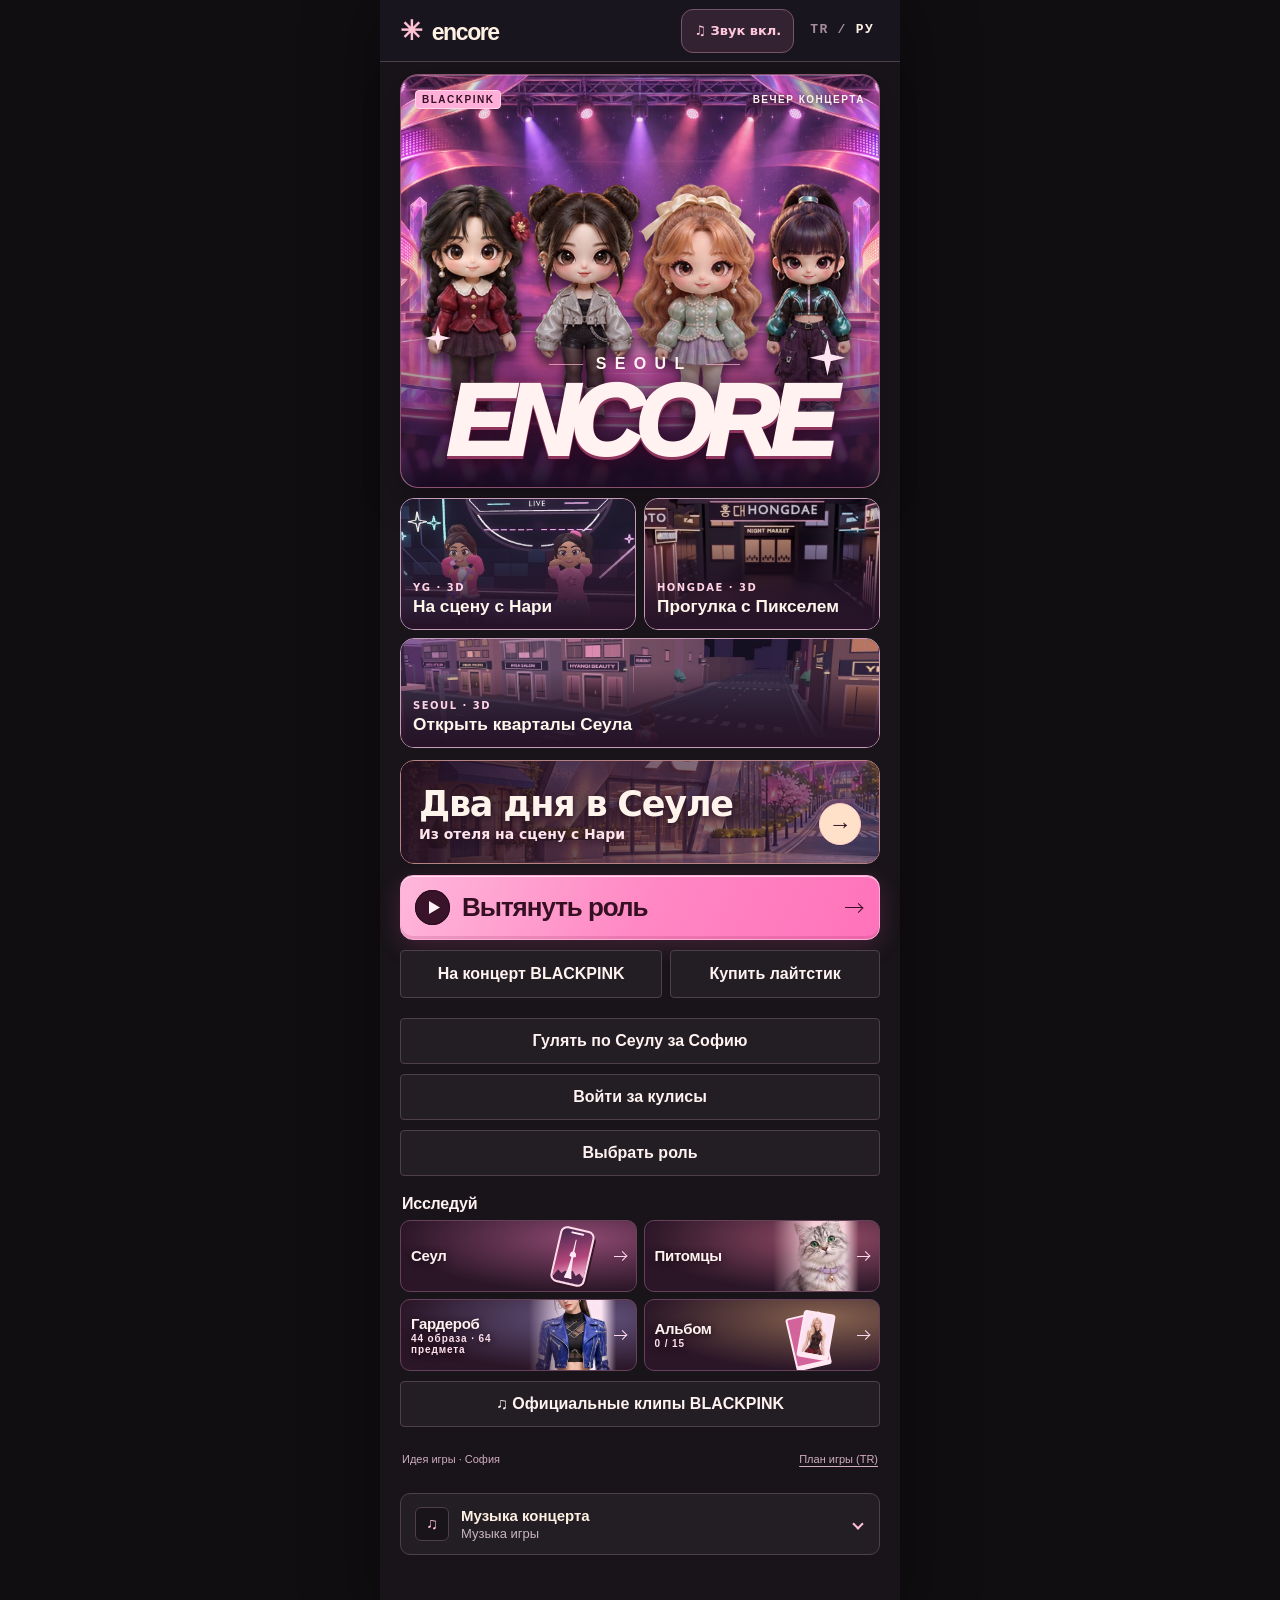
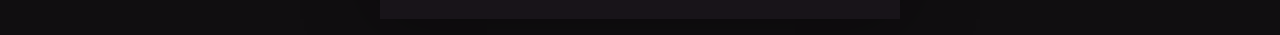
<file: index.html>
<!doctype html>
<html lang="ru"><head><meta charset="utf-8"><meta name="viewport" content="width=device-width,initial-scale=1,viewport-fit=cover"><meta name="theme-color" content="#181419"><meta name="apple-mobile-web-app-capable" content="yes"><link rel="apple-touch-icon" href="tour-icon.png"><link rel="icon" href="tour-icon.png"><link rel="manifest" href="game.webmanifest"><meta name="robots" content="noindex,nofollow"><title>Seoul Encore</title><link rel="stylesheet" href="style.css?v=bb6bf5d4a">
<link rel="stylesheet" href="lobby.css?v=7c6d91d5d">
<link rel="stylesheet" href="pets.css?v=257b6e7c5">
<link rel="stylesheet" href="city.css?v=68fb6727c">
<link rel="stylesheet" href="studio.css?v=98a691985">
<link rel="stylesheet" href="crew-game.css?v=f1055266a">
<link rel="stylesheet" href="encore.css?v=20cb58877">
<link rel="stylesheet" href="world.css?v=5548cba34">
<link rel="stylesheet" href="performance.css?v=3215c75b6">
<link rel="stylesheet" href="hongdae.css?v=1111312d8">
<link rel="stylesheet" href="booth.css?v=29f3ccadb">
<link rel="stylesheet" href="lightstick.css?v=4ac6e2a15">
<link rel="stylesheet" href="seoul-walk.css?v=0a923f950">
<link rel="stylesheet" href="soyeon-train.css?v=4237cc15f">
<link rel="stylesheet" href="yuna-light.css?v=b2fe25290">
<link rel="stylesheet" href="ari-bag.css?v=3a0afefe7">
<link rel="stylesheet" href="manager-mic.css?v=e9d530d8d">
<link rel="stylesheet" href="lisa-mic.css?v=e4e3bd9de">
<link rel="stylesheet" href="official-show.css?v=e4a9f442a">
<link rel="stylesheet" href="concert-track.css?v=2072c8d33">
<link rel="stylesheet" href="chapter.css?v=956c1ce29">
<link rel="stylesheet" href="chapter-hongdae.css?v=a49e729c3">
<link rel="stylesheet" href="chapter-dance.css?v=e6dc92d7d">
</head>
<body><div id="app"></div><p id="storage" role="status"></p><script type="module" src="runtime/game-b4c759a881d9.js"></script></body></html>
</file>
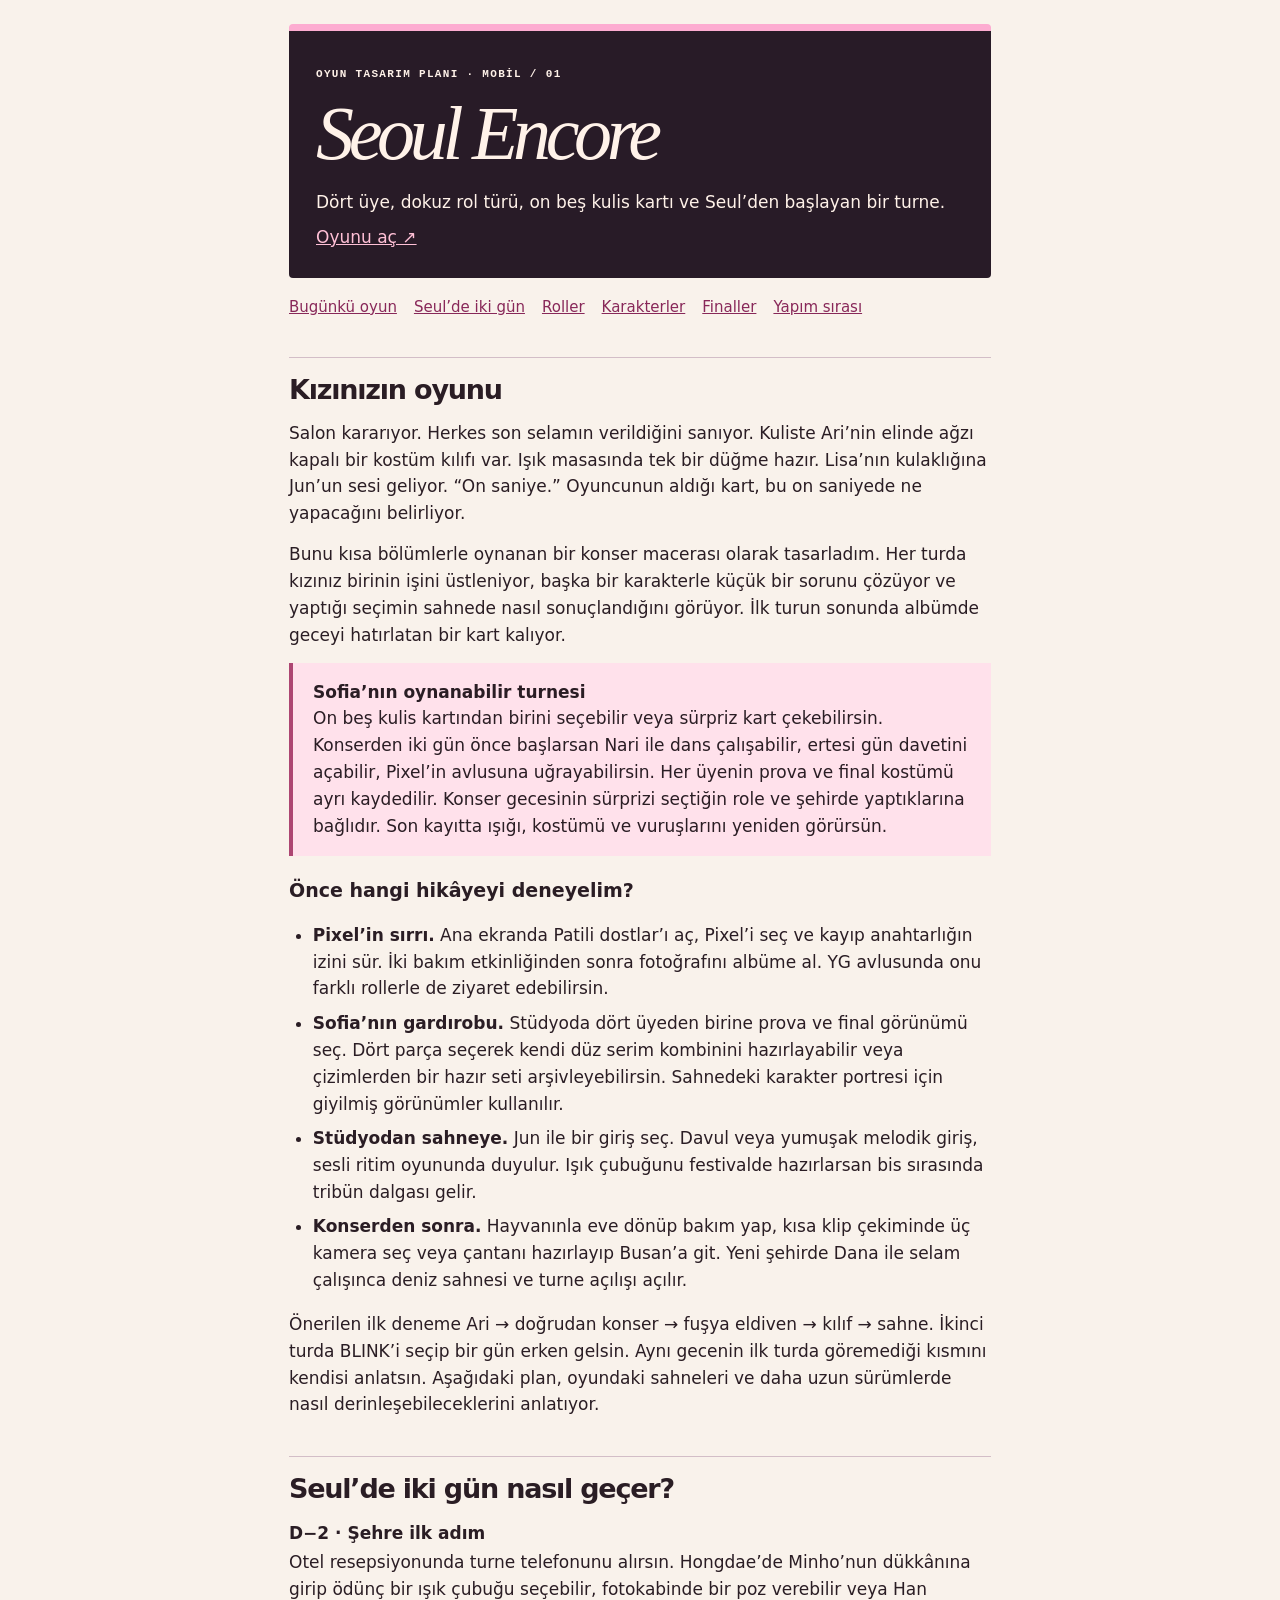
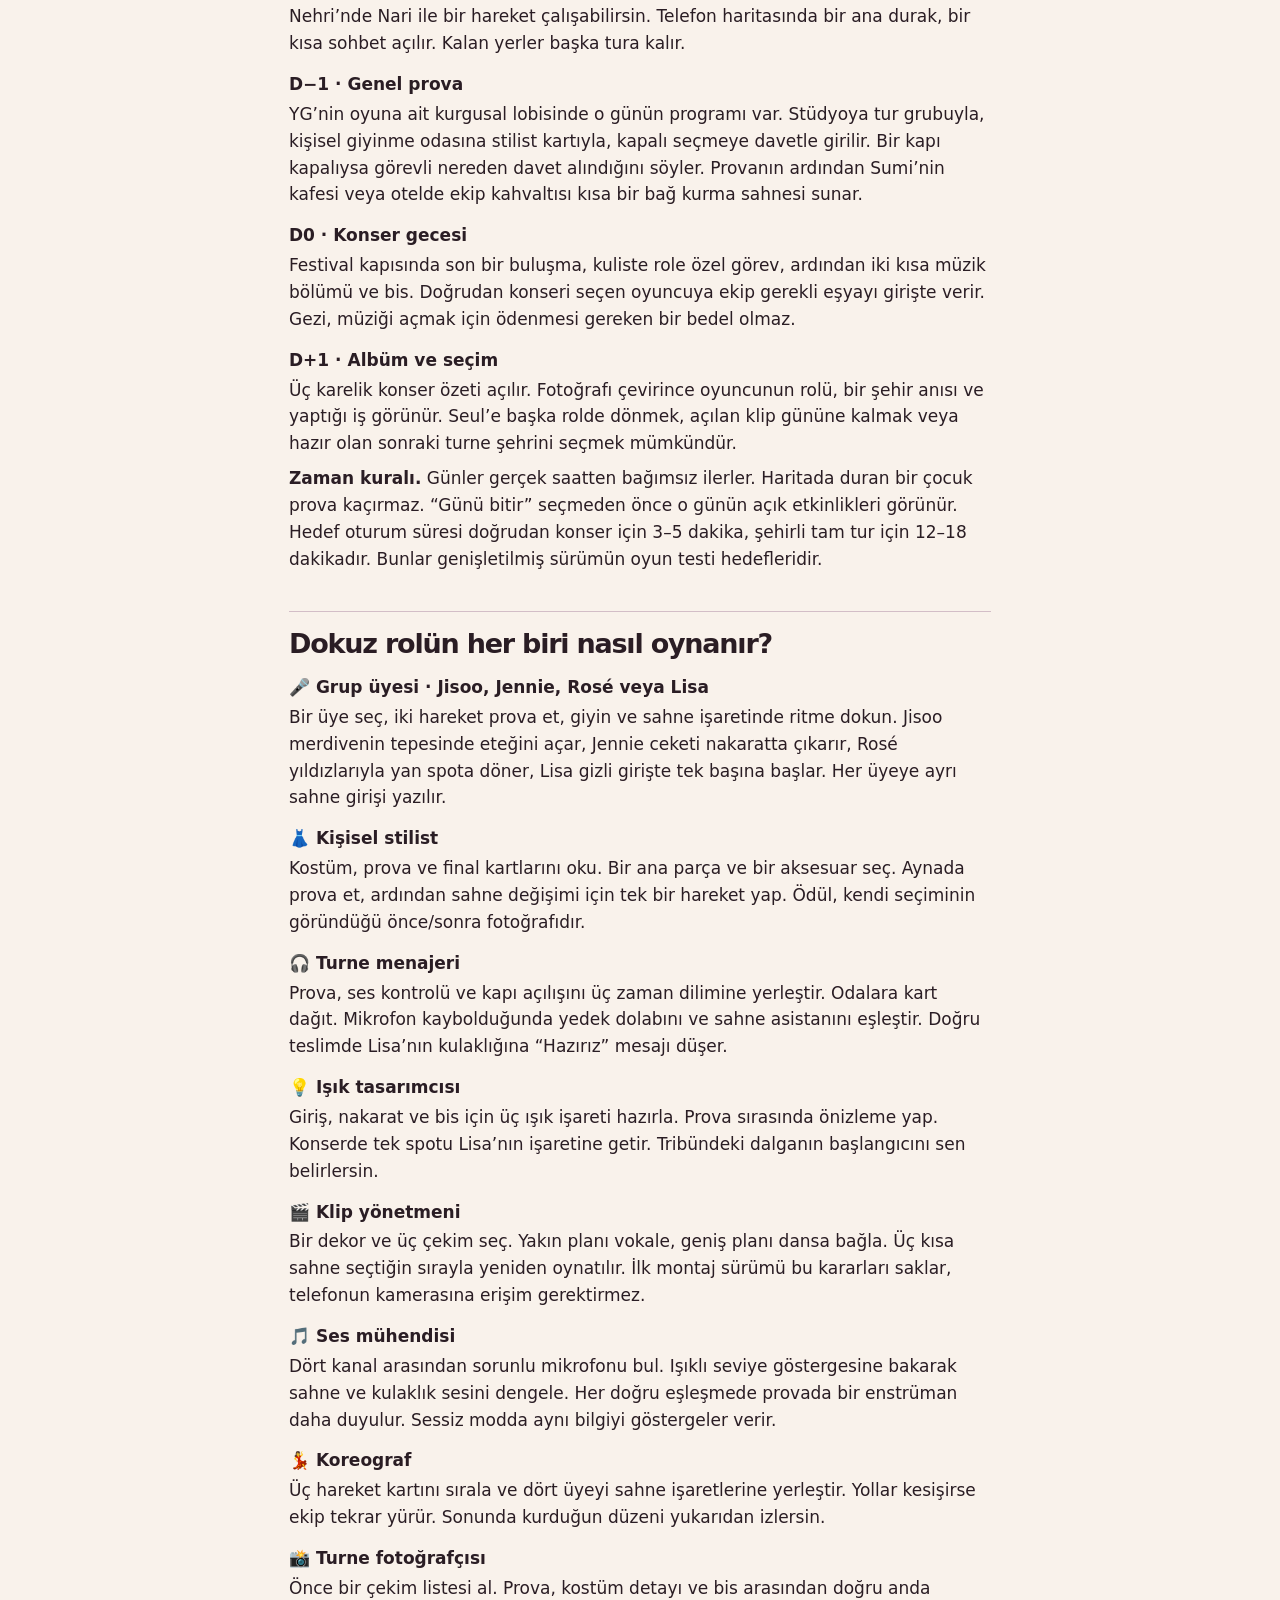
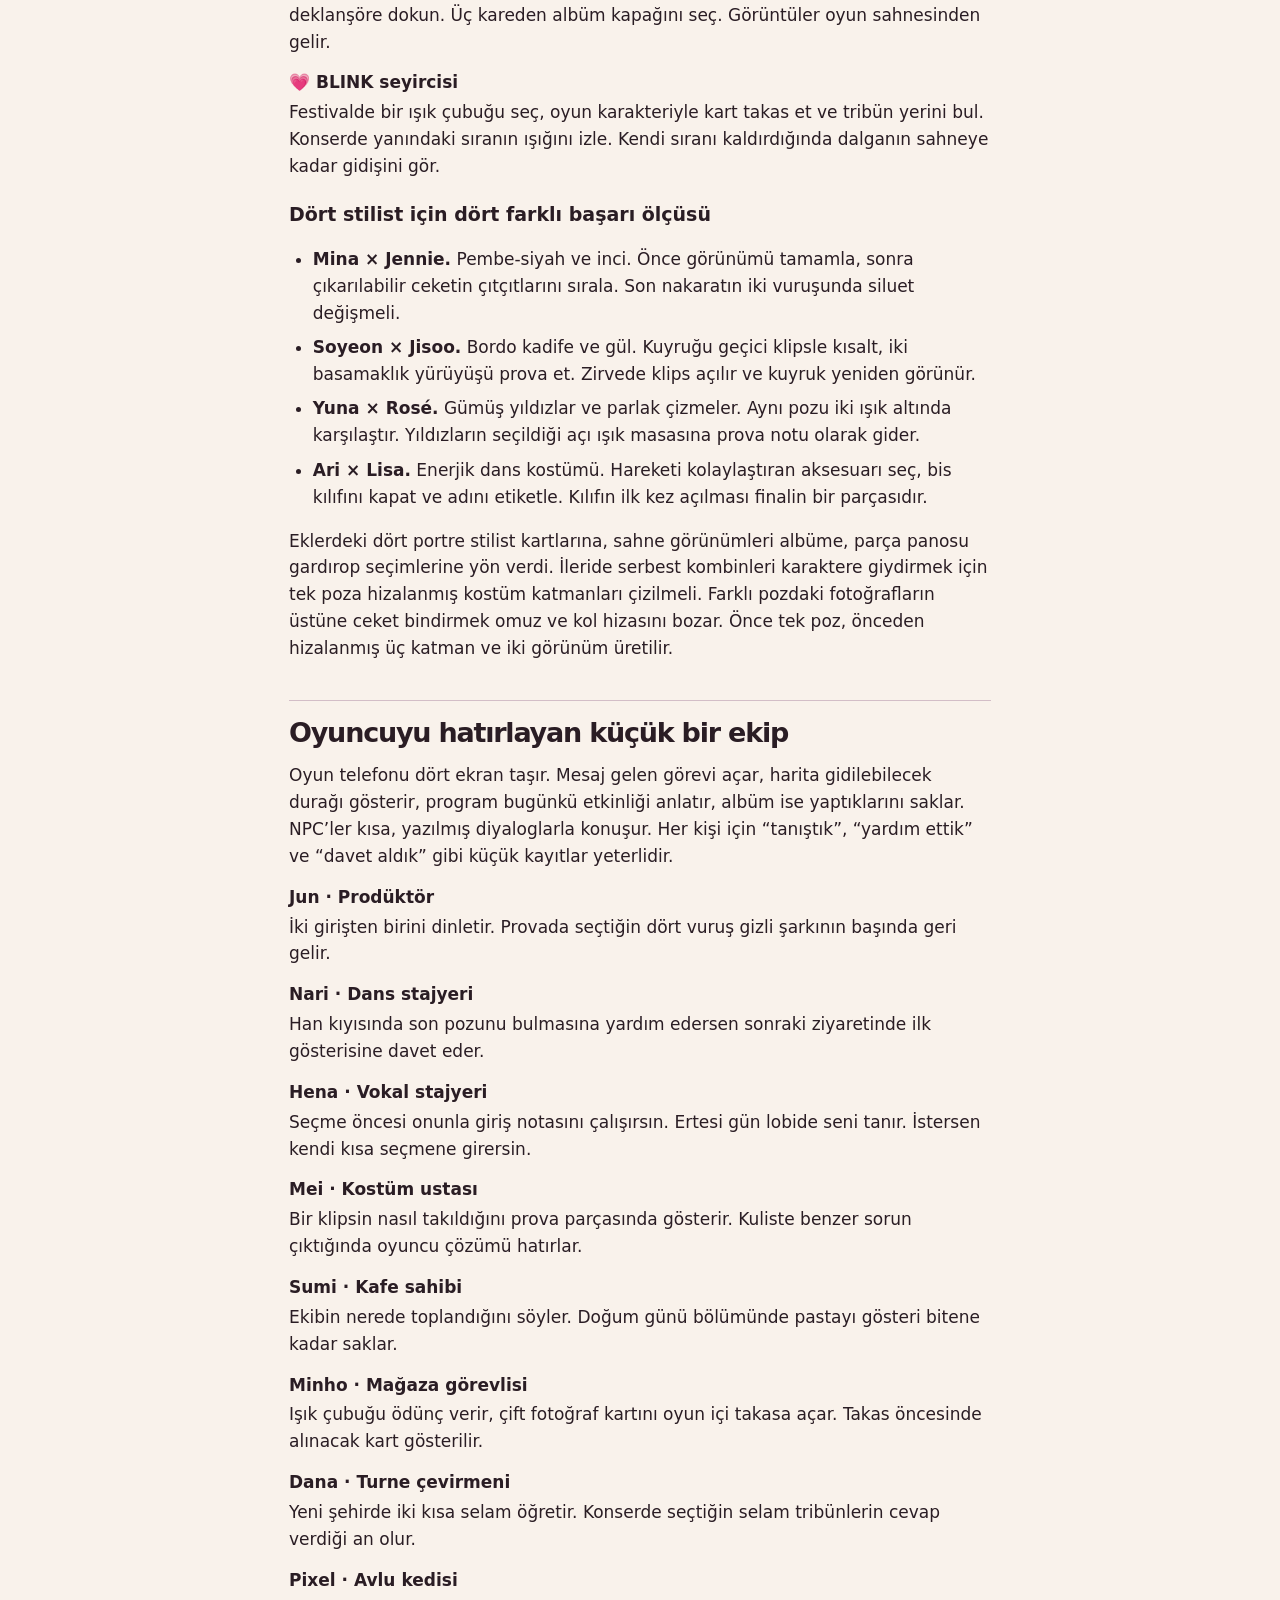
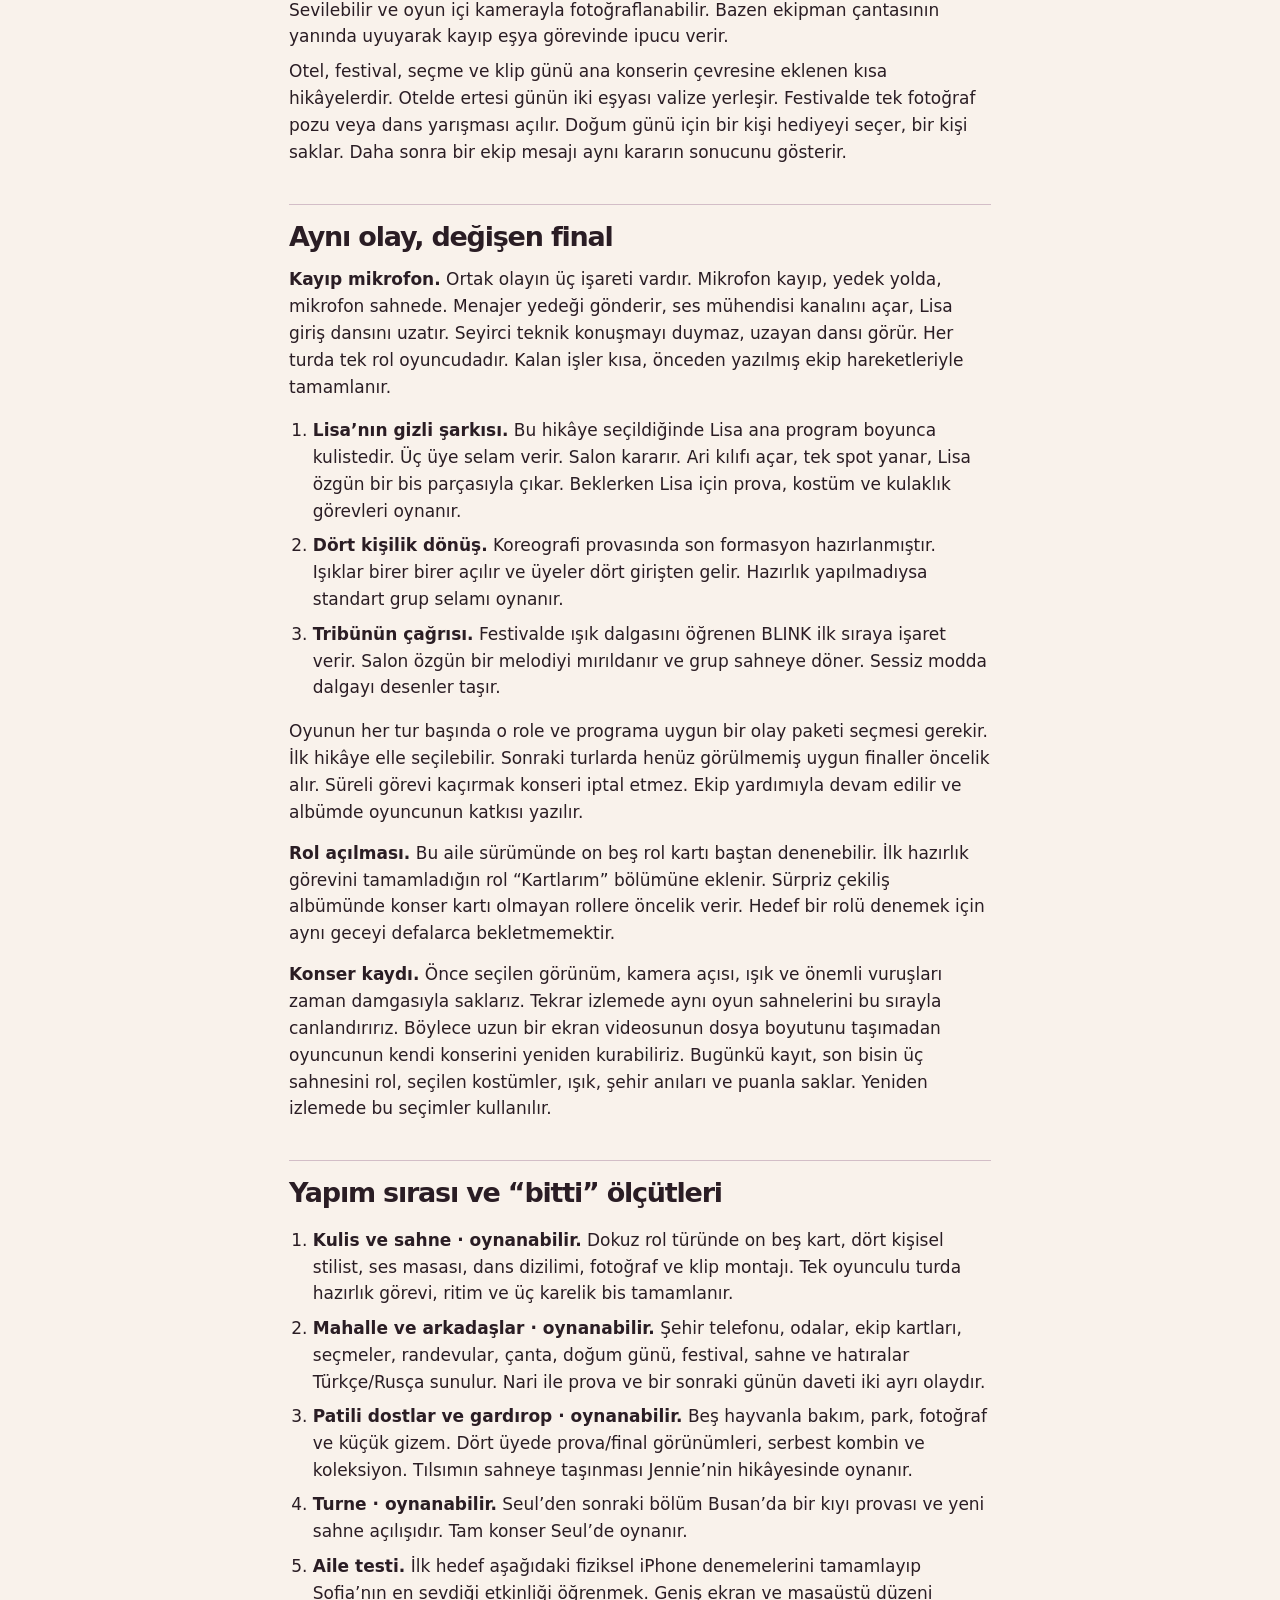
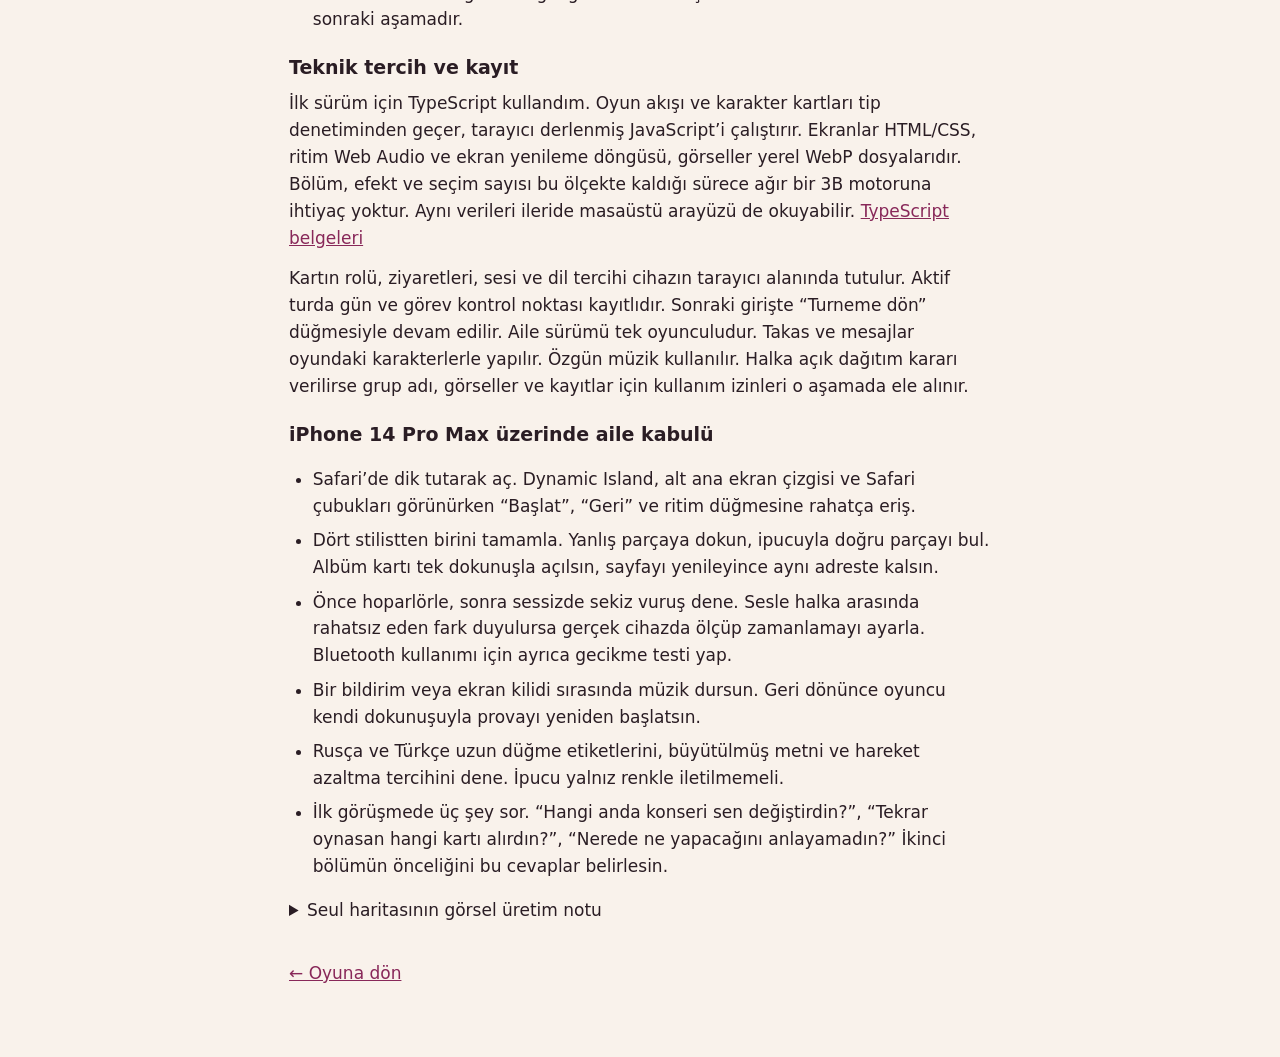
<file: plan.html>
<!doctype html>
<html lang="tr"><head><meta charset="utf-8"><meta name="viewport" content="width=device-width, initial-scale=1, viewport-fit=cover"><title>Seoul Encore · Oyun tasarım planı</title>
<style>
*{box-sizing:border-box}body{margin:0;color:#2a1d24;background:#f9f2eb;font:17px/1.58 system-ui,sans-serif}article{max-width:790px;margin:auto;padding:24px clamp(17px,5vw,44px) 70px}header{background:#281b27;color:#fff2e9;border-top:7px solid #fdacd1;padding:27px;border-radius:4px}header p{margin-bottom:0}h1{font:italic clamp(42px,10vw,76px)/1 Georgia,serif;margin:10px 0 18px;letter-spacing:-.07em}h2{font-size:27px;line-height:1.2;letter-spacing:-.045em;margin:38px 0 13px;border-top:1px solid #d3bec7;padding-top:16px}h3{font-size:19px;margin-bottom:4px}p{margin:8px 0 14px}a{color:#882859}a:focus-visible{outline:3px solid #882859}header a{color:#ffc0d6}.tag{font:700 11px ui-monospace,Menlo,monospace;letter-spacing:.12em}li{margin:.45em 0}ul,ol{padding-left:1.4em}.table{display:grid;gap:0}dl{margin:0}dt{font-weight:750;margin-top:14px}dd{margin:3px 0 0}aside{background:#ffe1eb;padding:16px 20px;border-left:4px solid #ad4672}nav{display:flex;flex-wrap:wrap;gap:8px 17px;font-size:15px;margin:18px 0}section{scroll-margin-top:16px}footer{margin-top:36px}
</style></head><body><article>
<header><span class="tag">OYUN TASARIM PLANI · MOBİL / 01</span><h1>Seoul Encore</h1><p>Dört üye, dokuz rol türü, on beş kulis kartı ve Seul’den başlayan bir turne.</p><p><a href="./">Oyunu aç ↗</a></p></header>
<nav aria-label="İçindekiler"><a href="#bugun">Bugünkü oyun</a><a href="#seul">Seul’de iki gün</a><a href="#roller">Roller</a><a href="#dostlar">Karakterler</a><a href="#bis">Finaller</a><a href="#uretim">Yapım sırası</a></nav>

<section id="bugun"><h2>Kızınızın oyunu</h2>
<p>Salon kararıyor. Herkes son selamın verildiğini sanıyor. Kuliste Ari’nin elinde ağzı kapalı bir kostüm kılıfı var. Işık masasında tek bir düğme hazır. Lisa’nın kulaklığına Jun’un sesi geliyor. “On saniye.” Oyuncunun aldığı kart, bu on saniyede ne yapacağını belirliyor.</p>
<p>Bunu kısa bölümlerle oynanan bir konser macerası olarak tasarladım. Her turda kızınız birinin işini üstleniyor, başka bir karakterle küçük bir sorunu çözüyor ve yaptığı seçimin sahnede nasıl sonuçlandığını görüyor. İlk turun sonunda albümde geceyi hatırlatan bir kart kalıyor.</p>
<aside><b>Sofia’nın oynanabilir turnesi</b><br>On beş kulis kartından birini seçebilir veya sürpriz kart çekebilirsin. Konserden iki gün önce başlarsan Nari ile dans çalışabilir, ertesi gün davetini açabilir, Pixel’in avlusuna uğrayabilirsin. Her üyenin prova ve final kostümü ayrı kaydedilir. Konser gecesinin sürprizi seçtiğin role ve şehirde yaptıklarına bağlıdır. Son kayıtta ışığı, kostümü ve vuruşlarını yeniden görürsün.</aside>
<h3>Önce hangi hikâyeyi deneyelim?</h3>
<ul><li><b>Pixel’in sırrı.</b> Ana ekranda Patili dostlar’ı aç, Pixel’i seç ve kayıp anahtarlığın izini sür. İki bakım etkinliğinden sonra fotoğrafını albüme al. YG avlusunda onu farklı rollerle de ziyaret edebilirsin.</li>
<li><b>Sofia’nın gardırobu.</b> Stüdyoda dört üyeden birine prova ve final görünümü seç. Dört parça seçerek kendi düz serim kombinini hazırlayabilir veya çizimlerden bir hazır seti arşivleyebilirsin. Sahnedeki karakter portresi için giyilmiş görünümler kullanılır.</li>
<li><b>Stüdyodan sahneye.</b> Jun ile bir giriş seç. Davul veya yumuşak melodik giriş, sesli ritim oyununda duyulur. Işık çubuğunu festivalde hazırlarsan bis sırasında tribün dalgası gelir.</li>
<li><b>Konserden sonra.</b> Hayvanınla eve dönüp bakım yap, kısa klip çekiminde üç kamera seç veya çantanı hazırlayıp Busan’a git. Yeni şehirde Dana ile selam çalışınca deniz sahnesi ve turne açılışı açılır.</li></ul>
<p>Önerilen ilk deneme Ari → doğrudan konser → fuşya eldiven → kılıf → sahne. İkinci turda BLINK’i seçip bir gün erken gelsin. Aynı gecenin ilk turda göremediği kısmını kendisi anlatsın. Aşağıdaki plan, oyundaki sahneleri ve daha uzun sürümlerde nasıl derinleşebileceklerini anlatıyor.</p></section>

<section id="seul"><h2>Seul’de iki gün nasıl geçer?</h2>
<dl><dt>D−2 · Şehre ilk adım</dt><dd>Otel resepsiyonunda turne telefonunu alırsın. Hongdae’de Minho’nun dükkânına girip ödünç bir ışık çubuğu seçebilir, fotokabinde bir poz verebilir veya Han Nehri’nde Nari ile bir hareket çalışabilirsin. Telefon haritasında bir ana durak, bir kısa sohbet açılır. Kalan yerler başka tura kalır.</dd>
<dt>D−1 · Genel prova</dt><dd>YG’nin oyuna ait kurgusal lobisinde o günün programı var. Stüdyoya tur grubuyla, kişisel giyinme odasına stilist kartıyla, kapalı seçmeye davetle girilir. Bir kapı kapalıysa görevli nereden davet alındığını söyler. Provanın ardından Sumi’nin kafesi veya otelde ekip kahvaltısı kısa bir bağ kurma sahnesi sunar.</dd>
<dt>D0 · Konser gecesi</dt><dd>Festival kapısında son bir buluşma, kuliste role özel görev, ardından iki kısa müzik bölümü ve bis. Doğrudan konseri seçen oyuncuya ekip gerekli eşyayı girişte verir. Gezi, müziği açmak için ödenmesi gereken bir bedel olmaz.</dd>
<dt>D+1 · Albüm ve seçim</dt><dd>Üç karelik konser özeti açılır. Fotoğrafı çevirince oyuncunun rolü, bir şehir anısı ve yaptığı iş görünür. Seul’e başka rolde dönmek, açılan klip gününe kalmak veya hazır olan sonraki turne şehrini seçmek mümkündür.</dd></dl>
<p><b>Zaman kuralı.</b> Günler gerçek saatten bağımsız ilerler. Haritada duran bir çocuk prova kaçırmaz. “Günü bitir” seçmeden önce o günün açık etkinlikleri görünür. Hedef oturum süresi doğrudan konser için 3–5 dakika, şehirli tam tur için 12–18 dakikadır. Bunlar genişletilmiş sürümün oyun testi hedefleridir.</p></section>

<section id="roller"><h2>Dokuz rolün her biri nasıl oynanır?</h2>
<dl><dt>🎤 Grup üyesi · Jisoo, Jennie, Rosé veya Lisa</dt><dd>Bir üye seç, iki hareket prova et, giyin ve sahne işaretinde ritme dokun. Jisoo merdivenin tepesinde eteğini açar, Jennie ceketi nakaratta çıkarır, Rosé yıldızlarıyla yan spota döner, Lisa gizli girişte tek başına başlar. Her üyeye ayrı sahne girişi yazılır.</dd>
<dt>👗 Kişisel stilist</dt><dd>Kostüm, prova ve final kartlarını oku. Bir ana parça ve bir aksesuar seç. Aynada prova et, ardından sahne değişimi için tek bir hareket yap. Ödül, kendi seçiminin göründüğü önce/sonra fotoğrafıdır.</dd>
<dt>🎧 Turne menajeri</dt><dd>Prova, ses kontrolü ve kapı açılışını üç zaman dilimine yerleştir. Odalara kart dağıt. Mikrofon kaybolduğunda yedek dolabını ve sahne asistanını eşleştir. Doğru teslimde Lisa’nın kulaklığına “Hazırız” mesajı düşer.</dd>
<dt>💡 Işık tasarımcısı</dt><dd>Giriş, nakarat ve bis için üç ışık işareti hazırla. Prova sırasında önizleme yap. Konserde tek spotu Lisa’nın işaretine getir. Tribündeki dalganın başlangıcını sen belirlersin.</dd>
<dt>🎬 Klip yönetmeni</dt><dd>Bir dekor ve üç çekim seç. Yakın planı vokale, geniş planı dansa bağla. Üç kısa sahne seçtiğin sırayla yeniden oynatılır. İlk montaj sürümü bu kararları saklar, telefonun kamerasına erişim gerektirmez.</dd>
<dt>🎵 Ses mühendisi</dt><dd>Dört kanal arasından sorunlu mikrofonu bul. Işıklı seviye göstergesine bakarak sahne ve kulaklık sesini dengele. Her doğru eşleşmede provada bir enstrüman daha duyulur. Sessiz modda aynı bilgiyi göstergeler verir.</dd>
<dt>💃 Koreograf</dt><dd>Üç hareket kartını sırala ve dört üyeyi sahne işaretlerine yerleştir. Yollar kesişirse ekip tekrar yürür. Sonunda kurduğun düzeni yukarıdan izlersin.</dd>
<dt>📸 Turne fotoğrafçısı</dt><dd>Önce bir çekim listesi al. Prova, kostüm detayı ve bis arasından doğru anda deklanşöre dokun. Üç kareden albüm kapağını seç. Görüntüler oyun sahnesinden gelir.</dd>
<dt>💗 BLINK seyircisi</dt><dd>Festivalde bir ışık çubuğu seç, oyun karakteriyle kart takas et ve tribün yerini bul. Konserde yanındaki sıranın ışığını izle. Kendi sıranı kaldırdığında dalganın sahneye kadar gidişini gör.</dd></dl>
<h3>Dört stilist için dört farklı başarı ölçüsü</h3>
<ul><li><b>Mina × Jennie.</b> Pembe-siyah ve inci. Önce görünümü tamamla, sonra çıkarılabilir ceketin çıtçıtlarını sırala. Son nakaratın iki vuruşunda siluet değişmeli.</li>
<li><b>Soyeon × Jisoo.</b> Bordo kadife ve gül. Kuyruğu geçici klipsle kısalt, iki basamaklık yürüyüşü prova et. Zirvede klips açılır ve kuyruk yeniden görünür.</li>
<li><b>Yuna × Rosé.</b> Gümüş yıldızlar ve parlak çizmeler. Aynı pozu iki ışık altında karşılaştır. Yıldızların seçildiği açı ışık masasına prova notu olarak gider.</li>
<li><b>Ari × Lisa.</b> Enerjik dans kostümü. Hareketi kolaylaştıran aksesuarı seç, bis kılıfını kapat ve adını etiketle. Kılıfın ilk kez açılması finalin bir parçasıdır.</li></ul>
<p>Eklerdeki dört portre stilist kartlarına, sahne görünümleri albüme, parça panosu gardırop seçimlerine yön verdi. İleride serbest kombinleri karaktere giydirmek için tek poza hizalanmış kostüm katmanları çizilmeli. Farklı pozdaki fotoğrafların üstüne ceket bindirmek omuz ve kol hizasını bozar. Önce tek poz, önceden hizalanmış üç katman ve iki görünüm üretilir.</p></section>

<section id="dostlar"><h2>Oyuncuyu hatırlayan küçük bir ekip</h2>
<p>Oyun telefonu dört ekran taşır. Mesaj gelen görevi açar, harita gidilebilecek durağı gösterir, program bugünkü etkinliği anlatır, albüm ise yaptıklarını saklar. NPC’ler kısa, yazılmış diyaloglarla konuşur. Her kişi için “tanıştık”, “yardım ettik” ve “davet aldık” gibi küçük kayıtlar yeterlidir.</p>
<dl><dt>Jun · Prodüktör</dt><dd>İki girişten birini dinletir. Provada seçtiğin dört vuruş gizli şarkının başında geri gelir.</dd>
<dt>Nari · Dans stajyeri</dt><dd>Han kıyısında son pozunu bulmasına yardım edersen sonraki ziyaretinde ilk gösterisine davet eder.</dd>
<dt>Hena · Vokal stajyeri</dt><dd>Seçme öncesi onunla giriş notasını çalışırsın. Ertesi gün lobide seni tanır. İstersen kendi kısa seçmene girersin.</dd>
<dt>Mei · Kostüm ustası</dt><dd>Bir klipsin nasıl takıldığını prova parçasında gösterir. Kuliste benzer sorun çıktığında oyuncu çözümü hatırlar.</dd>
<dt>Sumi · Kafe sahibi</dt><dd>Ekibin nerede toplandığını söyler. Doğum günü bölümünde pastayı gösteri bitene kadar saklar.</dd>
<dt>Minho · Mağaza görevlisi</dt><dd>Işık çubuğu ödünç verir, çift fotoğraf kartını oyun içi takasa açar. Takas öncesinde alınacak kart gösterilir.</dd>
<dt>Dana · Turne çevirmeni</dt><dd>Yeni şehirde iki kısa selam öğretir. Konserde seçtiğin selam tribünlerin cevap verdiği an olur.</dd>
<dt>Pixel · Avlu kedisi</dt><dd>Sevilebilir ve oyun içi kamerayla fotoğraflanabilir. Bazen ekipman çantasının yanında uyuyarak kayıp eşya görevinde ipucu verir.</dd></dl>
<p>Otel, festival, seçme ve klip günü ana konserin çevresine eklenen kısa hikâyelerdir. Otelde ertesi günün iki eşyası valize yerleşir. Festivalde tek fotoğraf pozu veya dans yarışması açılır. Doğum günü için bir kişi hediyeyi seçer, bir kişi saklar. Daha sonra bir ekip mesajı aynı kararın sonucunu gösterir.</p></section>

<section id="bis"><h2>Aynı olay, değişen final</h2>
<p><b>Kayıp mikrofon.</b> Ortak olayın üç işareti vardır. Mikrofon kayıp, yedek yolda, mikrofon sahnede. Menajer yedeği gönderir, ses mühendisi kanalını açar, Lisa giriş dansını uzatır. Seyirci teknik konuşmayı duymaz, uzayan dansı görür. Her turda tek rol oyuncudadır. Kalan işler kısa, önceden yazılmış ekip hareketleriyle tamamlanır.</p>
<ol><li><b>Lisa’nın gizli şarkısı.</b> Bu hikâye seçildiğinde Lisa ana program boyunca kulistedir. Üç üye selam verir. Salon kararır. Ari kılıfı açar, tek spot yanar, Lisa özgün bir bis parçasıyla çıkar. Beklerken Lisa için prova, kostüm ve kulaklık görevleri oynanır.</li>
<li><b>Dört kişilik dönüş.</b> Koreografi provasında son formasyon hazırlanmıştır. Işıklar birer birer açılır ve üyeler dört girişten gelir. Hazırlık yapılmadıysa standart grup selamı oynanır.</li>
<li><b>Tribünün çağrısı.</b> Festivalde ışık dalgasını öğrenen BLINK ilk sıraya işaret verir. Salon özgün bir melodiyi mırıldanır ve grup sahneye döner. Sessiz modda dalgayı desenler taşır.</li></ol>
<p>Oyunun her tur başında o role ve programa uygun bir olay paketi seçmesi gerekir. İlk hikâye elle seçilebilir. Sonraki turlarda henüz görülmemiş uygun finaller öncelik alır. Süreli görevi kaçırmak konseri iptal etmez. Ekip yardımıyla devam edilir ve albümde oyuncunun katkısı yazılır.</p>
<p><b>Rol açılması.</b> Bu aile sürümünde on beş rol kartı baştan denenebilir. İlk hazırlık görevini tamamladığın rol “Kartlarım” bölümüne eklenir. Sürpriz çekiliş albümünde konser kartı olmayan rollere öncelik verir. Hedef bir rolü denemek için aynı geceyi defalarca bekletmemektir.</p>
<p><b>Konser kaydı.</b> Önce seçilen görünüm, kamera açısı, ışık ve önemli vuruşları zaman damgasıyla saklarız. Tekrar izlemede aynı oyun sahnelerini bu sırayla canlandırırız. Böylece uzun bir ekran videosunun dosya boyutunu taşımadan oyuncunun kendi konserini yeniden kurabiliriz. Bugünkü kayıt, son bisin üç sahnesini rol, seçilen kostümler, ışık, şehir anıları ve puanla saklar. Yeniden izlemede bu seçimler kullanılır.</p></section>

<section id="uretim"><h2>Yapım sırası ve “bitti” ölçütleri</h2>
<ol><li><b>Kulis ve sahne · oynanabilir.</b> Dokuz rol türünde on beş kart, dört kişisel stilist, ses masası, dans dizilimi, fotoğraf ve klip montajı. Tek oyunculu turda hazırlık görevi, ritim ve üç karelik bis tamamlanır.</li>
<li><b>Mahalle ve arkadaşlar · oynanabilir.</b> Şehir telefonu, odalar, ekip kartları, seçmeler, randevular, çanta, doğum günü, festival, sahne ve hatıralar Türkçe/Rusça sunulur. Nari ile prova ve bir sonraki günün daveti iki ayrı olaydır.</li>
<li><b>Patili dostlar ve gardırop · oynanabilir.</b> Beş hayvanla bakım, park, fotoğraf ve küçük gizem. Dört üyede prova/final görünümleri, serbest kombin ve koleksiyon. Tılsımın sahneye taşınması Jennie’nin hikâyesinde oynanır.</li>
<li><b>Turne · oynanabilir.</b> Seul’den sonraki bölüm Busan’da bir kıyı provası ve yeni sahne açılışıdır. Tam konser Seul’de oynanır.</li>
<li><b>Aile testi.</b> İlk hedef aşağıdaki fiziksel iPhone denemelerini tamamlayıp Sofia’nın en sevdiği etkinliği öğrenmek. Geniş ekran ve masaüstü düzeni sonraki aşamadır.</li></ol>
<h3>Teknik tercih ve kayıt</h3>
<p>İlk sürüm için TypeScript kullandım. Oyun akışı ve karakter kartları tip denetiminden geçer, tarayıcı derlenmiş JavaScript’i çalıştırır. Ekranlar HTML/CSS, ritim Web Audio ve ekran yenileme döngüsü, görseller yerel WebP dosyalarıdır. Bölüm, efekt ve seçim sayısı bu ölçekte kaldığı sürece ağır bir 3B motoruna ihtiyaç yoktur. Aynı verileri ileride masaüstü arayüzü de okuyabilir. <a href="https://www.typescriptlang.org/">TypeScript belgeleri</a></p>
<p>Kartın rolü, ziyaretleri, sesi ve dil tercihi cihazın tarayıcı alanında tutulur.  Aktif turda gün ve görev kontrol noktası kayıtlıdır. Sonraki girişte “Turneme dön” düğmesiyle devam edilir. Aile sürümü tek oyunculudur. Takas ve mesajlar oyundaki karakterlerle yapılır. Özgün müzik kullanılır. Halka açık dağıtım kararı verilirse grup adı, görseller ve kayıtlar için kullanım izinleri o aşamada ele alınır.</p>
<h3>iPhone 14 Pro Max üzerinde aile kabulü</h3>
<ul><li>Safari’de dik tutarak aç. Dynamic Island, alt ana ekran çizgisi ve Safari çubukları görünürken “Başlat”, “Geri” ve ritim düğmesine rahatça eriş.</li>
<li>Dört stilistten birini tamamla. Yanlış parçaya dokun, ipucuyla doğru parçayı bul. Albüm kartı tek dokunuşla açılsın, sayfayı yenileyince aynı adreste kalsın.</li>
<li>Önce hoparlörle, sonra sessizde sekiz vuruş dene. Sesle halka arasında rahatsız eden fark duyulursa gerçek cihazda ölçüp zamanlamayı ayarla. Bluetooth kullanımı için ayrıca gecikme testi yap.</li>
<li>Bir bildirim veya ekran kilidi sırasında müzik dursun. Geri dönünce oyuncu kendi dokunuşuyla provayı yeniden başlatsın.</li>
<li>Rusça ve Türkçe uzun düğme etiketlerini, büyütülmüş metni ve hareket azaltma tercihini dene. İpucu yalnız renkle iletilmemeli.</li>
<li>İlk görüşmede üç şey sor. “Hangi anda konseri sen değiştirdin?”, “Tekrar oynasan hangi kartı alırdın?”, “Nerede ne yapacağını anlayamadın?” İkinci bölümün önceliğini bu cevaplar belirlesin.</li></ul>
<details><summary>Seul haritasının görsel üretim notu</summary><p>Oyun arka planı yerleşik ImageGen aracıyla üretildi. Sahne yönergesi, dokunma noktalarının görsel yerleşimini tarif ediyor.</p><p lang="en">A wide isometric miniature of Seoul at blue hour. Upper left, the Han river and a dance deck. Upper right, a violet glass music agency with a rooftop stage. Lower left, a café with a pink awning. Lower right, a courtyard with a bench and a white spotted cat. Connect them with a lavender lane. Use fuchsia lights, plum shadows and mint water. Leave the illustration free of labels so the game can add interactive pins.</p><a href="art/seoul-map.webp">Oyundaki harita görseli</a></details></section><footer><a href="./">← Oyuna dön</a></footer></article></body></html>
</file>
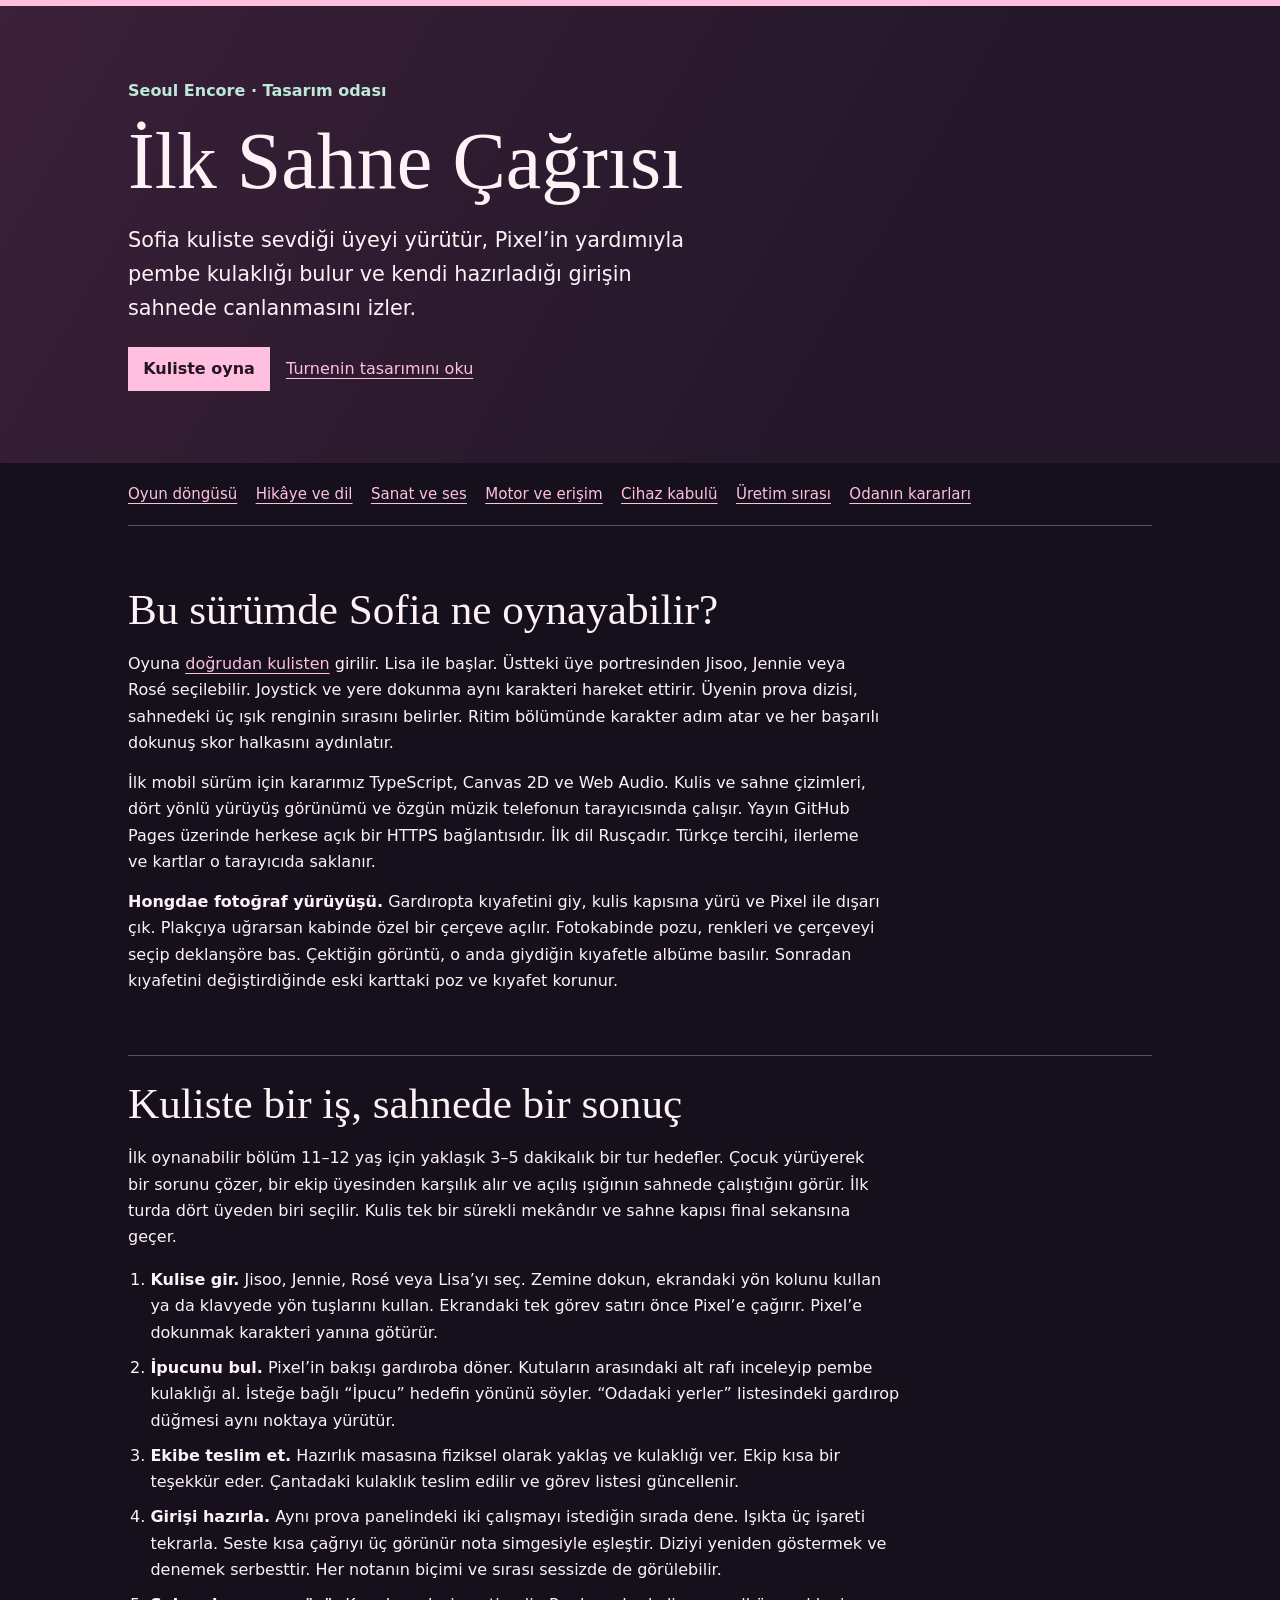
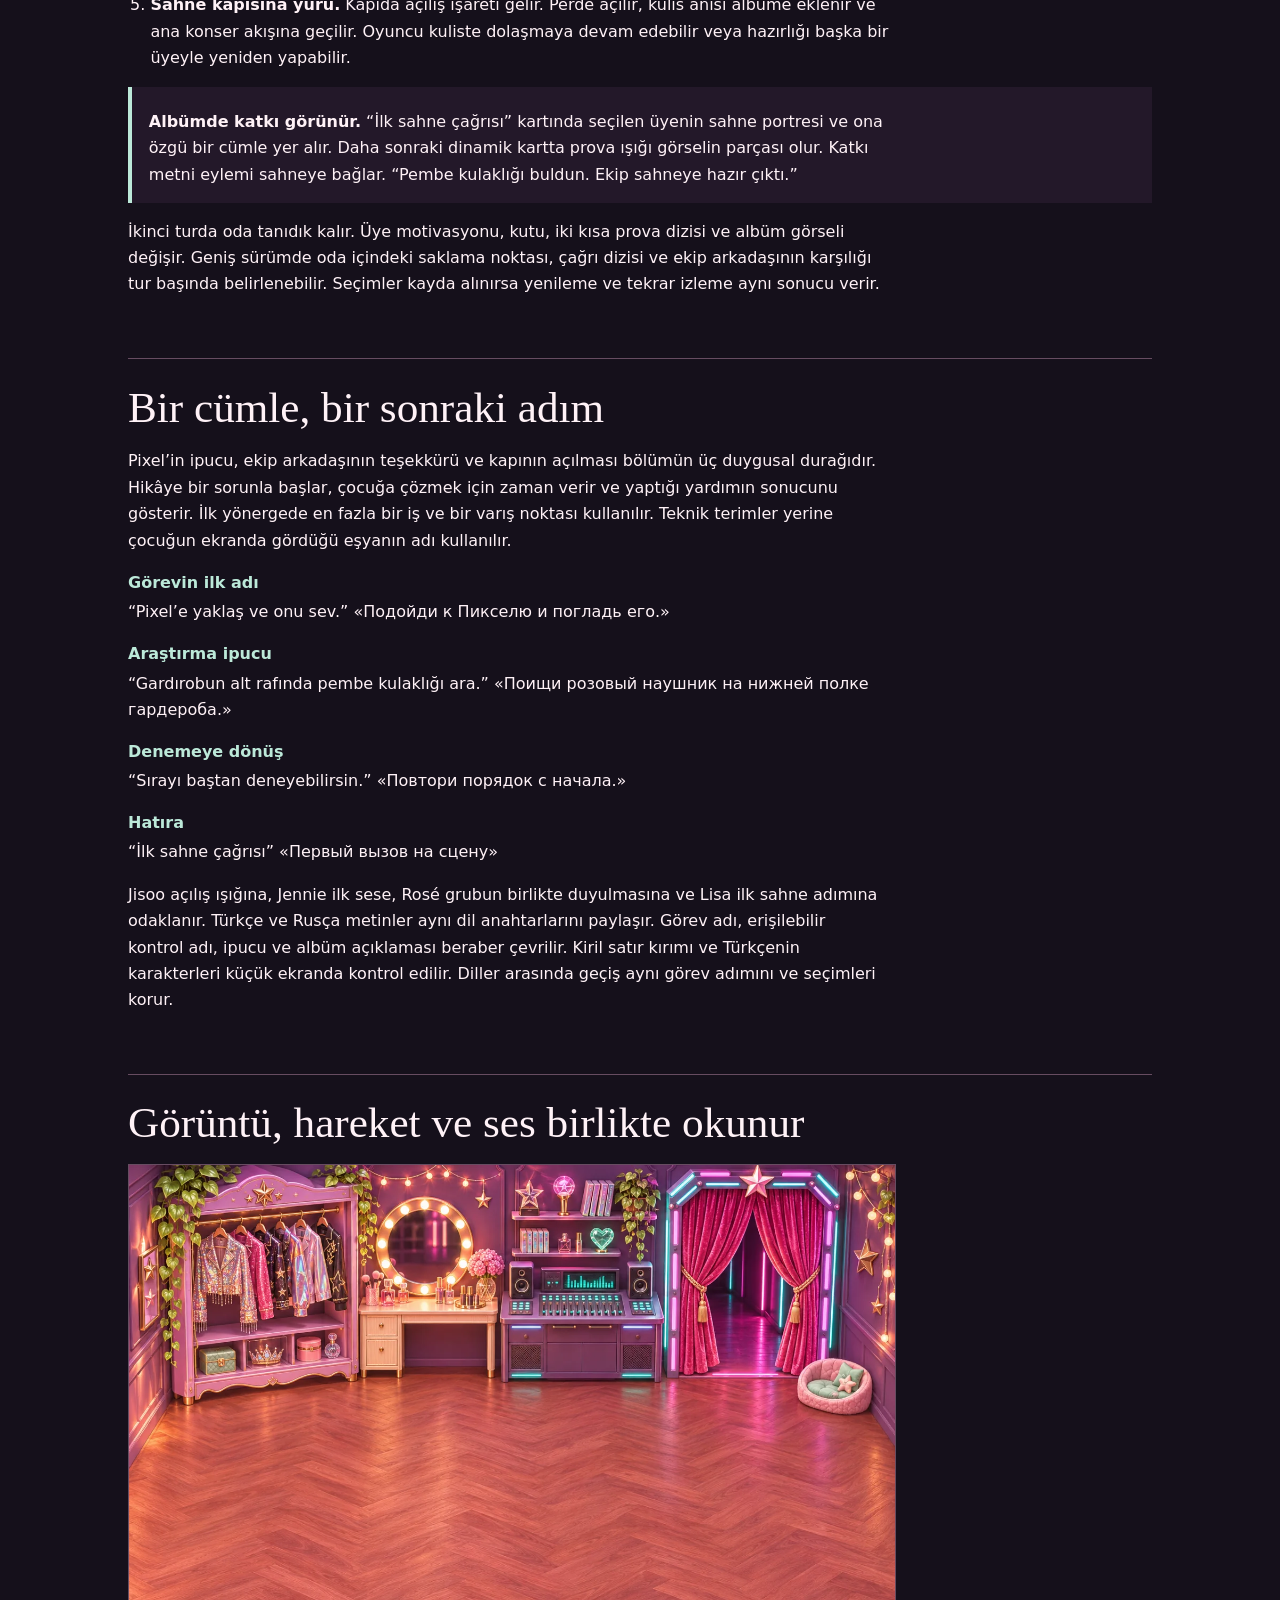
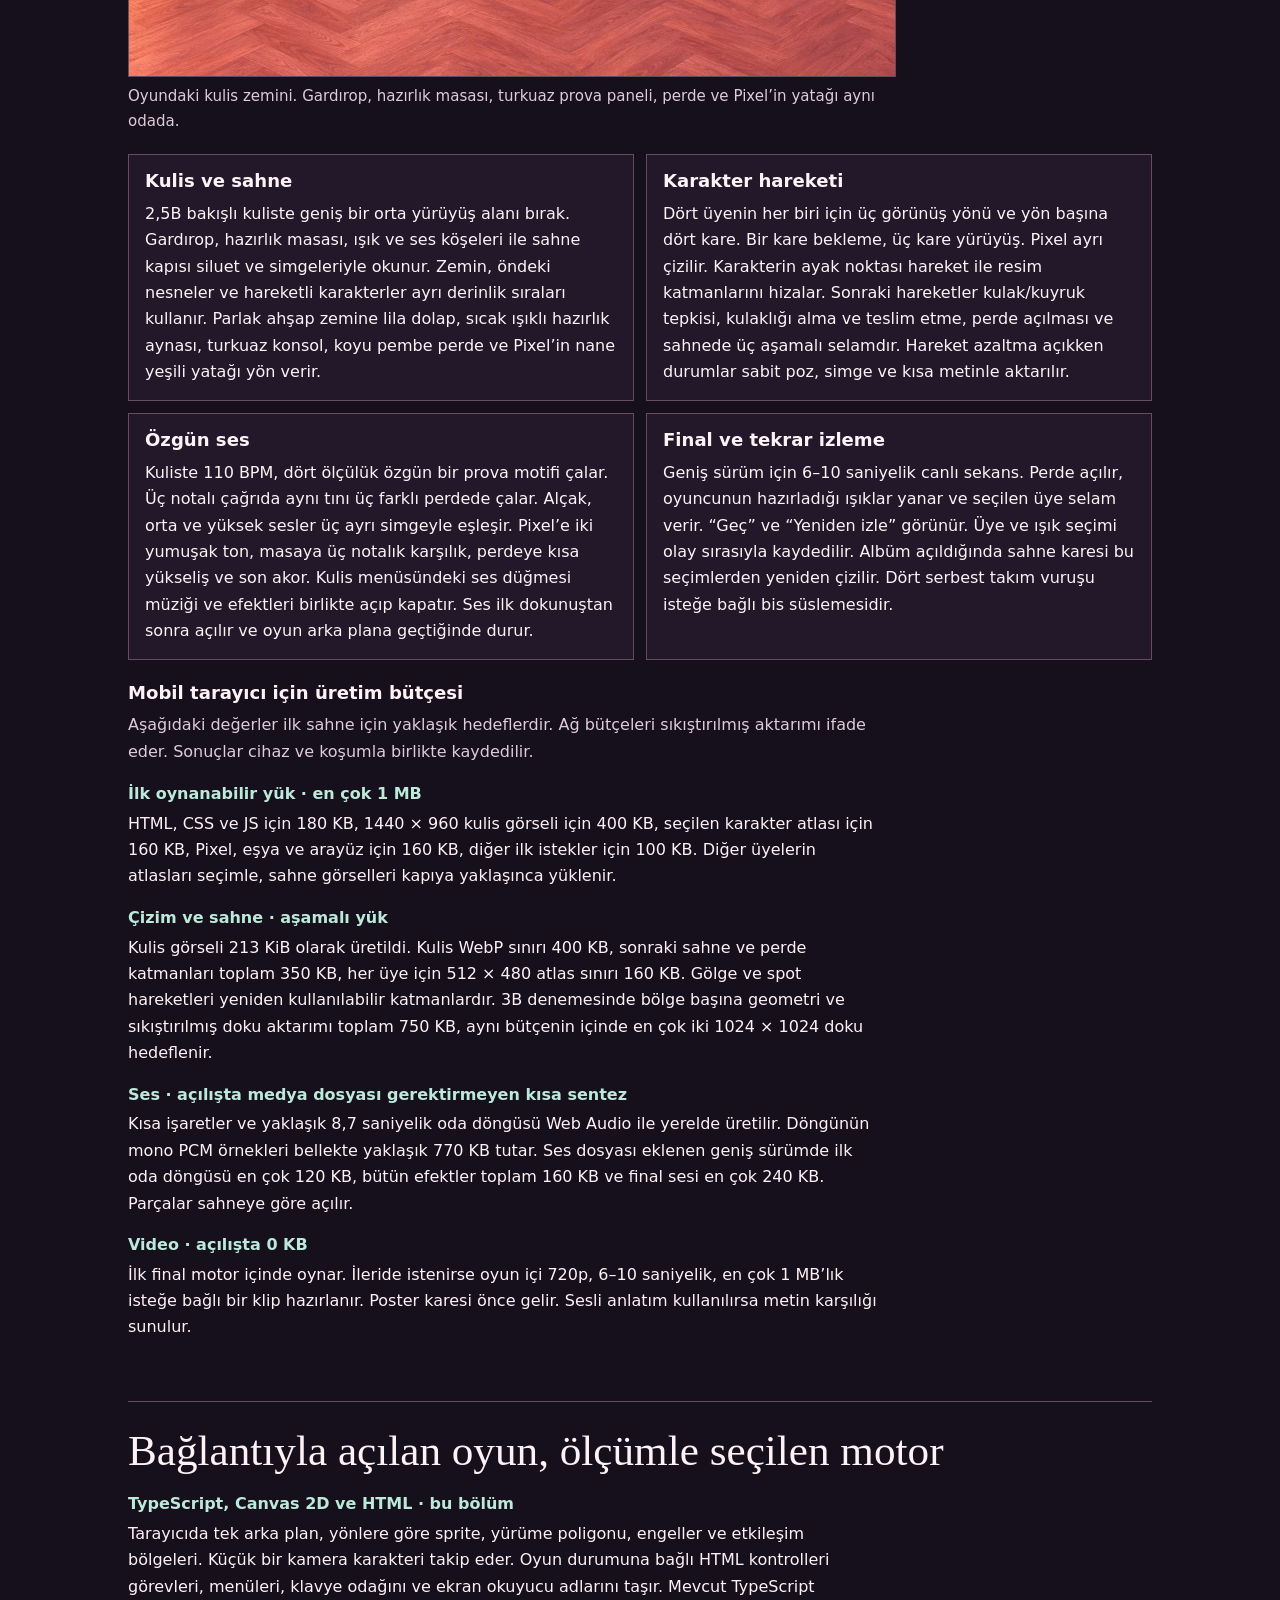
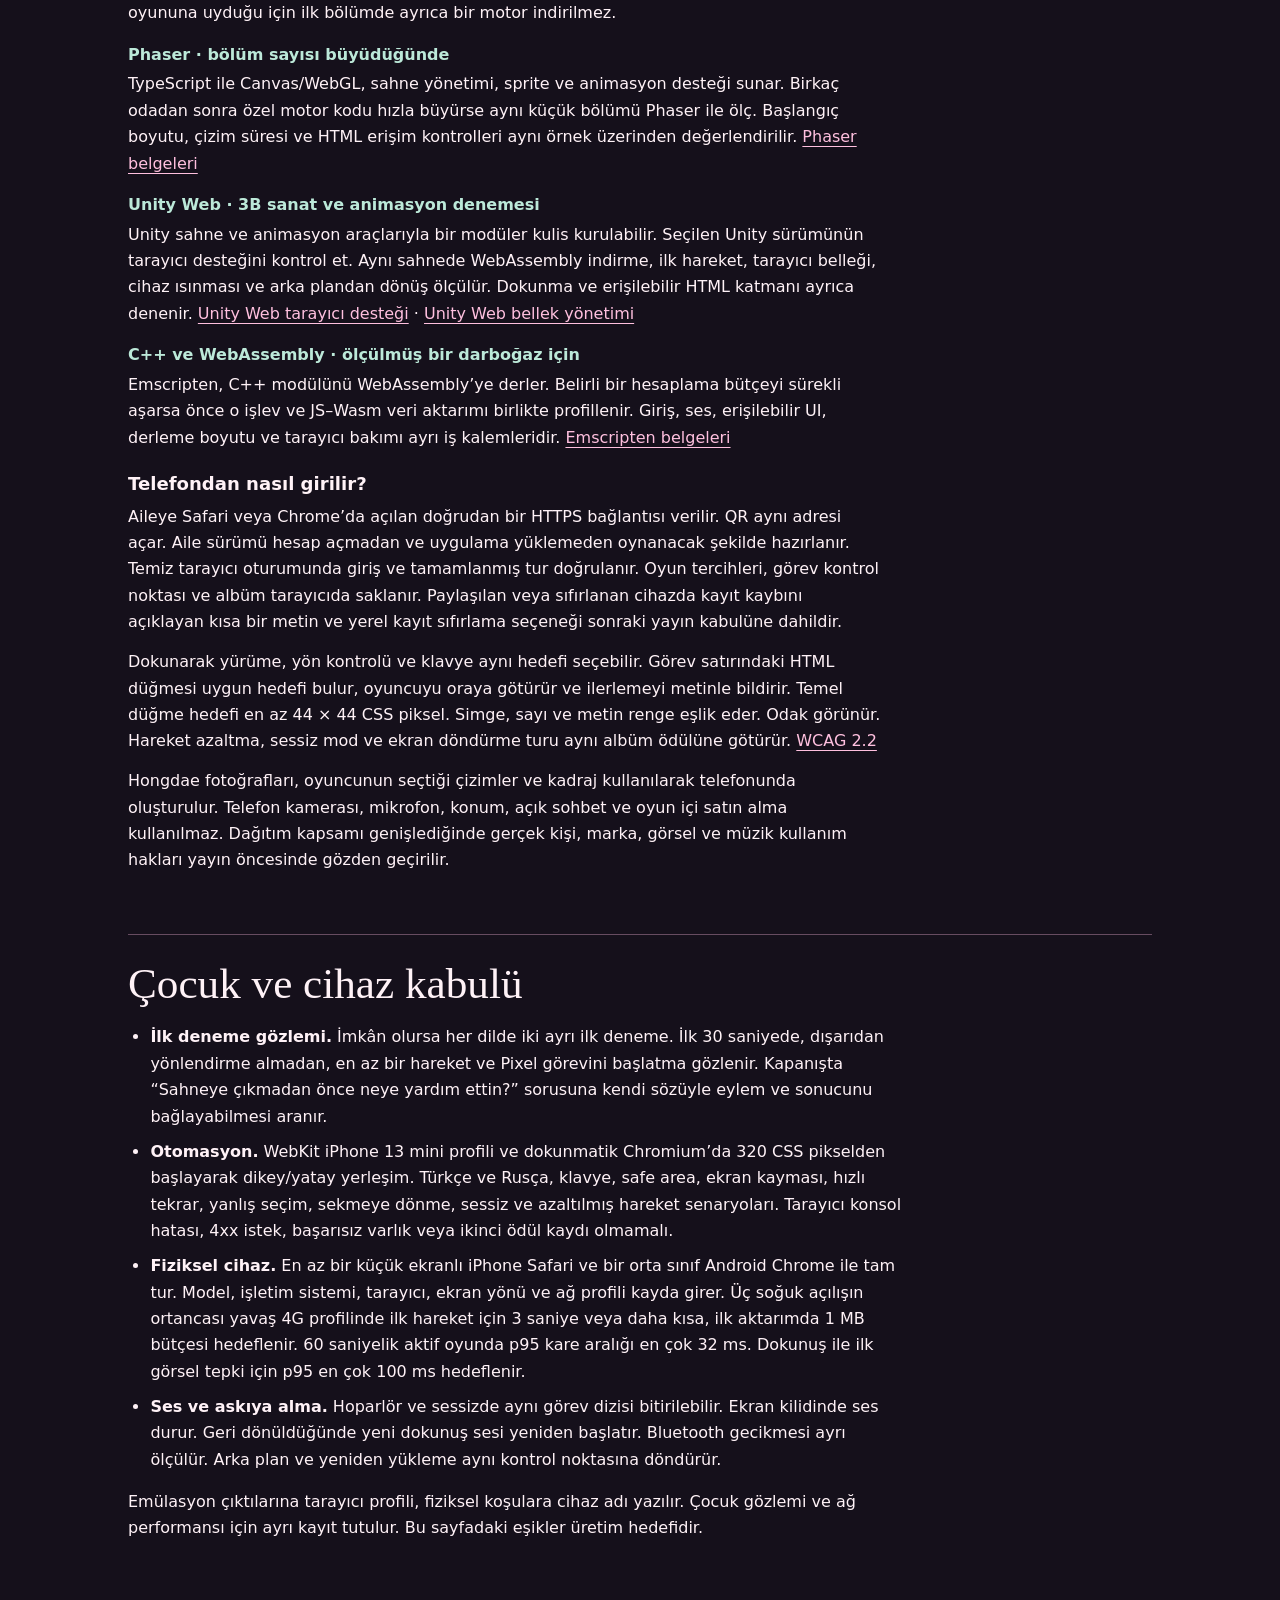
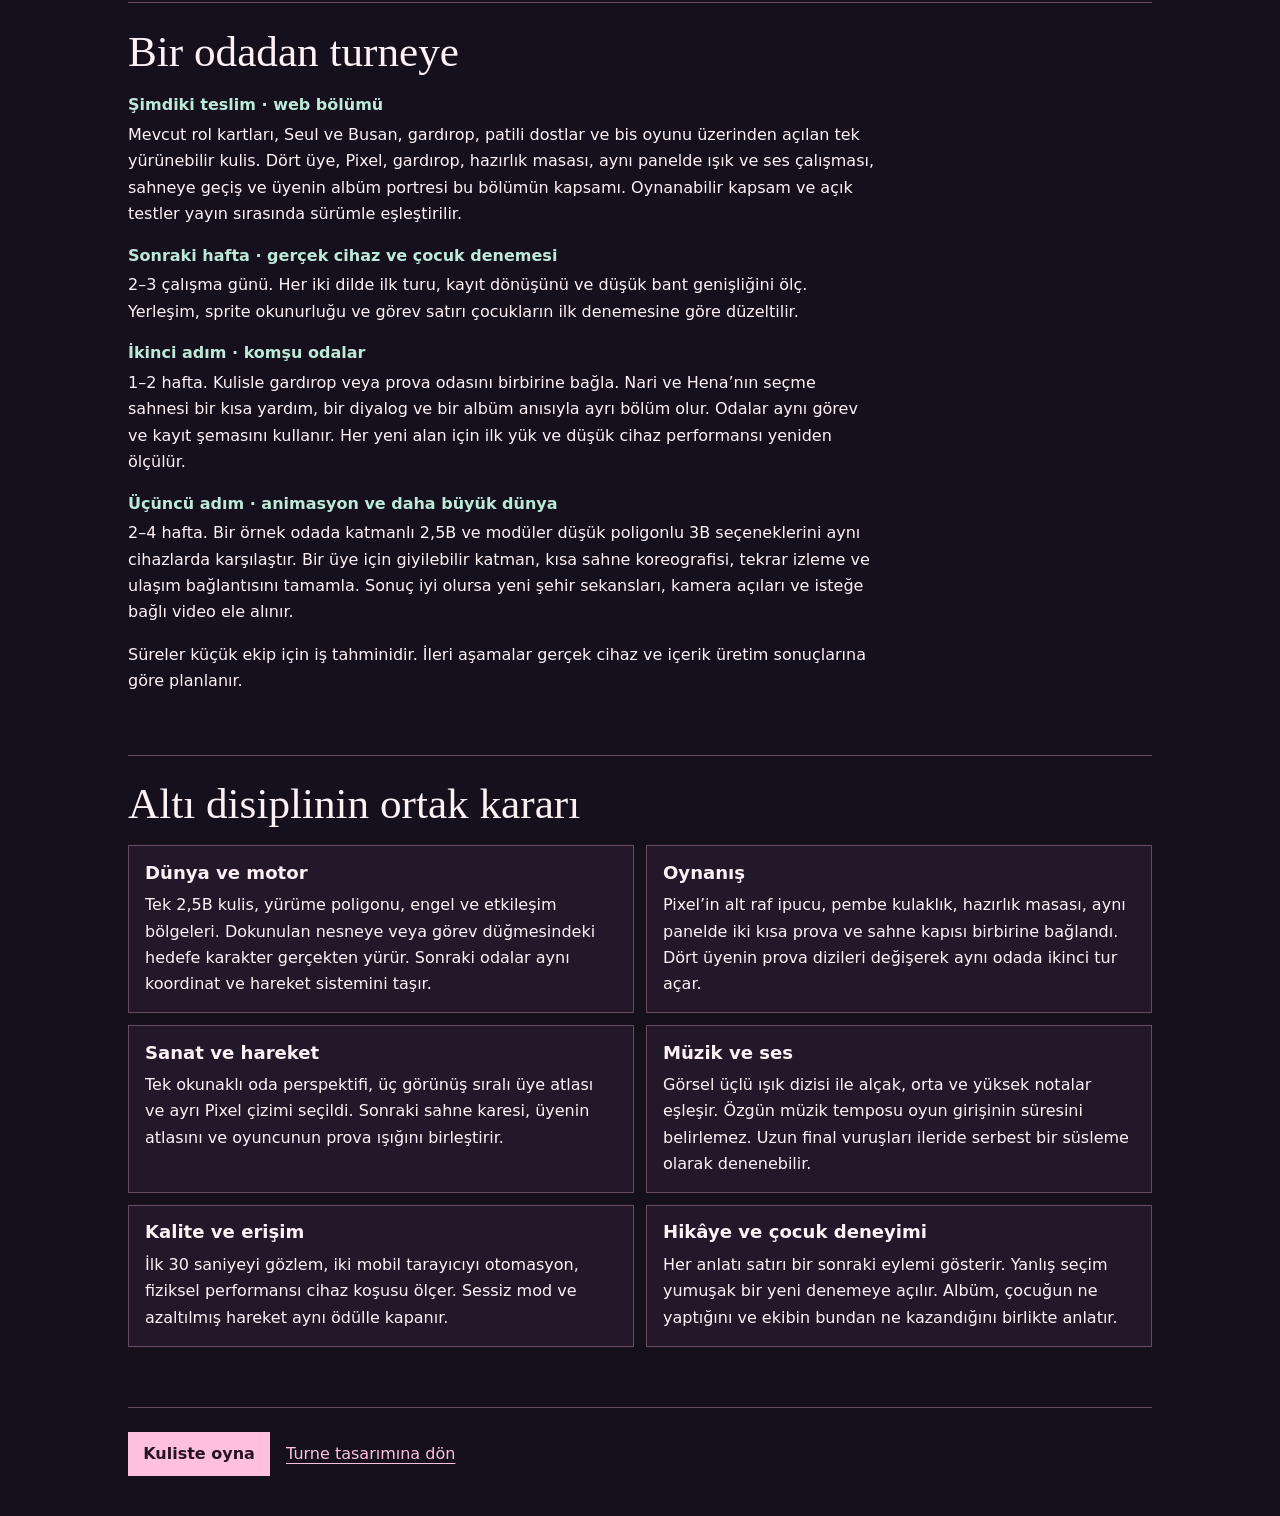
<file: tasarim-odasi.html>
<!doctype html>
<html lang="tr">
<head>
  <meta charset="utf-8">
  <meta name="viewport" content="width=device-width, initial-scale=1, viewport-fit=cover">
  <meta name="description" content="Sofia için Seoul Encore: İlk Sahne Çağrısı bölümünün oyun, sanat, ses ve teknik üretim planı.">
  <title>Tasarım odası · Seoul Encore</title>
  <style>
    :root {
      color-scheme: dark;
      --background: #15101b;
      --panel: #231829;
      --text: #fff2f7;
      --muted: #e0cbdc;
      --line: #674c61;
      --pink: #ffc0df;
      --mint: #bce9d9;
    }
    * { box-sizing: border-box; }
    html { background: var(--background); }
    body {
      margin: 0;
      color: var(--text);
      font: 1rem/1.65 system-ui, sans-serif;
    }
    a { color: var(--pink); text-underline-offset: .24em; }
    a:focus-visible { outline: 3px solid var(--mint); outline-offset: 4px; }
    .skip { position: fixed; top: .5rem; left: .5rem; z-index: 2; padding: .5rem; background: var(--background); }
    .skip:not(:focus) { clip-path: inset(50%); }
    .shell { max-width: 66rem; padding-inline: max(1rem, env(safe-area-inset-left)) max(1rem, env(safe-area-inset-right)); margin-inline: auto; }
    .masthead { border-top: .4rem solid var(--pink); background: linear-gradient(120deg, #3a2038, #24172a 70%); }
    .masthead .shell { padding-block: clamp(1.5rem, 6vw, 4.5rem); }
    .brand { font-weight: 720; color: var(--mint); margin: 0 0 .75rem; }
    h1, h2 { font-family: Georgia, serif; line-height: 1.13; }
    h1 { font-size: clamp(2.45rem, 7.5vw, 5rem); margin: 0; font-weight: 500; }
    .lede { font-size: clamp(1.08rem, 2.2vw, 1.3rem); max-width: 36rem; margin: 1rem 0 1.35rem; }
    .links { display: flex; flex-wrap: wrap; gap: .65rem 1rem; }
    .links a, nav a { min-height: 44px; display: inline-flex; align-items: center; }
    .action { color: #261323; background: var(--pink); padding: .5rem .95rem; font-weight: 720; text-decoration: none; }
    nav { display: flex; flex-wrap: wrap; column-gap: 1.15rem; padding-block: .55rem; border-bottom: 1px solid var(--line); }
    nav a { font-size: .94rem; }
    section { margin-block: clamp(2rem, 5vw, 3.75rem); scroll-margin-top: 1rem; }
    section + section, footer { border-top: 1px solid var(--line); padding-top: 1.55rem; }
    h2 { font-size: clamp(1.8rem, 4vw, 2.7rem); margin: 0 0 1rem; font-weight: 500; }
    h3 { font-size: 1.13rem; line-height: 1.35; margin: 1.3rem 0 .45rem; }
    p, dd, li { max-width: 74ch; }
    p { margin: .45rem 0 .85rem; }
    ul, ol { padding-inline-start: 1.4rem; }
    li + li { margin-top: .55rem; }
    dt { font-weight: 750; color: var(--mint); }
    dd { margin: .2rem 0 .95rem; }
    .callout { background: var(--panel); border-inline-start: .25rem solid var(--mint); padding: .9rem 1.05rem; margin-block: 1rem; }
    .callout p:last-child, .tiles p:last-child { margin-bottom: 0; }
    .tiles { display: grid; grid-template-columns: repeat(auto-fit, minmax(min(100%, 22rem), 1fr)); gap: .75rem; }
    .tiles > div { background: var(--panel); border: 1px solid var(--line); padding: .9rem 1rem; min-width: 0; }
    .tiles h3 { margin-top: 0; }
    figure { max-width: 48rem; margin: 1rem 0 1.25rem; }
    figure img { display: block; width: 100%; height: auto; border: 1px solid var(--line); }
    figcaption { margin-top: .45rem; font-size: .94rem; color: var(--muted); }
    .muted { color: var(--muted); }
    footer { padding-bottom: max(2.5rem, env(safe-area-inset-bottom)); }
    @media print {
      :root { color-scheme: light; --background: #fff; --panel: #fff; --text: #161216; --muted: #333; --line: #aaa; --pink: #782650; --mint: #245548; }
      .masthead, .action { background: none; }
      nav, .skip { display: none; }
      .tiles > div { break-inside: avoid; }
    }
  </style>
</head>
<body>
  <a class="skip" href="#icerik">İçeriğe geç</a>
  <header class="masthead">
    <div class="shell">
      <p class="brand">Seoul Encore · Tasarım odası</p>
      <h1>İlk Sahne Çağrısı</h1>
      <p class="lede">Sofia kuliste sevdiği üyeyi yürütür, Pixel’in yardımıyla pembe kulaklığı bulur ve kendi hazırladığı girişin sahnede canlanmasını izler.</p>
      <div class="links">
        <a class="action" href="./#play">Kuliste oyna</a>
        <a href="./plan.html">Turnenin tasarımını oku</a>
      </div>
    </div>
  </header>
  <div class="shell">
    <nav aria-label="Tasarım planı içindekiler">
      <a href="#oyun">Oyun döngüsü</a>
      <a href="#hikaye">Hikâye ve dil</a>
      <a href="#sanat">Sanat ve ses</a>
      <a href="#motor">Motor ve erişim</a>
      <a href="#kabul">Cihaz kabulü</a>
      <a href="#uretim">Üretim sırası</a>
      <a href="#oda">Odanın kararları</a>
    </nav>
    <main id="icerik">
      <section aria-labelledby="yayin">
        <h2 id="yayin">Bu sürümde Sofia ne oynayabilir?</h2>
        <p>Oyuna <a href="./#play">doğrudan kulisten</a> girilir. Lisa ile başlar. Üstteki üye portresinden Jisoo, Jennie veya Rosé seçilebilir. Joystick ve yere dokunma aynı karakteri hareket ettirir. Üyenin prova dizisi, sahnedeki üç ışık renginin sırasını belirler. Ritim bölümünde karakter adım atar ve her başarılı dokunuş skor halkasını aydınlatır.</p>
        <p>İlk mobil sürüm için kararımız TypeScript, Canvas 2D ve Web Audio. Kulis ve sahne çizimleri, dört yönlü yürüyüş görünümü ve özgün müzik telefonun tarayıcısında çalışır. Yayın GitHub Pages üzerinde herkese açık bir HTTPS bağlantısıdır. İlk dil Rusçadır. Türkçe tercihi, ilerleme ve kartlar o tarayıcıda saklanır.</p>
        <p><strong>Hongdae fotoğraf yürüyüşü.</strong> Gardıropta kıyafetini giy, kulis kapısına yürü ve Pixel ile dışarı çık. Plakçıya uğrarsan kabinde özel bir çerçeve açılır. Fotokabinde pozu, renkleri ve çerçeveyi seçip deklanşöre bas. Çektiğin görüntü, o anda giydiğin kıyafetle albüme basılır. Sonradan kıyafetini değiştirdiğinde eski karttaki poz ve kıyafet korunur.</p>
      </section>
      <section id="oyun">
        <h2>Kuliste bir iş, sahnede bir sonuç</h2>
        <p>İlk oynanabilir bölüm 11–12 yaş için yaklaşık 3–5 dakikalık bir tur hedefler. Çocuk yürüyerek bir sorunu çözer, bir ekip üyesinden karşılık alır ve açılış ışığının sahnede çalıştığını görür. İlk turda dört üyeden biri seçilir. Kulis tek bir sürekli mekândır ve sahne kapısı final sekansına geçer.</p>
        <ol>
          <li><strong>Kulise gir.</strong> Jisoo, Jennie, Rosé veya Lisa’yı seç. Zemine dokun, ekrandaki yön kolunu kullan ya da klavyede yön tuşlarını kullan. Ekrandaki tek görev satırı önce Pixel’e çağırır. Pixel’e dokunmak karakteri yanına götürür.</li>
          <li><strong>İpucunu bul.</strong> Pixel’in bakışı gardıroba döner. Kutuların arasındaki alt rafı inceleyip pembe kulaklığı al. İsteğe bağlı “İpucu” hedefin yönünü söyler. “Odadaki yerler” listesindeki gardırop düğmesi aynı noktaya yürütür.</li>
          <li><strong>Ekibe teslim et.</strong> Hazırlık masasına fiziksel olarak yaklaş ve kulaklığı ver. Ekip kısa bir teşekkür eder. Çantadaki kulaklık teslim edilir ve görev listesi güncellenir.</li>
          <li><strong>Girişi hazırla.</strong> Aynı prova panelindeki iki çalışmayı istediğin sırada dene. Işıkta üç işareti tekrarla. Seste kısa çağrıyı üç görünür nota simgesiyle eşleştir. Diziyi yeniden göstermek ve denemek serbesttir. Her notanın biçimi ve sırası sessizde de görülebilir.</li>
          <li><strong>Sahne kapısına yürü.</strong> Kapıda açılış işareti gelir. Perde açılır, kulis anısı albüme eklenir ve ana konser akışına geçilir. Oyuncu kuliste dolaşmaya devam edebilir veya hazırlığı başka bir üyeyle yeniden yapabilir.</li>
        </ol>
        <div class="callout">
          <p><strong>Albümde katkı görünür.</strong> “İlk sahne çağrısı” kartında seçilen üyenin sahne portresi ve ona özgü bir cümle yer alır. Daha sonraki dinamik kartta prova ışığı görselin parçası olur. Katkı metni eylemi sahneye bağlar. “Pembe kulaklığı buldun. Ekip sahneye hazır çıktı.”</p>
        </div>
        <p>İkinci turda oda tanıdık kalır. Üye motivasyonu, kutu, iki kısa prova dizisi ve albüm görseli değişir. Geniş sürümde oda içindeki saklama noktası, çağrı dizisi ve ekip arkadaşının karşılığı tur başında belirlenebilir. Seçimler kayda alınırsa yenileme ve tekrar izleme aynı sonucu verir.</p>
      </section>

      <section id="hikaye">
        <h2>Bir cümle, bir sonraki adım</h2>
        <p>Pixel’in ipucu, ekip arkadaşının teşekkürü ve kapının açılması bölümün üç duygusal durağıdır. Hikâye bir sorunla başlar, çocuğa çözmek için zaman verir ve yaptığı yardımın sonucunu gösterir. İlk yönergede en fazla bir iş ve bir varış noktası kullanılır. Teknik terimler yerine çocuğun ekranda gördüğü eşyanın adı kullanılır.</p>
        <dl>
          <dt>Görevin ilk adı</dt>
          <dd>“Pixel’e yaklaş ve onu sev.” <span lang="ru">«Подойди к Пикселю и погладь его.»</span></dd>
          <dt>Araştırma ipucu</dt>
          <dd>“Gardırobun alt rafında pembe kulaklığı ara.” <span lang="ru">«Поищи розовый наушник на нижней полке гардероба.»</span></dd>
          <dt>Denemeye dönüş</dt>
          <dd>“Sırayı baştan deneyebilirsin.” <span lang="ru">«Повтори порядок с начала.»</span></dd>
          <dt>Hatıra</dt>
          <dd>“İlk sahne çağrısı” <span lang="ru">«Первый вызов на сцену»</span></dd>
        </dl>
        <p>Jisoo açılış ışığına, Jennie ilk sese, Rosé grubun birlikte duyulmasına ve Lisa ilk sahne adımına odaklanır. Türkçe ve Rusça metinler aynı dil anahtarlarını paylaşır. Görev adı, erişilebilir kontrol adı, ipucu ve albüm açıklaması beraber çevrilir. Kiril satır kırımı ve Türkçenin karakterleri küçük ekranda kontrol edilir. Diller arasında geçiş aynı görev adımını ve seçimleri korur.</p>
      </section>

      <section id="sanat">
        <h2>Görüntü, hareket ve ses birlikte okunur</h2>
        <figure>
          <img src="./art/world/backstage.webp" width="1440" height="960" loading="lazy" decoding="async" alt="Lila gardıroptan koyu pembe sahne perdesine uzanan ahşap kulis.">
          <figcaption>Oyundaki kulis zemini. Gardırop, hazırlık masası, turkuaz prova paneli, perde ve Pixel’in yatağı aynı odada.</figcaption>
        </figure>
        <div class="tiles">
          <div>
            <h3>Kulis ve sahne</h3>
            <p>2,5B bakışlı kuliste geniş bir orta yürüyüş alanı bırak. Gardırop, hazırlık masası, ışık ve ses köşeleri ile sahne kapısı siluet ve simgeleriyle okunur. Zemin, öndeki nesneler ve hareketli karakterler ayrı derinlik sıraları kullanır. Parlak ahşap zemine lila dolap, sıcak ışıklı hazırlık aynası, turkuaz konsol, koyu pembe perde ve Pixel’in nane yeşili yatağı yön verir.</p>
          </div>
          <div>
            <h3>Karakter hareketi</h3>
            <p>Dört üyenin her biri için üç görünüş yönü ve yön başına dört kare. Bir kare bekleme, üç kare yürüyüş. Pixel ayrı çizilir. Karakterin ayak noktası hareket ile resim katmanlarını hizalar. Sonraki hareketler kulak/kuyruk tepkisi, kulaklığı alma ve teslim etme, perde açılması ve sahnede üç aşamalı selamdır. Hareket azaltma açıkken durumlar sabit poz, simge ve kısa metinle aktarılır.</p>
          </div>
          <div>
            <h3>Özgün ses</h3>
            <p>Kuliste 110 BPM, dört ölçülük özgün bir prova motifi çalar. Üç notalı çağrıda aynı tını üç farklı perdede çalar. Alçak, orta ve yüksek sesler üç ayrı simgeyle eşleşir. Pixel’e iki yumuşak ton, masaya üç notalık karşılık, perdeye kısa yükseliş ve son akor. Kulis menüsündeki ses düğmesi müziği ve efektleri birlikte açıp kapatır. Ses ilk dokunuştan sonra açılır ve oyun arka plana geçtiğinde durur.</p>
          </div>
          <div>
            <h3>Final ve tekrar izleme</h3>
            <p>Geniş sürüm için 6–10 saniyelik canlı sekans. Perde açılır, oyuncunun hazırladığı ışıklar yanar ve seçilen üye selam verir. “Geç” ve “Yeniden izle” görünür. Üye ve ışık seçimi olay sırasıyla kaydedilir. Albüm açıldığında sahne karesi bu seçimlerden yeniden çizilir. Dört serbest takım vuruşu isteğe bağlı bis süslemesidir.</p>
          </div>
        </div>
        <h3>Mobil tarayıcı için üretim bütçesi</h3>
        <p class="muted">Aşağıdaki değerler ilk sahne için yaklaşık hedeflerdir. Ağ bütçeleri sıkıştırılmış aktarımı ifade eder. Sonuçlar cihaz ve koşumla birlikte kaydedilir.</p>
        <dl>
          <dt>İlk oynanabilir yük · en çok 1 MB</dt>
          <dd>HTML, CSS ve JS için 180 KB, 1440 × 960 kulis görseli için 400 KB, seçilen karakter atlası için 160 KB, Pixel, eşya ve arayüz için 160 KB, diğer ilk istekler için 100 KB. Diğer üyelerin atlasları seçimle, sahne görselleri kapıya yaklaşınca yüklenir.</dd>
          <dt>Çizim ve sahne · aşamalı yük</dt>
          <dd>Kulis görseli 213 KiB olarak üretildi. Kulis WebP sınırı 400 KB, sonraki sahne ve perde katmanları toplam 350 KB, her üye için 512 × 480 atlas sınırı 160 KB. Gölge ve spot hareketleri yeniden kullanılabilir katmanlardır. 3B denemesinde bölge başına geometri ve sıkıştırılmış doku aktarımı toplam 750 KB, aynı bütçenin içinde en çok iki 1024 × 1024 doku hedeflenir.</dd>
          <dt>Ses · açılışta medya dosyası gerektirmeyen kısa sentez</dt>
          <dd>Kısa işaretler ve yaklaşık 8,7 saniyelik oda döngüsü Web Audio ile yerelde üretilir. Döngünün mono PCM örnekleri bellekte yaklaşık 770 KB tutar. Ses dosyası eklenen geniş sürümde ilk oda döngüsü en çok 120 KB, bütün efektler toplam 160 KB ve final sesi en çok 240 KB. Parçalar sahneye göre açılır.</dd>
          <dt>Video · açılışta 0 KB</dt>
          <dd>İlk final motor içinde oynar. İleride istenirse oyun içi 720p, 6–10 saniyelik, en çok 1 MB’lık isteğe bağlı bir klip hazırlanır. Poster karesi önce gelir. Sesli anlatım kullanılırsa metin karşılığı sunulur.</dd>
        </dl>
      </section>

      <section id="motor">
        <h2>Bağlantıyla açılan oyun, ölçümle seçilen motor</h2>
        <dl>
          <dt>TypeScript, Canvas 2D ve HTML · bu bölüm</dt>
          <dd>Tarayıcıda tek arka plan, yönlere göre sprite, yürüme poligonu, engeller ve etkileşim bölgeleri. Küçük bir kamera karakteri takip eder. Oyun durumuna bağlı HTML kontrolleri görevleri, menüleri, klavye odağını ve ekran okuyucu adlarını taşır. Mevcut TypeScript oyununa uyduğu için ilk bölümde ayrıca bir motor indirilmez.</dd>
          <dt>Phaser · bölüm sayısı büyüdüğünde</dt>
          <dd>TypeScript ile Canvas/WebGL, sahne yönetimi, sprite ve animasyon desteği sunar. Birkaç odadan sonra özel motor kodu hızla büyürse aynı küçük bölümü Phaser ile ölç. Başlangıç boyutu, çizim süresi ve HTML erişim kontrolleri aynı örnek üzerinden değerlendirilir. <a href="https://docs.phaser.io/">Phaser belgeleri</a></dd>
          <dt>Unity Web · 3B sanat ve animasyon denemesi</dt>
          <dd>Unity sahne ve animasyon araçlarıyla bir modüler kulis kurulabilir. Seçilen Unity sürümünün tarayıcı desteğini kontrol et. Aynı sahnede WebAssembly indirme, ilk hareket, tarayıcı belleği, cihaz ısınması ve arka plandan dönüş ölçülür. Dokunma ve erişilebilir HTML katmanı ayrıca denenir. <a href="https://docs.unity.com/en-us/engine/6000.0/manual/platform-specific/webgl/intro/browsercompatibility">Unity Web tarayıcı desteği</a> · <a href="https://docs.unity.com/en-us/engine/6000.0/manual/platform-specific/webgl/develop/memory">Unity Web bellek yönetimi</a></dd>
          <dt>C++ ve WebAssembly · ölçülmüş bir darboğaz için</dt>
          <dd>Emscripten, C++ modülünü WebAssembly’ye derler. Belirli bir hesaplama bütçeyi sürekli aşarsa önce o işlev ve JS–Wasm veri aktarımı birlikte profillenir. Giriş, ses, erişilebilir UI, derleme boyutu ve tarayıcı bakımı ayrı iş kalemleridir. <a href="https://emscripten.org/docs/introducing_emscripten/about_emscripten.html">Emscripten belgeleri</a></dd>
        </dl>
        <h3>Telefondan nasıl girilir?</h3>
        <p>Aileye Safari veya Chrome’da açılan doğrudan bir HTTPS bağlantısı verilir. QR aynı adresi açar. Aile sürümü hesap açmadan ve uygulama yüklemeden oynanacak şekilde hazırlanır. Temiz tarayıcı oturumunda giriş ve tamamlanmış tur doğrulanır. Oyun tercihleri, görev kontrol noktası ve albüm tarayıcıda saklanır. Paylaşılan veya sıfırlanan cihazda kayıt kaybını açıklayan kısa bir metin ve yerel kayıt sıfırlama seçeneği sonraki yayın kabulüne dahildir.</p>
        <p>Dokunarak yürüme, yön kontrolü ve klavye aynı hedefi seçebilir. Görev satırındaki HTML düğmesi uygun hedefi bulur, oyuncuyu oraya götürür ve ilerlemeyi metinle bildirir. Temel düğme hedefi en az 44 × 44 CSS piksel. Simge, sayı ve metin renge eşlik eder. Odak görünür. Hareket azaltma, sessiz mod ve ekran döndürme turu aynı albüm ödülüne götürür. <a href="https://www.w3.org/TR/WCAG22/">WCAG 2.2</a></p>
        <p>Hongdae fotoğrafları, oyuncunun seçtiği çizimler ve kadraj kullanılarak telefonunda oluşturulur. Telefon kamerası, mikrofon, konum, açık sohbet ve oyun içi satın alma kullanılmaz. Dağıtım kapsamı genişlediğinde gerçek kişi, marka, görsel ve müzik kullanım hakları yayın öncesinde gözden geçirilir.</p>
      </section>

      <section id="kabul">
        <h2>Çocuk ve cihaz kabulü</h2>
        <ul>
          <li><strong>İlk deneme gözlemi.</strong> İmkân olursa her dilde iki ayrı ilk deneme. İlk 30 saniyede, dışarıdan yönlendirme almadan, en az bir hareket ve Pixel görevini başlatma gözlenir. Kapanışta “Sahneye çıkmadan önce neye yardım ettin?” sorusuna kendi sözüyle eylem ve sonucunu bağlayabilmesi aranır.</li>
          <li><strong>Otomasyon.</strong> WebKit iPhone 13 mini profili ve dokunmatik Chromium’da 320 CSS pikselden başlayarak dikey/yatay yerleşim. Türkçe ve Rusça, klavye, safe area, ekran kayması, hızlı tekrar, yanlış seçim, sekmeye dönme, sessiz ve azaltılmış hareket senaryoları. Tarayıcı konsol hatası, 4xx istek, başarısız varlık veya ikinci ödül kaydı olmamalı.</li>
          <li><strong>Fiziksel cihaz.</strong> En az bir küçük ekranlı iPhone Safari ve bir orta sınıf Android Chrome ile tam tur. Model, işletim sistemi, tarayıcı, ekran yönü ve ağ profili kayda girer. Üç soğuk açılışın ortancası yavaş 4G profilinde ilk hareket için 3 saniye veya daha kısa, ilk aktarımda 1 MB bütçesi hedeflenir. 60 saniyelik aktif oyunda p95 kare aralığı en çok 32 ms. Dokunuş ile ilk görsel tepki için p95 en çok 100 ms hedeflenir.</li>
          <li><strong>Ses ve askıya alma.</strong> Hoparlör ve sessizde aynı görev dizisi bitirilebilir. Ekran kilidinde ses durur. Geri dönüldüğünde yeni dokunuş sesi yeniden başlatır. Bluetooth gecikmesi ayrı ölçülür. Arka plan ve yeniden yükleme aynı kontrol noktasına döndürür.</li>
        </ul>
        <p>Emülasyon çıktılarına tarayıcı profili, fiziksel koşulara cihaz adı yazılır. Çocuk gözlemi ve ağ performansı için ayrı kayıt tutulur. Bu sayfadaki eşikler üretim hedefidir.</p>
      </section>

      <section id="uretim">
        <h2>Bir odadan turneye</h2>
        <dl>
          <dt>Şimdiki teslim · web bölümü</dt>
          <dd>Mevcut rol kartları, Seul ve Busan, gardırop, patili dostlar ve bis oyunu üzerinden açılan tek yürünebilir kulis. Dört üye, Pixel, gardırop, hazırlık masası, aynı panelde ışık ve ses çalışması, sahneye geçiş ve üyenin albüm portresi bu bölümün kapsamı. Oynanabilir kapsam ve açık testler yayın sırasında sürümle eşleştirilir.</dd>
          <dt>Sonraki hafta · gerçek cihaz ve çocuk denemesi</dt>
          <dd>2–3 çalışma günü. Her iki dilde ilk turu, kayıt dönüşünü ve düşük bant genişliğini ölç. Yerleşim, sprite okunurluğu ve görev satırı çocukların ilk denemesine göre düzeltilir.</dd>
          <dt>İkinci adım · komşu odalar</dt>
          <dd>1–2 hafta. Kulisle gardırop veya prova odasını birbirine bağla. Nari ve Hena’nın seçme sahnesi bir kısa yardım, bir diyalog ve bir albüm anısıyla ayrı bölüm olur. Odalar aynı görev ve kayıt şemasını kullanır. Her yeni alan için ilk yük ve düşük cihaz performansı yeniden ölçülür.</dd>
          <dt>Üçüncü adım · animasyon ve daha büyük dünya</dt>
          <dd>2–4 hafta. Bir örnek odada katmanlı 2,5B ve modüler düşük poligonlu 3B seçeneklerini aynı cihazlarda karşılaştır. Bir üye için giyilebilir katman, kısa sahne koreografisi, tekrar izleme ve ulaşım bağlantısını tamamla. Sonuç iyi olursa yeni şehir sekansları, kamera açıları ve isteğe bağlı video ele alınır.</dd>
        </dl>
        <p>Süreler küçük ekip için iş tahminidir. İleri aşamalar gerçek cihaz ve içerik üretim sonuçlarına göre planlanır.</p>
      </section>

      <section id="oda">
        <h2>Altı disiplinin ortak kararı</h2>
        <div class="tiles">
          <div><h3>Dünya ve motor</h3><p>Tek 2,5B kulis, yürüme poligonu, engel ve etkileşim bölgeleri. Dokunulan nesneye veya görev düğmesindeki hedefe karakter gerçekten yürür. Sonraki odalar aynı koordinat ve hareket sistemini taşır.</p></div>
          <div><h3>Oynanış</h3><p>Pixel’in alt raf ipucu, pembe kulaklık, hazırlık masası, aynı panelde iki kısa prova ve sahne kapısı birbirine bağlandı. Dört üyenin prova dizileri değişerek aynı odada ikinci tur açar.</p></div>
          <div><h3>Sanat ve hareket</h3><p>Tek okunaklı oda perspektifi, üç görünüş sıralı üye atlası ve ayrı Pixel çizimi seçildi. Sonraki sahne karesi, üyenin atlasını ve oyuncunun prova ışığını birleştirir.</p></div>
          <div><h3>Müzik ve ses</h3><p>Görsel üçlü ışık dizisi ile alçak, orta ve yüksek notalar eşleşir. Özgün müzik temposu oyun girişinin süresini belirlemez. Uzun final vuruşları ileride serbest bir süsleme olarak denenebilir.</p></div>
          <div><h3>Kalite ve erişim</h3><p>İlk 30 saniyeyi gözlem, iki mobil tarayıcıyı otomasyon, fiziksel performansı cihaz koşusu ölçer. Sessiz mod ve azaltılmış hareket aynı ödülle kapanır.</p></div>
          <div><h3>Hikâye ve çocuk deneyimi</h3><p>Her anlatı satırı bir sonraki eylemi gösterir. Yanlış seçim yumuşak bir yeni denemeye açılır. Albüm, çocuğun ne yaptığını ve ekibin bundan ne kazandığını birlikte anlatır.</p></div>
        </div>
      </section>
    </main>
    <footer class="links">
      <a class="action" href="./#play">Kuliste oyna</a>
      <a href="./plan.html">Turne tasarımına dön</a>
    </footer>
  </div>
</body>
</html>
</file>
<file: style.css>
*{box-sizing:border-box}
:root{color-scheme:dark;--ink:#181419;--panel:#231e23;--paper:#fff1e3;--pink:#ffc1d3;--dim:#c7b5bc;--line:#4e4048;--accent:#f5ff91;font-family:"Helvetica Neue",Arial,sans-serif;color:var(--paper);background:#100e10}
body{margin:0;min-height:100vh;-webkit-text-size-adjust:100%}
#app{width:min(100%,520px);min-height:100vh;min-height:100svh;margin:auto;background:var(--ink);padding:env(safe-area-inset-top) 0 max(18px,env(safe-area-inset-bottom));box-shadow:0 0 70px #0006}
button{font:inherit;cursor:pointer;color:inherit;border:0;touch-action:manipulation}
button:focus-visible,a:focus-visible{outline:3px solid var(--accent);outline-offset:2px}
header{height:62px;display:flex;align-items:center;justify-content:space-between;padding:0 20px;border-bottom:1px solid var(--line)}
.brand,.lang,.smallbtn{background:none;min-height:44px}
.brand{font-weight:900;letter-spacing:-.06em;font-size:23px;padding:0}.brand b{font-size:27px;color:var(--pink);margin-right:5px}
.lang,.mono,.kicker,.cardno{font:700 11px/1.4 ui-monospace,Menlo,monospace;letter-spacing:.1em;text-transform:uppercase}
.lang{font-size:13px;color:var(--paper)}.lang span{color:#a58e99}
main{padding:18px 18px 0}
.poster{position:relative;overflow:hidden;isolation:isolate;border-radius:4px;min-height:365px;height:clamp(365px,50svh,485px);background:#713044;color:#fff3e5;border:1px solid #6a4454}
.poster>img{position:absolute;inset:0;width:100%;height:100%;object-fit:cover;object-position:50% 12%;z-index:-2}
.poster:after{content:"";position:absolute;inset:0;background:linear-gradient(180deg,#190a1b70 0%,transparent 30%,#30101a22 48%,#280d1bd9 85%,#1b0e17 100%);z-index:-1}
.poster .tag{position:absolute;top:14px;right:13px;padding:5px 8px;background:var(--pink);color:var(--ink);border-radius:2px}

.covercopy{position:absolute;bottom:17px;left:17px;right:13px}
.covercopy h1{font-size:clamp(57px,17vw,86px);letter-spacing:-.087em;line-height:.79;margin:0;font-weight:900;text-transform:uppercase;color:var(--pink)}
.covercopy h1 i{font-family:Georgia,serif;text-transform:none;font-weight:400;letter-spacing:-.095em;color:var(--paper);display:block;margin:0 0 8px}
.covercopy p{font-size:15px;margin:15px 0 0;font-weight:600}
.ticket{background:var(--pink);color:#2e1825;width:100%;text-align:left;display:flex;align-items:center;justify-content:space-between;gap:10px;min-height:72px;padding:14px 18px;border-radius:4px;margin-top:8px}
.ticket .mono{display:block;margin-bottom:4px}.ticket strong{font-size:22px;letter-spacing:-.035em}.ticket .arrow{border-left:1px dashed #a57989;padding-left:15px;font-size:29px}
.listbtn,.option,.row,.primary,.secondary{display:flex;align-items:center;justify-content:space-between;gap:12px;width:100%;min-height:52px;border-radius:4px}
.listbtn,.option,.row,.secondary{background:var(--panel);padding:13px 15px;border:1px solid var(--line);text-align:left}
.listbtn{margin-top:14px}.listbtn strong,.option{font-size:16px}
.listbtn .mono,.kicker,.cardno{color:var(--pink)}
.footer{margin:20px 1px;color:var(--dim);font-size:12px;display:flex;justify-content:space-between;gap:10px}.footer a{color:inherit}
h2{font-size:clamp(32px,9vw,46px);margin:8px 0 12px;line-height:1.03;letter-spacing:-.06em}
p{line-height:1.45}.intro{color:var(--dim);max-width:38ch;margin:8px 0 18px}
.stack{display:grid;gap:8px;margin:16px 0}.row{padding:0 14px 0 0;overflow:hidden;justify-content:flex-start}.row img{width:61px;height:67px;object-fit:cover;object-position:center 12%}.row div{flex:1}.row strong{font-size:20px}.row small{display:block;color:var(--dim);margin-top:3px}
.primary,.secondary{margin:10px 0;justify-content:center;font-weight:750}.primary{background:var(--pink);color:#25151c;padding:14px}
.subhead{display:flex;align-items:center;justify-content:space-between;margin:0 0 14px}.smallbtn{color:var(--dim);padding:0 5px}
.portrait{height:190px;width:100%;object-fit:cover;object-position:center 15%;border-radius:4px}
.items,.album{display:grid;grid-template-columns:1fr 1fr;gap:10px}.item{border-radius:4px;background:var(--panel);text-align:left;border:1px solid var(--line);overflow:hidden;padding:0;font-weight:bold}.item img{width:100%;height:112px;object-fit:cover;display:block}.item span{display:block;padding:10px}
.notice{min-height:24px;color:var(--accent);font-size:15px;margin:10px 0}
.stage{padding:22px 16px;text-align:center;border-radius:5px;background:radial-gradient(ellipse at 50% 0%,#723953,#2e1d2c 55%,#211a20 100%);border:1px solid #795467}.stage h2{font-size:34px}
.disc{width:166px;height:166px;position:relative;border-radius:100%;background:#301e2b;color:#ffe2eb;border:3px solid var(--pink);font-weight:800;font-size:19px;margin:23px auto 13px;display:grid;place-items:center;isolation:isolate}.disc:before{content:"";position:absolute;inset:7px;transform:scale(var(--scale,.54));background:#713650;border:2px solid #fcc5d9;z-index:-1;border-radius:100%}.disc.ready{border-color:var(--accent)}
.dots{display:flex;gap:4px;justify-content:center;margin:14px auto}.dot{width:13px;height:5px;background:#6d5967}.dot.hit{background:var(--accent)}.dot.past{background:#bc91aa}
.memcard{background:var(--paper);color:#2e2028;padding:9px 9px 15px;margin:16px auto;max-width:306px;box-shadow:3px 4px 0 #805666;transform:rotate(-1deg)}
.memcard img,.album img{height:240px;object-fit:cover;object-position:center 15%;width:100%;display:block}
.memcard strong{display:block;font:italic 36px Georgia,serif;letter-spacing:-.06em;padding:6px 6px 0}.memcard small{padding:0 6px}
.album button{padding:6px;background:var(--paper);color:var(--ink);text-align:left}.album img{height:145px}.album span{display:block;font-weight:700;margin:7px}
.log{border-left:2px solid var(--pink);padding:0 12px;color:var(--dim);margin:12px 0;font-size:14px}
#storage:not(:empty){background:#452c37;color:white;padding:12px;max-width:520px;margin:auto}
@media(max-width:360px){main{padding:12px}.poster{min-height:310px}.lang{font-size:12px}}
@media(prefers-reduced-motion:reduce){.disc:before{transform:none;opacity:var(--intensity,.65)}}

.fanicon{display:grid;place-items:center;background:#3d2839;color:var(--pink);width:61px;height:67px;font-size:31px}
.theatre{height:270px;display:grid;place-items:center;position:relative;overflow:hidden;background:linear-gradient(#171019,#201320 70%,#110e12);border:1px solid var(--line);border-radius:5px;isolation:isolate}
.bill{height:198px;width:132px;transform:rotate(-4deg);border:4px solid #443440;background:#211823;opacity:.22;overflow:hidden;position:relative}
.bill img{width:100%;height:100%;object-fit:cover;object-position:50% 15%;filter:brightness(0)}.bill b{position:absolute;bottom:0;left:0;right:0;text-align:center;background:#271827;color:var(--pink);font:italic 22px Georgia;padding:4px;opacity:0}
.lit .bill{opacity:1;border-color:var(--pink);animation:arrival .75s ease-out}.lit .bill img{filter:none}.lit .bill b{opacity:1}
.beam{position:absolute;inset:0;z-index:-1}.lit .beam{background:conic-gradient(from 137deg at 60% -10%,transparent,#ffe1f092 22deg,#eea5c31c 54deg,transparent 55deg)}
.seats{position:absolute;bottom:0;left:0;right:0;height:37px;display:flex;align-items:end;justify-content:space-around;background:linear-gradient(transparent,#150f16)}
.seats i{height:16px;width:4px;transform:rotate(9deg);background:#463244;border-radius:3px}.seats i:nth-child(3n){height:25px;transform:rotate(-9deg)}
.lit .seats i{background:#ffa6d4;box-shadow:0 0 10px #fc9acf;animation:wave .65s ease-out backwards}.lit .seats i:nth-child(3n){animation-delay:.2s}.lit .seats i:nth-child(4n){animation-delay:.4s}
@keyframes arrival{from{opacity:.1;transform:translateY(20px) rotate(-4deg)}}
@keyframes wave{from{transform:translateY(20px);opacity:.4}}
@media(prefers-reduced-motion:reduce){.lit .bill,.lit .seats i{animation:none}}
.segmented{display:flex;gap:6px;flex-wrap:wrap;margin:12px 0 16px}
.segmented button{min-height:44px;padding:8px 12px;border-radius:22px;border:1px solid var(--line);background:#281c27;color:#f4dce6;font-weight:700;font-size:14px}
.segmented button.chosen{background:var(--pink);color:#290d21;border-color:var(--pink)}
.role-grid{display:grid;grid-template-columns:repeat(3,minmax(0,1fr));gap:8px}
.role-option{background:#2d202b;color:var(--paper);border:1px solid #553747;text-align:left;overflow:hidden;border-radius:8px;padding:0;min-width:0}
.role-option>img,.role-fan{display:block;width:100%;height:84px;object-fit:cover;object-position:center 12%}
.role-fan{display:grid;place-items:center;background:radial-gradient(circle at 50% 130%,#ff70b4,#6e2851 65%,#422438);font-size:36px}
.role-option>div{padding:8px}.role-option strong,.role-option small{display:block;overflow-wrap:anywhere}.role-option small{color:var(--dim);font-size:12px;margin-top:3px}
.rhythm-look{width:80px;height:90px;object-fit:cover;object-position:center 9%;float:right;border:2px solid #ffd1e6;border-radius:5px;transform:rotate(3deg)}.stage .dots{clear:both}
@media(max-width:365px){.role-grid{grid-template-columns:repeat(2,minmax(0,1fr))}}
.resume{display:block;min-height:44px;width:100%;margin:9px 0 14px;border:1px solid #82566e;background:#322130;border-radius:9px;color:#ffd3e5;font-weight:750}

.trip-exit,.trip-invite{display:flex;width:100%;min-height:48px;align-items:center;justify-content:center;gap:12px;padding:12px 16px;margin:12px 0;border:1px solid #e896b9;border-radius:12px;background:#7d3355;color:#fff;font:700 16px system-ui}
.trip-invite{min-height:100px;align-items:flex-start;flex-direction:column;gap:2px;background:linear-gradient(90deg,#34152cf0,transparent),url('art/world/hongdae.webp') center 38%/cover;text-shadow:0 1px 6px #000}
.trip-invite strong{font-size:26px}.trip-invite span{font-size:14px}

.lisa-music-choices { margin: 1.1rem 0 1.5rem; display: grid; gap: .45rem; }
.lisa-music-choices h3 { margin: 0 0 .2rem; font-size: 1rem; }
.lisa-music-choices button { min-height: 44px; text-align: start; }
.lisa-music-choices button[aria-pressed=true] { border-color: #e05b94; box-shadow: inset 4px 0 #e05b94; }

.studio-return{display:inline-flex;align-items:center;color:var(--paper);text-decoration:none;font-weight:700}
</file>
<file: lobby.css>
#app > main:has(> .encore-lobby) {
  padding: 12px clamp(12px, 4vw, 20px) 0;
}

.encore-lobby {
  --el-pearl: #fff2f0;
  --el-petal: #ffafd8;
  --el-berry: #ff77bd;
  --el-wine: #211020;
  --el-edge: #67405a;
  --el-display: "Avenir Next Condensed", "Arial Narrow", Impact, sans-serif;
  --el-label: "Avenir Next", "Helvetica Neue", Arial, sans-serif;
  color: var(--el-pearl);
  font-family: var(--el-label);
  container-type: inline-size;
}

.encore-lobby + .notice:empty {
  display: none;
}

.el-cover {
  position: relative;
  isolation: isolate;
  overflow: hidden;
  display: grid;
  align-items: end;
  height: clamp(320px, 46svh, 430px);
  border: 1px solid #8b526f;
  border-radius: 18px;
  background:
    radial-gradient(ellipse at 78% 0%, #9f426c 0, transparent 53%),
    radial-gradient(ellipse at 15% 24%, #793858 0, transparent 48%),
    #2a1229;
  box-shadow: inset 0 1px 0 #fff4, 0 12px 36px #0c03094d;
}

.el-cover::before,
.el-cover::after {
  position: absolute;
  inset: 0;
  content: "";
  pointer-events: none;
}

.el-cover::before {
  z-index: -3;
  opacity: .45;
  background:
    conic-gradient(from 143deg at 33% -28%, transparent, #fcbbcf77 11deg, transparent 22deg),
    conic-gradient(from 173deg at 80% -17%, transparent, #fba5cd70 18deg, transparent 22deg),
    repeating-linear-gradient(90deg, #f6abce16 0 1px, transparent 1px 25px);
}

.el-cover::after {
  z-index: -1;
  background:
    linear-gradient(180deg, #40182b4d 0%, transparent 21%, transparent 54%, #321324ad 72%, var(--el-wine) 87%),
    radial-gradient(ellipse at 48% 100%, #ed77b425, transparent 45%);
}

.el-marquee {
  position: absolute;
  z-index: 1;
  inset: 15px 14px auto;
  display: flex;
  align-items: center;
  justify-content: space-between;
  gap: 10px;
  font-size: 10px;
  font-weight: 800;
  letter-spacing: .15em;
  text-transform: uppercase;
}

.el-marquee span:first-child {
  color: #371027;
  background: var(--el-petal);
  border: 1px solid #ffd4ea;
  border-radius: 4px;
  padding: 3px 6px;
}

.el-marquee span:last-child {
  color: var(--el-pearl);
  text-align: end;
  text-shadow: 0 1px 6px #2e0a20;
}

.el-lineup {
  position: absolute;
  z-index: -2;
  inset: 52px 10px 18%;
  display: grid;
  grid-template-columns: repeat(4, minmax(0, 1fr));
  align-items: stretch;
  gap: 4px;
  transform: rotate(-3deg) scale(1.025);
}

.el-portrait {
  display: block;
  height: 100%;
  min-width: 0;
  overflow: hidden;
  border: 1px solid #ffd5eaa3;
  border-radius: 7px;
  background: #e6a9ca;
  box-shadow: 0 4px 18px #2d0a2cb3;
}

.el-portrait:nth-child(odd) {
  transform: translateY(8px);
}

.el-portrait:nth-child(even) {
  transform: translateY(-2px);
}

.el-portrait img {
  display: block;
  width: 100%;
  height: 100%;
  object-fit: cover;
  object-position: 50% 0;
  filter: saturate(.88) contrast(1.04);
}

.el-glint {
  position: absolute;
  width: var(--glint-size);
  aspect-ratio: 1;
  background: #ffe3f0;
  clip-path: polygon(50% 0, 59% 40%, 100% 50%, 59% 60%, 50% 100%, 41% 60%, 0 50%, 41% 40%);
  animation: el-glint 5s ease-in-out infinite;
  pointer-events: none;
}

.el-glint--left {
  --glint-size: 26px;
  inset: auto auto 33% 5%;
}

.el-glint--right {
  --glint-size: 36px;
  inset: auto 7% 27% auto;
  animation-delay: 1.15s;
}

@keyframes el-glint {
  0%, 100% { opacity: .8; transform: scale(.84); }
  44% { opacity: 1; transform: scale(1.12); }
  70% { opacity: .6; transform: scale(.8); }
}

.el-title {
  z-index: 1;
  position: relative;
  margin: 0 8px 22px;
  color: var(--el-pearl);
  text-align: center;
  text-transform: uppercase;
  line-height: 1;
}

.el-title > span {
  display: flex;
  align-items: center;
  justify-content: center;
  gap: 13px;
  margin-block-end: 6px;
  font-size: clamp(12px, 3.5cqi, 16px);
  font-weight: 850;
  letter-spacing: .52em;
  padding-inline-start: .52em;
}

.el-title > span::before,
.el-title > span::after {
  content: "";
  width: 34px;
  height: 1px;
  background: #ffb5d5b3;
}

.el-title strong {
  display: block;
  font: italic 950 clamp(57px, 21cqi, 100px)/.87 var(--el-display);
  letter-spacing: -.075em;
  margin-inline-end: .06em;
  text-shadow: 0 2px 0 #da5f98, 0 6px 24px #ea5bb644;
}

.el-start,
.el-replay,
.el-card {
  -webkit-tap-highlight-color: transparent;
  transition: transform 150ms ease, filter 150ms ease;
}

.el-start:active,
.el-replay:active,
.el-card:active {
  transform: translateY(2px) scale(.985);
}

.el-start {
  width: 100%;
  min-height: 65px;
  margin-block-start: 11px;
  display: grid;
  grid-template-columns: 36px minmax(0, 1fr) 22px;
  align-items: center;
  gap: 11px;
  padding: 9px 14px;
  color: #341022;
  background: linear-gradient(115deg, #ffb7db 0%, #ff87c3 52%, #ff72bb 100%);
  box-shadow: inset 0 1px 0 #fff9, inset 0 -3px 0 #8a28522c, 0 6px 24px #f35dae32;
  border: 1px solid #ffaedb;
  border-radius: 13px;
  text-align: start;
}

.el-start strong {
  font-size: clamp(20px, 5.5cqi, 26px);
  font-weight: 850;
  letter-spacing: -.04em;
}

.el-play {
  position: relative;
  display: block;
  width: 35px;
  aspect-ratio: 1;
  border-radius: 50%;
  background: #39132a;
  box-shadow: inset 0 0 0 1px #290c1d;
}

.el-play::before {
  position: absolute;
  inset: 11px 10px auto auto;
  content: "";
  width: 11px;
  height: 13px;
  background: #fff0f7;
  clip-path: polygon(0 0, 100% 50%, 0 100%);
}

.el-arrow {
  display: block;
  width: 12px;
  height: 1.5px;
  position: relative;
  justify-self: end;
  background: currentColor;
}

.el-arrow::after {
  content: "";
  position: absolute;
  width: 6px;
  height: 6px;
  border-top: 1.5px solid currentColor;
  border-right: 1.5px solid currentColor;
  right: 0;
  top: 50%;
  transform: translateY(-50%) rotate(45deg);
}

.el-start .el-arrow {
  width: 17px;
  margin-inline-end: 3px;
}

.el-shortcuts {
  margin-block-start: 20px;
}

.el-shortcuts h2 {
  margin: 0 2px 8px;
  color: var(--el-pearl);
  font-size: 16px;
  font-weight: 800;
  letter-spacing: -.015em;
}

.el-grid {
  display: grid;
  grid-template-columns: repeat(2, minmax(0, 1fr));
  gap: 7px;
}

.el-card {
  --el-halo: #8c4870;
  display: grid;
  grid-template-columns: 1fr 14px;
  align-items: center;
  position: relative;
  isolation: isolate;
  min-width: 0;
  min-height: 72px;
  overflow: hidden;
  padding: 9px 10px;
  color: var(--el-pearl);
  border: 1px solid var(--el-edge);
  border-radius: 10px;
  background: radial-gradient(ellipse at 77% 25%, var(--el-halo), transparent 72%), #2a1627;
  text-align: start;
}

.el-card--pets { --el-halo: #934b66; }
.el-card--studio { --el-halo: #665581; }
.el-card--album { --el-halo: #86624f; }

.el-card-label {
  z-index: 1;
  display: grid;
  gap: 2px;
  width: min(100%, 13ch);
  font-size: clamp(12px, 3.6cqi, 15px);
  line-height: 1.08;
  font-weight: 800;
  letter-spacing: -.02em;
  text-shadow: 0 1px 7px #160912;
}

.el-count {
  color: #ffe0ed;
  font-size: 10px;
  letter-spacing: .09em;
  font-variant-numeric: tabular-nums;
}

.el-card-art {
  position: absolute;
  z-index: -1;
  inset: -8px 20px -9px auto;
  width: clamp(46px, 18cqi, 94px);
  display: grid;
  place-items: center;
  pointer-events: none;
}

.el-card-art > img {
  width: 100%;
  height: 100%;
  min-height: 0;
  object-fit: cover;
  object-position: 50% 20%;
  mask-image: linear-gradient(90deg, transparent, black 47%, black 83%, transparent);
}

.el-card--studio .el-card-art > img {
  object-position: 50% 37%;
}

.el-card .el-arrow {
  z-index: 1;
  color: #ffd8ed;
}

.el-phone {
  position: relative;
  width: 35px;
  height: 57px;
  overflow: hidden;
  transform: rotate(13deg);
  border: 2px solid #ffdbea;
  border-radius: 7px;
  background: linear-gradient(153deg, #41274c, #b3457a 55%, #ffc2dc 90%);
  box-shadow: 2px 3px 0 #361728;
}

.el-phone::before {
  position: absolute;
  z-index: 1;
  content: "";
  inset: 2px 30% auto;
  height: 2px;
  border-radius: 1px;
  background: #ffeaf6;
}

.el-phone i {
  position: absolute;
  inset: auto 0 0;
  height: 15px;
  background: #4d2549;
  clip-path: polygon(0 85%, 14% 27%, 27% 48%, 38% 24%, 48% 37%, 61% 15%, 74% 45%, 84% 24%, 100% 51%, 100% 100%, 0 100%);
}

.el-phone b {
  position: absolute;
  inset: 9px auto 4px 50%;
  width: 12px;
  transform: translateX(-50%);
  background: #ffe9f4;
  clip-path: polygon(46% 0, 53% 0, 56% 31%, 73% 35%, 78% 43%, 58% 46%, 67% 79%, 84% 100%, 17% 100%, 34% 79%, 43% 46%, 23% 43%, 28% 35%, 43% 31%);
}

.el-stack {
  position: relative;
  display: block;
  width: 32px;
  height: 47px;
  transform: rotate(10deg);
}

.el-stack::before,
.el-stack img {
  display: block;
  width: 100%;
  height: 100%;
  background: #ffe8f1;
  border: 2px solid #ffe8f1;
  border-bottom-width: 5px;
  border-radius: 3px;
}

.el-stack::before {
  position: absolute;
  content: "";
  inset: 0;
  z-index: -1;
  background: #d3639b;
  transform: rotate(-23deg) translateX(-9px);
}

.el-stack img {
  object-fit: cover;
  object-position: 50% 0;
}

.el-replay {
  display: grid;
  grid-template-columns: 17px 1fr 16px;
  align-items: center;
  gap: 10px;
  width: 100%;
  min-height: 49px;
  margin-block-start: 9px;
  padding: 9px 12px;
  border: 1px solid var(--el-edge);
  border-radius: 10px;
  background: #35192e;
  color: var(--el-pearl);
  text-align: start;
  font-size: 14px;
}

.el-replay-icon {
  display: block;
  width: 14px;
  aspect-ratio: 1;
  position: relative;
  color: var(--el-petal);
  border: 1.5px solid currentColor;
  border-inline-end-color: transparent;
  border-radius: 50%;
}

.el-replay-icon::after {
  content: "";
  position: absolute;
  inset: 0 -3px auto auto;
  width: 5px;
  height: 5px;
  background: currentColor;
  clip-path: polygon(0 100%, 100% 100%, 100% 0);
}

.el-footer {
  min-height: 44px;
  display: flex;
  align-items: center;
  justify-content: space-between;
  gap: 8px;
  margin: 3px 2px 0;
  color: #d1adbf;
  font-size: 11px;
}

.el-footer a {
  display: flex;
  align-items: center;
  min-height: 44px;
  color: inherit;
  text-underline-offset: 3px;
}

@media (hover: hover) {
  .el-start:hover, .el-replay:hover, .el-card:hover {
    filter: brightness(1.1);
  }
}

@media (max-height: 720px) {
  .el-cover { height: clamp(255px, 47svh, 335px); }
  .el-marquee { inset-block-start: 10px; }
  .el-lineup { inset-block-start: 44px; }
  .el-title { margin-block-end: 17px; }
  .el-shortcuts { margin-block-start: 13px; }
  .el-card { min-height: 63px; }
}

@media (max-height: 600px) {
  .el-cover { height: clamp(190px, 42svh, 270px); }
  .el-start { min-height: 57px; margin-block-start: 8px; }
  .el-card { min-height: 59px; }
}

@media (max-height: 480px) {
  .el-title strong { font-size: clamp(48px, 16cqi, 72px); }
}

@media (max-width: 350px) {
  .el-marquee { font-size: 9px; }
  .el-lineup { inset-inline: 6px; gap: 3px; }
  .el-cover { border-radius: 14px; }
  .el-card-art { inset-inline-end: 14px; }
}

@media (prefers-reduced-motion: reduce) {
  .el-glint { animation: none; }
  .el-start, .el-replay, .el-card { transition: none; }
  .el-start:active, .el-replay:active, .el-card:active { transform: none; }
}

.el-3d, .v2-photo {
  display: flex; align-items: center; justify-content: space-between; gap: 12px;
  text-decoration: none; color: #fff7ec; text-align: left; border-radius: 14px;
  background: linear-gradient(110deg,#382547,#322645 64%,#58374f);
}
.el-3d {padding:14px 20px; margin:10px 0; border:1px solid #c69cba;}
.el-3d span, .v2-photo span {display:grid; gap:3px;}
.el-3d small, .v2-photo small {font:700 10px/1.3 system-ui; letter-spacing:.15em; color:#ffd3e3;}
.el-3d strong,.v2-photo strong {font-size:1.1rem;}
.el-3d b {font-size:1.8rem; color:#ffe7c3;}
.v2-photo {overflow:hidden; justify-content:flex-start; margin:.8rem 0; border:1px solid var(--v2-wand);}
.v2-photo img {width:32%; height:108px; object-fit:cover; object-position:center;}
.v2-photo em {font-size:.83rem; font-style:normal; color:var(--v2-wand);}
.v2-studio-link {display:block; width:fit-content; margin:0 0 6px auto; padding:9px 13px; color:#34283b; background:#ffd8e7; border-radius:18px; font:700 .8rem/1.2 system-ui; text-decoration:none;}
.el-3d {position:relative; isolation:isolate; overflow:hidden; min-height:84px; padding-right:39%;}
.el-3d img {position:absolute; z-index:-2; right:0; top:0; width:44%; height:100%; object-fit:cover; object-position:50% 39%;}
.el-3d::before {content:""; position:absolute; z-index:-1; inset:0; background:linear-gradient(90deg,#382547 26%,#382547ed 55%,#38254700 72%);}
.el-3d b {position:absolute; right:8px; bottom:7px; padding:2px 6px; border-radius:8px; background:#32233fbb; font-size:14px;}
.v2-photo[data-venue="arena"] {background:linear-gradient(110deg,#41254d,#2e1738 70%,#482338);}
.v2-photo[data-venue="arena"] small {color:#ffe2af;}
.pixel-print {margin:.9rem 0;}
.pixel-print summary {cursor:pointer;list-style:none;margin:0;padding:0 8px 0 0;background:linear-gradient(122deg,#37234a,#342844 66%,#483451);}
.pixel-print summary::-webkit-details-marker {display:none;}
.pixel-print summary:focus-visible {outline:3px solid #ffd1e9;outline-offset:3px;}
.pixel-print .print-zoom {display:block;color:#fff0f6;font-size:.77rem;}
.print-zoom i {font-style:normal;}
.print-zoom i:last-child,.pixel-print[open] .print-zoom i:first-child {display:none;}
.pixel-print[open] .print-zoom i:last-child {display:inline;}
.pixel-print[open] summary {display:grid;gap:10px;justify-items:center;text-align:center;padding:12px;}
.pixel-print[open] img {width:auto;height:auto;max-height:65svh;max-width:100%;object-fit:contain;border:5px solid #ffeef3;border-bottom-width:13px;}
.el-walks {display:grid;grid-template-columns:repeat(2,minmax(0,1fr));gap:8px;margin:10px 0;}
.el-walks .el-3d {display:flex;align-items:flex-end;justify-content:flex-start;min-height:132px;margin:0;padding:12px;isolation:isolate;}
.el-walks .el-3d img {inset:0;width:100%;height:100%;object-position:50% 32%;}
.el-walks .el-3d::before {background:linear-gradient(0deg,#261328 3%,#261328cf 27%,#26132811 72%);}
.el-walks .el-3d strong {font-size:clamp(.9rem,3.5vw,1.08rem);line-height:1.15;}

.encore-recording b {color:#fff1f6;font-size:.84rem;}
.encore-recording:focus-visible {outline:3px solid var(--v2-wand);outline-offset:3px;}

.el-walks .el-city {grid-column:1/-1;min-height:110px;}
.el-walks .el-city img {object-position:50% 53%;}
</file>
<file: pets.css>
.pets {
  --pet-tint: #ffbad2;
  --pet-soft: #e9b1bd;
  --pet-ink: #2d1923;
  --pet-panel: #2b2329;
  --pet-rule: #62505a;
}
.pets--jennie { --pet-tint: #f2ca9e; --pet-soft: #d8a086; }
.pets--rose { --pet-tint: #b9ddfb; --pet-soft: #aeb6d2; }
.pets--lisa { --pet-tint: #dcc7fc; --pet-soft: #bda4c4; }
.pets--pixel { --pet-tint: #dbe9ab; --pet-soft: #c1bd94; }
.pets > h2 { margin: 4px 0 14px; }
.pets h3, .pets h4 { overflow-wrap: anywhere; }
.pets .pets-heading { margin: 15px 0 9px; font-size: 17px; }
.pets-photo { display: block; width: 100%; height: 100%; object-fit: cover; object-position: center 33%; }
.pets-photo--pixel { object-position: center 53%; }

.pets-pick {
  display: grid;
  grid-template-columns: repeat(5, minmax(0, 1fr));
  gap: 5px;
  margin-bottom: 13px;
}
.pets-thumb {
  display: grid;
  justify-items: center;
  gap: 5px;
  padding: 4px 1px 5px;
  border: 1px solid var(--pet-rule);
  border-radius: 6px;
  color: var(--paper, #fff1e3);
  background: var(--pet-panel);
}
.pets-thumb img { width: 100%; aspect-ratio: 1.15; height: auto; border-radius: 4px; }
.pets-thumb strong { font-size: clamp(10px, 3vw, 13px); }
.pets-thumb small {
  min-height: 22px;
  font-size: clamp(8px, 2.45vw, 11px);
  line-height: 1.06;
  color: var(--dim, #c7b5bc);
}
.pets-thumb[aria-pressed="true"] { border-color: var(--pet-tint); color: var(--pet-tint); box-shadow: inset 0 -2px var(--pet-tint); }

.pets-hero {
  display: grid;
  grid-template-columns: 1fr 1fr;
  overflow: hidden;
  min-height: 183px;
  background: var(--pet-tint);
  color: var(--pet-ink);
  border-radius: 6px;
}
.pets-cover { min-height: 100%; position: relative; background: var(--pet-soft); }
.pets-cover img { position: absolute; inset: 0; }
.pets-cover--flash::after {
  content: "";
  position: absolute;
  inset: 0;
  background: #fff6df;
  pointer-events: none;
  animation: pets-camera-flash .36s ease-out both;
}
@keyframes pets-camera-flash { from { opacity: .7; } to { opacity: 0; } }
.pets-profile { align-self: center; padding: clamp(10px, 3.4vw, 20px); }
.pets-profile h3 { font: italic clamp(25px, 7vw, 37px)/1 Georgia, serif; letter-spacing: -.05em; margin: 0 0 8px; }
.pets-profile p { margin: 0; font-size: clamp(13px, 3.5vw, 16px); line-height: 1.35; }
.pets-friend {
  display: grid;
  grid-template-columns: minmax(0, max-content) minmax(27px, 1fr) auto;
  gap: 10px;
  align-items: center;
  padding: 8px 10px;
  margin-top: 7px;
  color: var(--pet-tint);
  background: var(--pet-panel);
  border: 1px solid var(--pet-rule);
  border-radius: 5px;
  font-size: 13px;
}
.pets-friend meter { display: block; width: 100%; height: 10px; border: 0; }
.pets-friend meter::-webkit-meter-bar { background: #523a4b; border: 0; border-radius: 3px; }
.pets-friend meter::-webkit-meter-optimum-value { background: var(--pet-tint); }
.pets-friend meter::-moz-meter-bar { background: var(--pet-tint); }

.pets-care { display: grid; grid-template-columns: repeat(3, minmax(0, 1fr)); gap: 6px; }
.pets-care-button {
  display: flex;
  flex-direction: column;
  align-items: center;
  justify-content: center;
  gap: 4px;
  min-height: 66px;
  position: relative;
  padding: 7px 4px;
  font-weight: 700;
  font-size: 12px;
  overflow-wrap: anywhere;
  color: var(--paper, #fff1e3);
  background: var(--pet-panel);
  border: 1px solid var(--pet-rule);
  border-radius: 5px;
}
.pets-care-button span:first-child { font-size: 19px; line-height: 1.2; }
.pets-care-button span:nth-child(3) { position: absolute; top: 4px; right: 4px; font-size: 12px; }
.pets-care-button--done { border-color: var(--pet-tint); color: var(--pet-tint); }
.pets-bed-choices { margin-top: 8px; padding: 8px; border-radius: 5px; border: 1px solid var(--pet-rule); background: var(--pet-panel); }
.pets-bed-choices p { margin: 0 0 6px; font-size: 14px; }
.pets-bed-choices > div { display: grid; grid-template-columns: repeat(2, minmax(0, 1fr)); gap: 5px; }
.pets-bed-choices .pets-button { font-size: 12px; }
.pets-bed-choices .pets-button[aria-pressed="true"] { color: var(--pet-tint); }
.pets-outings { display: grid; gap: 6px; margin-top: 8px; }
.pets-button, .pets-return {
  display: flex;
  align-items: center;
  gap: 9px;
  width: 100%;
  min-height: 46px;
  padding: 8px 10px;
  text-align: left;
  color: var(--paper, #fff1e3);
  background: var(--pet-panel);
  border: 1px solid var(--pet-rule);
  border-radius: 5px;
  font-size: 14px;
  font-weight: 700;
  overflow-wrap: anywhere;
}
.pets-button span:first-child, .pets-return span:first-child, .pets-reward span:first-child { min-width: 20px; text-align: center; font-size: 18px; }
.pets-button--photo:not(:disabled) { background: var(--pet-tint); color: var(--pet-ink); border-color: var(--pet-tint); }
.pets-button:disabled { color: var(--dim, #c7b5bc); cursor: default; }
.pets-button[aria-pressed="true"] { border-color: var(--pet-tint); }
.pets-return { width: fit-content; border-color: transparent; background: none; padding-left: 0; }
.pets-status, .pets-hint { font-size: 14px; margin: 9px 0 0; }
.pets-hint { color: var(--dim, #c7b5bc); }
.pets-status { color: var(--pet-tint); }
.pets-status:empty { display: none; }

.pets-park {
  min-height: 232px;
  margin-top: 12px;
  position: relative;
  isolation: isolate;
  overflow: hidden;
  border-radius: 7px;
  background: radial-gradient(circle at 15% 17%, #fff6bc 0 8%, transparent 8.5%),
    linear-gradient(#a7d3d6 0 44%, #7f9965 44% 51%, #b9c883 51% 76%, #8ba564 76%);
  color: #293621;
}
.pets-park::before {
  content: "";
  position: absolute;
  inset: 56% -20% -65%;
  border: 15px solid #ecceac;
  border-radius: 50%;
  transform: rotate(10deg);
  z-index: -1;
}
.pets-park-friend {
  position: absolute;
  top: 9px;
  right: 9px;
  width: 65px;
  height: 72px;
  border: 3px solid #fff1e3;
  border-radius: 6px;
  background: var(--pet-soft);
  rotate: 4deg;
  box-shadow: 2px 3px #34442c4d;
}
.pets-park-spot { position: absolute; display: grid; justify-items: center; width: 86px; text-align: center; }
.pets-park-spot > span { font-size: 35px; line-height: 1.05; }
.pets-park-spot small { background: #fff1d9; padding: 2px 4px; border-radius: 3px; font-size: 11px; font-weight: 750; }
.pets-park-spot--0 { top: 89px; left: 3%; }
.pets-park-spot--1 { top: 125px; left: calc(50% - 43px); }
.pets-park-spot--2 { top: 91px; right: 3%; }
.pets-ball {
  position: absolute;
  display: grid;
  place-items: center;
  top: -49px;
  left: 20px;
  width: 48px;
  height: 48px;
  padding: 0;
  border: 2px solid #31412d;
  border-radius: 50%;
  background: #fff6d7;
  font-size: 24px;
  box-shadow: 0 3px #34442c5c;
  animation: pets-ball-roll .28s ease-out both;
}
@keyframes pets-ball-roll { from { opacity: .5; transform: translateY(8px) rotate(-25deg); } }
.pets-park-count { display: flex; justify-content: space-between; padding: 10px 2px 2px; color: var(--pet-tint); font-size: 14px; }
.pets-mission-photo { height: clamp(130px, 38vw, 185px); margin: 0; overflow: hidden; border-radius: 5px; background: var(--pet-soft); }
.pets-mission-photo img { object-fit: contain; }
.pets-reward {
  display: flex;
  align-items: center;
  gap: 8px;
  padding: 7px 10px;
  color: var(--pet-ink);
  background: var(--pet-tint);
  border-radius: 4px;
  font-size: 14px;
  font-weight: 750;
}

.pets-album { margin-top: 20px; padding: 14px 0 0; border-top: 1px solid var(--pet-rule); }
.pets-album h3 { margin: 0 0 10px; font: italic 29px/1.1 Georgia, serif; }
.pets-memories { display: grid; grid-template-columns: repeat(2, minmax(0, 1fr)); gap: 8px; align-items: start; }
.pets-memory { padding: 6px; border: 1px solid var(--pet-rule); border-radius: 5px; background: var(--pet-panel); }
.pets-memory h4 { margin: 5px; font-size: 16px; color: var(--pet-tint); }
.pets-print { margin: 0; padding: 5px; color: var(--pet-ink); background: #fff1e3; border-radius: 3px; }
.pets-print > div { display: grid; grid-template-columns: repeat(2, minmax(0, 1fr)); gap: 4px; }
.pets-print img {
  display: block;
  width: 100%;
  height: clamp(88px, 28vw, 140px);
  object-fit: cover;
  border-radius: 2px;
}
.pets-print .pets-print-owner { object-position: center 10%; }
.pets-print .pets-photo { object-position: center 14%; }
.pets-print .pets-photo--pixel { object-position: center 53%; }
.pets-print .pets-print-yard { object-position: 68% center; }
.pets-print--yard { background: #eeefd6; }
.pets-print--yard > div { grid-template-columns: .78fr 1fr; }
.pets-print figcaption { padding: 5px 2px 2px; font-size: 13px; font-weight: 750; }
.pets-memory > .pets-button { margin-top: 6px; }
.pets-memory-story p { margin: 9px 3px; font-size: 14px; }
.pets-memory-story .pets-reward { margin-bottom: 4px; }
.pets-memory:has(.pets-memory-story:not([hidden])) { grid-column: 1/-1; }

@media (max-width: 350px) {
  .pets-hero { grid-template-columns: .9fr 1fr; }
  .pets-profile { padding: 9px; }
  .pets-memory .pets-friend { gap: 5px; padding-inline: 5px; }
  .pets-park-spot { width: 74px; }
  .pets-park-spot--1 { left: calc(50% - 37px); }
  .pets-ball { left: 13px; }
}

@media (prefers-reduced-motion: reduce) {
  .pets-ball { animation: none; }
  .pets-cover--flash::after { display: none; }
}
</file>
<file: city.css>
.city-hub,
.city-album {
  --city-bg: #211b29;
  --city-line: #4f4159;
  --city-foreground: #fff3f6;
  --city-muted: #ddcadf;
  --city-pink: #fdabd4;
  color: var(--city-foreground);
}

.city-hub {
  display: grid;
  gap: 12px;
}

.city-banner {
  position: relative;
  min-height: 140px;
  overflow: hidden;
  isolation: isolate;
  display: grid;
  align-items: end;
  border: 1px solid #795c87;
  border-radius: 12px 12px 4px 4px;
  color: #fff1fa;
  background: linear-gradient(160deg, #522767 0%, #23233e 58%, #181d32 100%);
}

.city-banner-busan {
  background: linear-gradient(155deg, #174f58 0%, #233959 67%, #181d32 100%);
}

.city-banner-tour {
  background: linear-gradient(155deg, #6a345f 0%, #2f2d51 62%, #1f1c30 100%);
}

.city-banner::after {
  position: absolute;
  z-index: -1;
  inset: 0;
  content: "";
  background: radial-gradient(ellipse at 75% 5%, #e2a2f156, transparent 42%),
    linear-gradient(0deg, #161320 0%, transparent 77%);
}

.city-banner-copy {
  padding: 11px 13px 12px;
  width: max-content;
  max-width: 100%;
}

.city-banner-copy h2 {
  margin: 0;
  line-height: 1;
  color: #fff1fa;
  font-size: clamp(46px, 13vw, 65px);
}

.city-banner-copy p {
  margin: 0 0 5px;
  font-size: 11px;
  font-weight: 750;
  letter-spacing: .065em;
}

.city-sign {
  position: absolute;
  z-index: -1;
  inset-inline-end: 5%;
  bottom: 20px;
  font-size: clamp(37px, 13vw, 68px);
  font-weight: 850;
  line-height: .95;
  color: #f8d0ff38;
}

.city-time {
  position: absolute;
  inset: 12px 12px auto auto;
  display: flex;
  align-items: center;
  gap: 6px;
  max-width: calc(100% - 24px);
  padding: 5px 7px;
  border: 1px solid #c0a6cc;
  border-radius: 4px;
  background: #1e1728ea;
  font: 650 11px/1.25 ui-monospace, Menlo, monospace;
}

.city-time time {
  flex: none;
  color: #f7ffae;
  font-variant-numeric: tabular-nums;
}

.city-skyline {
  position: absolute;
  z-index: -1;
  inset: auto 0 0;
  display: flex;
  justify-content: end;
  align-items: end;
  gap: 1.5%;
  height: 84px;
  overflow: hidden;
  transform: skewX(-4deg) translateX(2%);
}

.city-skyline i {
  width: 8%;
  height: 71%;
  background: repeating-linear-gradient(0deg, #1e1934 0px 5px, #473054 5px 7px);
  border: 1px solid #ad77af88;
  border-bottom: 0;
}

.city-skyline i:nth-child(3n) { height: 100%; width: 7%; }
.city-skyline i:nth-child(2n) { height: 57%; }
.city-skyline i:nth-child(4n) { height: 39%; width: 10%; }
.city-banner-busan .city-skyline i { background: repeating-linear-gradient(0deg, #173344 0px 5px, #2e5467 5px 7px); }

.city-phone {
  display: grid;
  grid-template-columns: repeat(4, minmax(0, 1fr));
  gap: 4px;
  padding: 4px;
  border: 1px solid var(--city-line);
  border-radius: 6px;
  background: #282034;
}

.city-tab {
  display: grid;
  justify-items: center;
  align-content: center;
  gap: 1px;
  min-width: 0;
  min-height: 48px;
  padding: 3px 2px;
  border-radius: 4px;
  background: transparent;
  color: var(--city-muted);
  font-size: .76rem;
  font-weight: 750;
  overflow-wrap: anywhere;
}

.city-tab span { font-size: 15px; line-height: 1; }

.city-tab[aria-pressed="true"] {
  color: #22172b;
  background: #f5c2e3;
}

.city-panel {
  min-width: 0;
  padding: 10px;
  border: 1px solid var(--city-line);
  border-radius: 7px;
  background: var(--city-bg);
}

.city-section-head {
  display: flex;
  flex-wrap: wrap;
  justify-content: space-between;
  align-items: baseline;
  gap: 4px 10px;
  margin: 2px 1px 8px;
}

.city-section-head h3, .city-speaker h3, .city-speaker h4 {
  margin: 0;
  font-size: clamp(19px, 5vw, 25px);
  line-height: 1.13;
  letter-spacing: -.026em;
}

.city-section-head small {
  color: var(--city-muted);
  font: 650 11px/1.4 ui-monospace, Menlo, monospace;
}

.city-map {
  display: grid;
  grid-template-columns: repeat(2, minmax(0, 1fr));
  gap: 6px;
  padding: 5px;
  border-radius: 5px;
  background: repeating-linear-gradient(28deg, #2c2339 0 15px, #332643 16px 17px, #2c2339 18px 28px);
}

.city-tone-pink { --city-tone: #f7b2d8; --city-deep: #331a31; }
.city-tone-lilac { --city-tone: #dfc4ff; --city-deep: #2f2440; }
.city-tone-mint { --city-tone: #b7f1da; --city-deep: #14362e; }
.city-tone-peach { --city-tone: #ffd6b8; --city-deep: #3c2525; }

.city-venue {
  display: grid;
  grid-template-columns: auto minmax(0, 1fr) auto;
  gap: 5px;
  align-items: center;
  min-height: 58px;
  min-width: 0;
  padding: 5px 6px;
  border: 1px solid #ffffff55;
  border-radius: 4px;
  color: var(--city-deep);
  background: var(--city-tone);
  text-align: start;
}

.city-venue-icon {
  display: grid;
  place-items: center;
  width: 22px;
  min-height: 23px;
  border: 1px solid #31213c5e;
  border-radius: 50%;
  font-weight: 850;
  font-size: 13px;
}

.city-venue-copy {
  display: grid;
  row-gap: 2px;
  overflow-wrap: anywhere;
}

.city-venue strong { font-size: .82rem; line-height: 1.12; }
.city-venue small { font-size: .66rem; line-height: 1.17; }
.city-venue > span:last-child { font-size: 12px; }

.city-locked {
  color: #f0dfed;
  background: #392d43;
  border-color: #665573;
}

.city-locked .city-venue-icon { border-color: #9c83a7; }
.city-locked small { color: #e2cadf; }

.city-room, .city-chat, .city-inbox, .city-options, .city-agenda {
  display: grid;
  gap: 7px;
}

.city-back {
  width: fit-content;
  min-height: 44px;
  background: transparent;
  color: #f5cfee;
  text-align: start;
  font-weight: 700;
  padding: 0 3px;
}

.city-speaker {
  display: flex;
  align-items: center;
  gap: 11px;
}

.city-speaker-art {
  flex: 0 0 108px;
  min-width: 0;
  border-radius: 6px;
  border: 2px solid var(--city-tone, #ffabcf);
  overflow: hidden;
  background: var(--city-tone, #ffabcf);
}

.city-speaker img, .city-contact img {
  display: block;
  width: 100px;
  height: 115px;
  object-fit: cover;
  object-position: center 15%;
}

.city-speaker-art img { width: 100%; }
.city-speaker p { margin: 4px 0 0; color: var(--city-muted); font-size: 13px; }

.city-bubble,
.city-status,
.city-option,
.city-contact,
.city-agenda-row {
  border: 1px solid var(--city-line);
  border-radius: 5px;
  background: #30263b;
  color: var(--city-foreground);
}

.city-bubble,
.city-status {
  margin: 0;
  padding: 9px 11px;
  font-size: .91rem;
}

.city-bubble { border-inline-start: 3px solid #f0aadb; }

.city-status {
  background: #2f3940;
  border-color: #7eb9ae;
  color: #e2ffee;
}

.city-option,
.city-contact,
.city-agenda-row {
  width: 100%;
  min-height: 46px;
  padding: 7px 9px;
  text-align: start;
  overflow-wrap: anywhere;
}

.city-option { font-weight: 700; font-size: .89rem; }
.city-option[aria-pressed="true"] { border-color: #b9f6dc; background: #29483f; color: #eefff8; }

.city-options-pair, .city-bag {
  display: grid;
  grid-template-columns: repeat(2, minmax(0, 1fr));
  gap: 7px;
}

.city-badges {
  display: flex;
  flex-wrap: wrap;
  gap: 5px;
}

.city-badges:not(:empty) { margin-top: 9px; }

.city-chip {
  display: inline-flex;
  align-items: center;
  gap: 4px;
  width: fit-content;
  max-width: 100%;
  min-height: 31px;
  padding: 3px 7px;
  border-radius: 4px;
  color: var(--city-deep);
  background: var(--city-tone);
  font-size: .79rem;
  font-weight: 750;
}

.city-chip span { flex: none; }

.city-instruction {
  margin: 4px 0 8px;
  color: var(--city-muted);
  font-size: .89rem;
}

.city-contact {
  display: grid;
  grid-template-columns: 43px minmax(0, 1fr) auto;
  align-items: center;
  gap: 8px;
  padding: 4px;
}
.city-contact img { width: 43px; height: 44px; border-radius: 3px; }
.city-contact small, .city-agenda-row small { display: block; margin-top: 3px; color: var(--city-muted); }
.city-contact > span:last-child { padding: 0 5px; }

.city-chat .city-speaker img {
  width: 54px;
  height: 57px;
  flex: none;
  border-radius: 4px;
  border: 1px solid #be96bb;
}

.city-agenda-row {
  display: grid;
  grid-template-columns: 46px minmax(0, 1fr);
  align-items: center;
  gap: 7px;
}

.city-agenda-row time {
  color: #fff4a8;
  font: 700 .78rem/1 ui-monospace, Menlo, monospace;
}

button.city-agenda-row { border-color: #a27ead; }
.city-agenda-row[aria-current] { border-color: #bdf2e0; background: #283b38; }

.city-pattern, .city-sample, .city-light-wave {
  display: flex;
  justify-content: center;
  align-items: center;
  gap: 6px;
  min-height: 42px;
  padding: 4px;
  border-radius: 5px;
  color: #ffe8f7;
  background: #49334d;
}

.city-pattern b {
  display: grid;
  place-items: center;
  width: 32px;
  height: 32px;
  border: 1px solid #ad82a7;
  border-radius: 50%;
}

.city-pattern .city-beat-done { background: #bfedce; color: #243929; }
.city-sample, .city-light-wave { font-weight: 850; font-size: 1.15rem; letter-spacing: .25em; }
.city-light-wave { color: #ffc7e6; text-shadow: 0 0 7px #ff9dd5; }

.city-continue {
  width: 100%;
  min-height: 50px;
  padding: 9px 11px;
  border-radius: 5px;
  color: #26172a;
  background: #f6c0da;
  font-weight: 800;
}

.city-album { margin: 15px 0; }

.city-album-grid {
  display: grid;
  grid-template-columns: repeat(2, minmax(0, 1fr));
  gap: 7px;
  padding: 0;
  margin: 0;
  list-style: none;
}

.city-album-grid li {
  display: grid;
  grid-template-rows: auto 1fr;
  gap: 5px;
  min-width: 0;
  padding: 5px;
  border-radius: 5px;
  color: var(--city-deep);
  background: var(--city-tone);
}

.city-album-grid img, .city-album-mark {
  display: block;
  width: 100%;
  height: 98px;
  object-fit: cover;
  object-position: center 15%;
  border-radius: 3px;
}

.city-album-mark {
  display: grid;
  place-items: center;
  background: #ffffff43;
  font-size: 2.2rem;
}

.city-album-grid strong { font-size: .78rem; line-height: 1.15; overflow-wrap: anywhere; }

@media (max-width: 360px) {
  .city-venue { grid-template-columns: auto minmax(0, 1fr); }
  .city-venue > span:last-child { display: none; }
}

.city-illustrated-map {
  position: relative;
  isolation: isolate;
  margin: 0 0 9px;
  border: 1px solid #b48bb2;
  border-radius: 6px;
  background: #332944;
}

.city-illustrated-map img {
  display: block;
  width: 100%;
  height: auto;
  border-radius: 5px;
}

.city-map-pin {
  position: absolute;
  left: var(--city-pin-x);
  top: var(--city-pin-y);
  transform: translate(-50%, -50%);
  display: flex;
  align-items: center;
  justify-content: center;
  gap: .25em;
  min-height: 44px;
  min-width: 44px;
  width: max-content;
  max-width: 42%;
  padding: 4px 7px;
  border: 1px solid #fff;
  border-radius: 5px;
  box-shadow: 0 2px 8px #25172e9e;
  background: var(--city-tone);
  color: var(--city-deep);
  font-size: clamp(.66rem, 2.9vw, .82rem);
  font-weight: 850;
  line-height: 1.16;
  text-align: center;
}

.city-map-pin span {
  flex: none;
  font-size: .9rem;
}

.city-map-pin-closed {
  background: #322737;
  color: #fff1f8;
  border-color: #dfc3db;
}

.city-breakfast {
  display: grid;
  gap: 7px;
  padding-bottom: 12px;
  border-bottom: 1px solid var(--city-line);
}

.city-breakfast img {
  width: 49px;
  height: 52px;
  border: 1px solid #d2a5db;
  border-radius: 4px;
}

.city-booth-print {
  position: relative;
  max-width: 180px;
  padding: 5px;
  border-radius: 4px;
  background: var(--city-tone);
  color: var(--city-deep);
}

.city-booth-print img {
  display: block;
  width: 100%;
  height: 124px;
  object-fit: cover;
  object-position: 50% 15%;
  border-radius: 2px;
}

.city-booth-print strong {
  display: block;
  padding: 5px 3px 2px;
  font-size: .84rem;
  line-height: 1.15;
}

.city-booth-print span {
  position: absolute;
  inset-block-start: 8px;
  inset-inline-end: 8px;
  padding: 2px 4px;
  border-radius: 3px;
  background: #fff3f9;
  color: #3b2445;
  font-size: 1.2rem;
  line-height: 1;
}

.city-album-grid .city-booth-print {
  padding: 0;
  max-width: none;
}

.city-album-grid .city-booth-print img {
  height: 98px;
}

.city-debut {
  position: relative;
  display: flex;
  justify-content: center;
  gap: min(18px, 4vw);
  overflow: hidden;
  min-height: 116px;
  padding: 10px 5px;
  border: 1px solid #80588c;
  border-radius: 5px;
  background: linear-gradient(0deg, #2d2339, #201b2b);
}

.city-debut img {
  width: min(35%, 90px);
  height: 112px;
  object-fit: cover;
  object-position: 50% 8%;
  border-radius: 3px;
  opacity: .72;
}

.city-debut-lit {
  background: conic-gradient(from 139deg at 50% 0%, #d6a2f4, #533968 84deg, #302039 86deg);
}

.city-debut-lit img {
  opacity: 1;
  box-shadow: 0 0 9px #ebceff;
}
</file>
<file: studio.css>
.studio,
.studio-album {
  --studio-paper: #ffe9ed;
  --studio-ink: #2d1825;
  --studio-pink: #ffc1d3;
  --studio-deep: #311f2b;
  min-width: 0;
}

.studio-title {
  display: flex;
  justify-content: space-between;
  align-items: baseline;
  gap: 12px;
}

.studio-title h2 { margin-block: 0 12px; }

.studio-title > span {
  color: var(--studio-pink);
  font: italic 1.2rem Georgia, serif;
}

.studio-switch {
  display: grid;
  grid-auto-flow: column;
  grid-auto-columns: minmax(0, 1fr);
  gap: 3px;
  border: 1px solid var(--line);
  background: var(--studio-deep);
  border-radius: 5px;
  padding: 3px;
  margin-block: 0 10px;
}

.studio-switch button {
  background: transparent;
  border-radius: 3px;
  min-height: 44px;
  padding: 4px 3px;
  font-size: .78rem;
  line-height: 1.15;
  font-weight: 720;
  overflow-wrap: anywhere;
}

.studio-switch button[aria-pressed="true"] {
  color: var(--studio-ink);
  background: var(--studio-pink);
}

.studio-modes button {
  min-height: 57px;
  padding: 6px 4px;
}

.studio-modes small {
  display: block;
  margin-top: 4px;
  font-size: .72rem;
  font-weight: 550;
}

.studio-look-rack {
  display: grid;
  grid-template-columns: repeat(2, minmax(0, 1fr));
  gap: 8px;
  margin-bottom: 10px;
}

.studio-look-group {
  min-width: 0;
}

.studio-phase {
  width: 100%;
  min-height: 44px;
  margin-bottom: 4px;
  padding: 4px;
  background: var(--studio-deep);
  border: 1px solid var(--line);
  font-size: .79rem;
  font-weight: 720;
}

.studio-phase[aria-pressed="true"],
.studio-collections button[aria-pressed="true"] {
  color: var(--studio-ink);
  background: var(--studio-paper);
}

.studio-portrait,
.studio-mix-preview,
.studio-set-preview {
  margin: 0 0 10px;
  border: 1px solid #f3b9cd;
  border-radius: 5px;
  overflow: hidden;
}

.studio-portrait {
  min-height: 220px;
  display: grid;
  grid-template-columns: 58% 42%;
  align-items: end;
  background: #fbe3f0;
  color: var(--studio-ink);
}

.studio-portrait > img {
  display: block;
  width: 100%;
  height: clamp(220px, 36svh, 320px);
  object-fit: contain;
}

.studio-portrait figcaption {
  padding: 14px 14px 16px 5px;
}

.studio-portrait figcaption > span {
  display: block;
  margin-bottom: 6px;
  font-size: .76rem;
  font-weight: 720;
}

.studio-portrait figcaption > strong {
  display: block;
  font: italic 700 clamp(1.2rem, 5vw, 1.75rem)/1.04 Georgia, serif;
  overflow-wrap: anywhere;
}

.studio-look-picker,
.studio-piece-picker {
  display: grid;
  gap: 6px;
  grid-template-columns: repeat(2, minmax(0, 1fr));
}

.studio-piece-picker,
.studio-set-picker {
  margin-bottom: 10px;
}

.studio-set-picker {
  display: grid;
  grid-template-columns: repeat(4, minmax(0, 1fr));
  gap: 6px;
}

.studio-look-option,
.studio-set-option,
.studio-piece {
  min-width: 0;
  min-height: 44px;
  border: 1px solid var(--line);
  border-radius: 4px;
  padding: 0;
  background: var(--studio-deep);
  text-align: left;
  overflow: hidden;
}

.studio-look-option,
.studio-set-option {
  display: grid;
  grid-template-rows: auto 1fr;
  align-items: start;
}

.studio-look-option[aria-pressed="true"],
.studio-set-option[aria-pressed="true"],
.studio-piece[aria-pressed="true"] {
  background: var(--studio-paper);
  border-color: var(--studio-paper);
  color: var(--studio-ink);
  box-shadow: inset 0 -3px var(--studio-pink);
}

.studio-look-option img,
.studio-set-option img,
.studio-piece img,
.studio-set-preview > img,
.studio-flatlay > img {
  display: block;
  width: 100%;
  background: #fbe3eb;
}

.studio-look-option img,
.studio-set-option img {
  height: clamp(82px, 23vw, 132px);
  object-fit: contain;
}

.studio-look-option span,
.studio-set-option span,
.studio-piece span {
  display: block;
  font-size: .72rem;
  font-weight: 650;
  line-height: 1.18;
  overflow-wrap: anywhere;
}

.studio-look-option span,
.studio-set-option span { padding: 5px 3px 7px; }

.studio-piece {
  display: grid;
  grid-template-columns: 38% minmax(0, 1fr);
  align-items: center;
}

.studio-piece img {
  height: clamp(60px, 16vw, 82px);
  object-fit: contain;
}

.studio-piece span {
  padding: 5px;
}

.studio-mix-preview,
.studio-set-preview,
.studio-album-card {
  background: var(--studio-paper);
  color: var(--studio-ink);
}

.studio-flatlay {
  background: #f5cbd9;
  display: grid;
  grid-template-columns: repeat(2, minmax(0, 1fr));
  gap: 1px;
  min-width: 0;
}

.studio-flatlay > img {
  height: 100%;
  min-height: 0;
  aspect-ratio: 1;
  object-fit: contain;
}

.studio-mix-preview .studio-flatlay {
  grid-template-columns: repeat(4, minmax(0, 1fr));
}

.studio-mix-preview .studio-flatlay > img {
  height: clamp(50px, 12vw, 70px);
  aspect-ratio: auto;
}

.studio-mix-preview figcaption,
.studio-set-preview figcaption {
  padding: 7px 10px;
  font: italic 700 1.05rem/1.2 Georgia, serif;
}

.studio-set-preview > img {
  height: clamp(200px, 30svh, 265px);
  object-fit: contain;
}

.studio-collections {
  border-color: transparent;
  background: transparent;
}

.studio-collections button {
  box-shadow: inset 0 0 0 1px var(--line);
}

.studio-save {
  display: block;
  border-radius: 4px;
  border: 1px solid var(--studio-pink);
  background: var(--studio-deep);
  color: var(--studio-pink);
  width: 100%;
  min-height: 48px;
  margin-block: 9px;
  padding: 9px 12px;
  font-weight: 720;
}

.studio-save:disabled {
  border-color: var(--line);
  color: var(--dim);
  cursor: default;
}

.studio-fit-actions {
  display: grid;
  grid-template-columns: repeat(2, minmax(0, 1fr));
  gap: 6px;
  margin-block: 0 10px;
}

.studio-fit-actions .studio-save {
  margin: 0;
  font-size: .82rem;
}

.studio-continue { margin-block: 11px 0; }

.studio-storage {
  color: var(--studio-pink);
  font-size: .85rem;
  margin-block: 8px;
}

.studio-album {
  margin-block: 20px;
  padding-top: 13px;
  border-top: 1px solid var(--line);
}

.studio-album h3 {
  font-size: 1.35rem;
  margin-block: 0 9px;
}

.studio-album-empty {
  color: var(--dim);
  margin-block: 0 10px;
}

.studio-album-grid {
  display: grid;
  grid-template-columns: repeat(2, minmax(0, 1fr));
  gap: 9px;
}

.studio-album-card {
  margin: 0;
  min-width: 0;
  padding: 4px;
  border-radius: 3px;
  align-self: start;
}

.studio-album-card > img {
  background: #fbe3eb;
  object-fit: contain;
  display: block;
  width: 100%;
  aspect-ratio: 1;
}

.studio-album-card figcaption {
  padding: 6px;
  font-size: .83rem;
  font-weight: 650;
}
</file>
<file: crew-game.css>
.crew-game,
.crew-album {
  --crew-surface: var(--panel, #231e23);
  --crew-border: var(--line, #4e4048);
  --crew-highlight: var(--pink, #ffc1d3);
  --crew-ink: var(--ink, #181419);
  --crew-paper: var(--paper, #fff1e3);
  --crew-muted: var(--dim, #c7b5bc);
  --crew-success: var(--accent, #f5ff91);
  display: grid;
  gap: 12px;
}

.crew-game :is(h2, h3, p),
.crew-album :is(h3, figure) {
  margin: 0;
}

.crew-game .intro {
  max-width: none;
  margin-bottom: 5px;
}

.crew-button {
  min-height: 44px;
  min-width: 0;
  padding: 8px 10px;
  border: 1px solid var(--crew-border);
  background: var(--crew-surface);
  color: var(--crew-paper);
  border-radius: 4px;
  font: inherit;
  font-weight: 680;
  overflow-wrap: anywhere;
}

.crew-button:disabled {
  opacity: .45;
  cursor: default;
}

.crew-button[aria-pressed="true"],
.crew-lit {
  border-color: var(--crew-highlight);
  background: color-mix(in srgb, var(--crew-surface), var(--crew-highlight) 19%);
  box-shadow: inset 0 0 0 1px var(--crew-highlight);
}

.crew-primary {
  background: var(--crew-highlight);
  color: var(--crew-ink);
  width: 100%;
}

.crew-stack,
.crew-timeline {
  display: grid;
  gap: 7px;
}

.crew-controls,
.crew-mixer,
.crew-cameras,
.crew-order,
.crew-performers,
.crew-formation,
.crew-stair,
.crew-piano {
  display: grid;
  grid-auto-flow: column;
  grid-auto-columns: minmax(0, 1fr);
  gap: 6px;
}

.crew-mixer { align-items: stretch; }
.crew-channel { display: grid; align-content: space-between; gap: 12px; }
.crew-channel > span:last-child { font: 700 12px/1.2 ui-monospace, Menlo, monospace; }
.crew-channel small { display: block; margin-top: 3px; color: var(--crew-muted); }
.crew-peaks { display: grid; grid-template-rows: repeat(5, 7px); align-content: end; gap: 4px; }
.crew-peaks i { background: color-mix(in srgb, var(--crew-border), var(--crew-ink) 35%); grid-row: 5; }
.crew-peaks i:nth-child(2) { grid-row: 4; }
.crew-peaks i:nth-child(3) { grid-row: 3; }
.crew-peaks i:nth-child(4) { grid-row: 2; }
.crew-peaks i:nth-child(5) { grid-row: 1; }
.crew-peaks i.on { background: var(--crew-highlight); }
.crew-peaks i.target { outline: 1px solid var(--crew-success); outline-offset: 1px; }

.crew-clock {
  padding: 12px 14px;
  border: 1px solid var(--crew-border);
  background: var(--crew-surface);
  color: var(--crew-highlight);
}

.crew-clock strong { font: 800 40px/1 ui-monospace, Menlo, monospace; }
.crew-clock small { color: var(--crew-muted); display: block; margin-top: 4px; }
.crew-choice { min-height: 54px; text-align: left; display: flex; align-items: center; justify-content: space-between; gap: 10px; }
.crew-choice strong { color: var(--crew-highlight); text-align: right; flex: 0 0 min(33%, 12ch); }
.crew-list { margin: 0; padding-left: 25px; color: var(--crew-muted); }
.crew-list li { padding: 3px 0; }

.crew-camera {
  display: grid;
  align-content: start;
  justify-items: stretch;
  padding: 0;
  overflow: hidden;
}

.crew-camera span { padding: 8px 4px; font-size: 12px; font-weight: 750; }
.crew-camera img { width: 100%; height: 82px; object-fit: cover; object-position: center 12%; display: block; }
.crew-frame { position: relative; isolation: isolate; overflow: hidden; margin: 0; min-width: 0; background: var(--crew-ink); border: 1px solid var(--crew-border); border-radius: 4px; }
.crew-frame img { display: block; width: 100%; height: clamp(155px, 33vw, 210px); object-fit: cover; object-position: 50% 21%; }
.crew-frame figcaption { position: absolute; z-index: 2; bottom: 0; left: 0; right: 0; padding: 12px 8px 8px; color: #fff; background: linear-gradient(transparent, #120b14 80%); font-size: 13px; font-weight: 750; overflow-wrap: anywhere; }
.crew-angle-0 img { object-fit: contain; filter: brightness(.7); }
.crew-angle-1 img { transform: scale(1.22); transform-origin: 50% 20%; }
.crew-angle-2 img { animation: crew-pan .65s ease-out both; }
.crew-audience { position: absolute; z-index: 1; inset: auto 0 25% 0; display: flex; align-items: flex-end; justify-content: space-around; }
.crew-audience i { width: 5px; height: 14px; background: #ff91cc; border-radius: 2px; box-shadow: 0 0 11px #ff91cc; }
.crew-audience i:nth-child(even) { transform: translateY(8px) rotate(12deg); }
@keyframes crew-pan { from { transform: scale(1.15) translateX(-6%); } to { transform: scale(1.15) translateX(4%); } }

.crew-formation {
  grid-auto-flow: row;
  grid-template-columns: repeat(3, minmax(0, 1fr));
  padding: 12px;
  min-height: 143px;
  border: 1px solid var(--crew-border);
  background: radial-gradient(ellipse at center top, color-mix(in srgb, var(--crew-surface), var(--crew-highlight) 20%), var(--crew-ink) 80%);
}
.crew-place { display: grid; place-content: center; gap: 2px; }
.crew-place span { font-weight: normal; font-size: 12px; color: var(--crew-muted); }
.crew-place:nth-child(4) { grid-column: 2; }
.crew-order span { display: grid; place-items: center; min-height: 44px; text-align: center; border: 1px solid var(--crew-border); padding: 4px; overflow-wrap: anywhere; }

.crew-caption { color: var(--crew-muted); font-weight: 700; }
.crew-caption > span { margin-inline-start: .65em; }
.crew-message { padding: 10px 12px; border-inline-start: 3px solid var(--crew-highlight); background: var(--crew-surface); }
.crew-viewfinder::after {
  content: "";
  position: absolute;
  inset: 10px;
  pointer-events: none;
  border: 1px solid #f5eaf3ab;
  background: radial-gradient(circle, transparent 35%, #20102432);
}

.crew-exposure {
  height: 18px;
  position: relative;
  margin-inline: 8px;
  border: 1px solid var(--crew-border);
  background: var(--crew-surface);
}

.crew-exposure i, .crew-exposure span { position: absolute; top: 0; bottom: 0; }
.crew-exposure i { left: var(--capture-start); width: var(--capture-width); background: var(--crew-highlight); }
.crew-exposure span { left: var(--capture-step, 0%); width: 4px; outline: 1px solid #221221; background: #fff; }
.crew-live span { animation: crew-expose var(--capture-duration) linear calc(-1 * var(--capture-elapsed)) forwards; }
@keyframes crew-expose { from { left: 0; } to { left: calc(100% - 4px); } }

.crew-stairs { display: grid; gap: 5px; }
.crew-stair { grid-template-columns: 18px repeat(3, minmax(0, 1fr)); align-items: center; }
.crew-stair > span { color: var(--crew-muted); font: 700 12px ui-monospace, Menlo, monospace; }
.crew-stair small { display: block; font-weight: 650; font-size: 11px; }
.crew-jacket { box-shadow: inset 0 0 25px #000b; }
.crew-jacket:not(.crew-jacket-2) img { filter: brightness(.65); }
.crew-jacket-2 img { animation: crew-pan .6s ease-out both; }
.crew-stud { position: absolute; top: 56%; width: 15px; height: 15px; border-radius: 50%; background: var(--crew-highlight); box-shadow: 0 0 12px var(--crew-highlight); left: 38%; }
.crew-stud-right { left: 59%; }
.crew-jacket-1 .crew-stud-right,
.crew-jacket-2 .crew-stud { opacity: 0; }

.crew-piano { align-items: end; }
.crew-key { display: grid; min-height: 78px; align-content: end; text-align: center; background: var(--crew-paper); color: var(--crew-ink); }
.crew-key strong { font: 800 34px/1.15 ui-monospace, Menlo, monospace; }
.crew-key:nth-child(2) { min-height: 96px; }
.crew-key:nth-child(3) { min-height: 112px; }
.crew-key span { font-size: 12px; }

.crew-album { margin: 14px 0; }
.crew-album h3 { margin-bottom: 8px; }
.crew-album .crew-cameras img { height: 105px; }
.crew-cover img { object-position: center 20%; }

@media (prefers-reduced-motion: reduce) {
  .crew-angle-2 img,
  .crew-jacket-2 img { animation: none; }
}
</file>
<file: encore.css>
.encore-sequence {
  --encore-rose: #ff91bd;
  color: var(--paper, #fff1e3);
}

.encore-film {
  --film-light: #ffc1da;
  position: relative;
  isolation: isolate;
  overflow: hidden;
  display: grid;
  align-items: end;
  min-height: 280px;
  height: clamp(280px, 67vw, 390px);
  border: 1px solid #68475c;
  border-radius: 4px;
  background: radial-gradient(ellipse at 50% 75%, #4a1c3c, #1b101f 55%, #0f0b14 86%);
}

.encore-light-pink { --film-light: #ff82bd; }
.encore-light-silver { --film-light: #d8e8ff; }
.encore-standby { background: linear-gradient(170deg, #23131f, #110c15 62%); }

.encore-scanline {
  position: absolute;
  inset: 0;
  z-index: 4;
  pointer-events: none;
  background: repeating-linear-gradient(0deg, #1007143b 0 1px, transparent 1px 4px);
  opacity: .36;
}

.encore-rig {
  position: absolute;
  z-index: 3;
  display: flex;
  justify-content: space-around;
  align-items: start;
  padding: 0 4%;
  inset: 16px 0 auto;
  height: 14px;
  border-top: 1px solid #634552;
  background: repeating-linear-gradient(130deg, #79506a66 0 1px, transparent 1px 27px);
}

.encore-rig i {
  display: block;
  width: 14px;
  height: 7px;
  border-radius: 1px 1px 4px 4px;
  background: #644d62;
  box-shadow: 0 3px 0 #382c41;
}

.encore-film:not(.encore-standby) .encore-rig i {
  box-shadow: 0 4px 12px 2px var(--film-light), 0 4px 0 var(--film-light);
}

.encore-lights {
  position: absolute;
  inset: 16px 0 9%;
  display: flex;
  justify-content: space-around;
  align-items: stretch;
  opacity: .9;
}

.encore-lights i {
  width: 24%;
  clip-path: polygon(49% 0, 51% 0, 100% 100%, 0 100%);
  background: linear-gradient(180deg, var(--film-light), transparent 92%);
  opacity: .4;
  transform-origin: top center;
}

.encore-lights i:first-child { transform: rotate(-13deg); }
.encore-lights i:last-child { transform: rotate(13deg); }
.encore-standby .encore-lights { opacity: .08; }
.encore-solo:not(.encore-standby) .encore-lights { display: block; }
.encore-solo:not(.encore-standby) .encore-lights i { display: none; }
.encore-solo:not(.encore-standby) .encore-lights i:first-child {
  display: block;
  width: 48%;
  height: 100%;
  margin: auto;
  transform: none;
  opacity: .68;
}

.encore-solo:not(.encore-standby) .encore-rig i { box-shadow: 0 3px 0 #382c41; }
.encore-solo:not(.encore-standby) .encore-rig::after {
  content: '';
  position: absolute;
  top: 0;
  left: calc(50% - 7px);
  width: 14px;
  height: 7px;
  border-radius: 0 0 3px 3px;
  background: #74657b;
  box-shadow: 0 4px 14px 2px var(--film-light);
}

.encore-curtain {
  position: absolute;
  inset: 2.5% 7% 10%;
  clip-path: polygon(0 0, 100% 0, 98% 100%, 2% 100%);
  background:
    linear-gradient(90deg, #0f0b13 0%, transparent 24% 48.5%, #150e18 50%, transparent 51.5% 78%, #0f0b13 100%),
    repeating-linear-gradient(90deg, #37152c 0%, #251324 3%, #1a101b 5%, #3d1b35 7%, #322033 8.5%);
}

.encore-curtain::after {
  content: '';
  position: absolute;
  inset: 0;
  background: linear-gradient(180deg, #0e0a1280, transparent 38%, #120c17b3);
}

.encore-cast {
  position: relative;
  z-index: 2;
  display: grid;
  grid-template-columns: repeat(4, minmax(0, 1fr));
  align-items: end;
  gap: 5px;
  width: calc(100% - 28px);
  max-width: 560px;
  margin: 0 auto 55px;
}

.encore-artist {
  position: relative;
  margin: 0;
  overflow: hidden;
  border: 1px solid #c086a99e;
  border-radius: 2px 2px 0 0;
  background: #422739;
  box-shadow: 0 2px 18px #10071080;
}

.encore-artist img {
  display: block;
  width: 100%;
  height: clamp(106px, 43vw, 235px);
  object-fit: cover;
  object-position: 50% 9%;
}

.encore-artist figcaption {
  position: absolute;
  inset: auto 0 0;
  padding: 16px 3px 5px;
  background: linear-gradient(transparent, #150d17 87%);
  color: #fff2f6;
  text-align: center;
  font-size: clamp(11px, 3vw, 15px);
  font-weight: 750;
  line-height: 1.2;
}

.encore-featured { border-color: var(--film-light); }
.encore-featured figcaption { color: var(--film-light); }
.encore-entrance .encore-artist { animation: encore-arrival .66s both ease-out; }
.encore-group.encore-entrance .encore-artist { animation-delay: calc(var(--enter) * .38s); }
.encore-group.encore-entrance .encore-lights i { animation: encore-glow .6s both ease-out; }
.encore-group.encore-entrance .encore-lights i:nth-child(2) { animation-delay: .38s; }
.encore-group.encore-entrance .encore-lights i:nth-child(3) { animation-delay: .76s; }
.encore-group.encore-entrance .encore-lights i:nth-child(4) { animation-delay: 1.14s; }
.encore-bow .encore-lights i { animation: encore-glow .75s both ease-out; }
.encore-bow .encore-artist { box-shadow: 0 0 19px -5px var(--film-light); }

.encore-solo .encore-cast {
  grid-template-columns: 1fr;
  width: min(48%, 210px);
}

.encore-solo .encore-artist img { height: clamp(188px, 59vw, 302px); }
.encore-solo .encore-artist figcaption { padding-bottom: 8px; font-size: 16px; }
.encore-wave .encore-cast { width: min(73%, 350px); margin-bottom: 102px; }
.encore-wave .encore-artist img { height: clamp(77px, 25vw, 155px); }

.encore-crowd {
  position: absolute;
  z-index: 3;
  inset: auto -3% 0;
  display: grid;
  gap: 1px;
  align-content: end;
  padding-top: 3px;
  background: linear-gradient(transparent, #1a0f1c 53%, #0e0b13);
}

.encore-crowd-row {
  display: flex;
  align-items: end;
  justify-content: space-around;
  width: calc(91% + var(--row) * 3%);
  min-height: calc(7px + 3px * var(--row));
  margin-inline: auto;
  transform: translateX(calc((var(--row) - 1) * 3px));
  opacity: calc(.48 + .16 * var(--row));
}

.encore-crowd-row i {
  width: 3px;
  height: calc(var(--height) * .65px);
  display: block;
  border-radius: 4px;
  background: #905779;
  transform: rotate(calc((var(--height) - 11) * 3deg));
}

.encore-standby .encore-crowd-row { opacity: .18; }
.encore-bow .encore-crowd-row i { background: var(--film-light); box-shadow: 0 0 6px 1px var(--film-light); }
.encore-wave:not(.encore-standby) .encore-crowd { gap: 5px; padding-bottom: 4px; }
.encore-wave:not(.encore-standby) .encore-crowd-row { min-height: calc(15px + 4px * var(--row)); }
.encore-wave:not(.encore-standby) .encore-crowd-row i {
  width: 4px;
  height: calc(var(--height) * 1px);
  background: #ff9fc8;
  box-shadow: 0 0 7px 1px #ff77b7;
}

.encore-wave.encore-entrance .encore-crowd-row i {
  animation: encore-raised .52s both ease-out;
  animation-delay: calc(var(--column) * .088s + (3 - var(--row)) * .12s);
}

.encore-stamp {
  position: absolute;
  z-index: 5;
  top: 36px;
  left: 10px;
  display: flex;
  align-items: center;
  gap: 6px;
  padding: 4px 7px;
  margin: 0;
  border: 1px solid #977088;
  border-radius: 2px;
  background: #1a111d;
  color: #ffc6df;
  font-size: 9px;
  letter-spacing: .07em;
}

.encore-stamp span {
  width: 6px;
  height: 6px;
  border-radius: 50%;
  background: #ff92ba;
  box-shadow: 0 0 6px #ff92ba99;
}

.encore-progress { display: flex; align-items: center; gap: 12px; margin: 13px 0 10px; color: var(--encore-rose); }
.encore-progress span { flex-shrink: 0; white-space: nowrap; }
.encore-progress progress {
  appearance: none;
  -webkit-appearance: none;
  color: var(--encore-rose);
  flex: 1;
  min-width: 0;
  height: 3px;
  border: 0;
  background: #473242;
  accent-color: var(--encore-rose);
}

.encore-progress progress::-webkit-progress-bar { background: #473242; }
.encore-progress progress::-webkit-progress-value { background: var(--encore-rose); }
.encore-progress progress::-moz-progress-bar { background: var(--encore-rose); }
.encore-description p { margin: 0 0 14px; color: var(--dim, #c7b5bc); }
.encore-choices { display: grid; grid-template-columns: repeat(2, minmax(0, 1fr)); gap: 8px; }
.encore-choices button { text-align: center; margin: 0; }

.encore-memory {
  display: grid;
  grid-template-columns: 54px minmax(0, 1fr);
  align-items: center;
  gap: 12px;
  margin: 15px 0;
  padding: 8px;
  border: 1px solid var(--line, #574453);
  background: var(--panel, #231e23);
}

.encore-memory img { display: block; object-fit: cover; object-position: top; }
.encore-memory strong { display: block; }
.encore-memory p { margin: 4px 0 0; overflow-wrap: anywhere; }
.encore-memory .mono { color: #ffafd0; }
.encore-storage { color: var(--dim, #c7b5bc); font-size: 14px; }

@keyframes encore-arrival {
  from { opacity: 0; transform: translateY(20px) scale(.97); }
  to { opacity: 1; transform: translateY(0) scale(1); }
}

@keyframes encore-glow {
  from { opacity: 0; }
  to { opacity: .58; }
}

@keyframes encore-raised {
  from { opacity: .16; transform: translateY(11px) rotate(-10deg); }
  to { opacity: 1; transform: translateY(0) rotate(calc((var(--height) - 11) * 3deg)); }
}

@media (max-width: 350px) {
  .encore-choices { grid-template-columns: 1fr; }
  .encore-wave .encore-cast { width: 80%; }
}

@media (prefers-reduced-motion: reduce) {
  .encore-film *, .encore-film::before, .encore-film::after { animation: none !important; }
}
</file>
<file: world.css>
.world-shell {
  --world-text: #f9e9f3;
  --world-muted: #dbc2d7;
  --world-ink: #1e1324;
  --world-panel: #2b1b31;
  --world-border: #725376;
  --world-pink: #ffd1e4;
  --world-lime: #e7faad;
  color: var(--world-text);
  min-width: 0;
}

.world-shell [hidden] { display: none !important; }
.world-shell button { min-width: 44px; min-height: 44px; }
.world-heading { display: flex; align-items: center; justify-content: space-between; gap: 12px; margin-block: 0 12px; }
.world-heading h2 { margin: 2px 0 0; font-size: clamp(24px, 7vw, 35px); line-height: 1.02; letter-spacing: -.045em; }
.world-room-name { color: var(--world-muted); font-size: 12px; font-weight: 700; }
.world-button {
  display: inline-flex;
  align-items: center;
  justify-content: center;
  gap: 7px;
  border: 1px solid var(--world-border);
  border-radius: 10px;
  background: var(--world-panel);
  color: var(--world-text);
  padding: 8px 12px;
  font-size: 14px;
  font-weight: 750;
  line-height: 1.13;
}
.world-member { padding: 4px 9px 4px 4px; flex: none; background: #2c1c32; }
.world-member img { width: 34px; height: 34px; border-radius: 7px; object-fit: cover; object-position: center 22%; }
.world-member span:last-child { color: var(--world-muted); }
.world-board {
  position: relative;
  isolation: isolate;
  overflow: hidden;
  height: clamp(234px, 49svh, 552px);
  background: #372744 url('art/world/backstage.webp') right 55% / auto 100% no-repeat;
  border: 1px solid #9b6b8c;
  border-radius: 14px;
  box-shadow: 0 8px 36px #12091480;
}
.world-board canvas {
  display: block;
  width: 100%;
  height: 100%;
  touch-action: none;
  cursor: crosshair;
  user-select: none;
}
.world-board canvas:focus-visible { outline: 2px solid var(--world-lime); outline-offset: -3px; }
.world-controls {
  position: absolute;
  inset-inline: 12px;
  bottom: 12px;
  display: flex;
  align-items: flex-end;
  justify-content: space-between;
  gap: 12px;
  pointer-events: none;
}
.world-stick {
  position: relative;
  display: grid;
  width: 82px;
  height: 82px;
  flex: none;
  place-items: center;
  border-radius: 50%;
  border: 1px solid #e1b7ddbd;
  background: #211429a8;
  color: #f6c5e692;
  box-shadow: 0 3px 14px #140d24a9, inset 0 0 0 6px #d4a5d219;
  font-weight: 900;
  pointer-events: auto;
  user-select: none;
  touch-action: none;
  -webkit-tap-highlight-color: transparent;
}
.world-stick > span { position: absolute; inset-inline: 5px; text-align: center; font-size: 76px; font-weight: 400; line-height: 1; transform: translateY(-6px); pointer-events: none; }
.world-stick > i {
  display: block;
  width: 37px;
  height: 37px;
  z-index: 1;
  border-radius: 50%;
  border: 1px solid #ffe3f4;
  background: radial-gradient(circle at 37% 33%, #fff1f8, #e7a6d8 60%, #a95496);
  box-shadow: 0 3px 8px #120b1baf;
  pointer-events: none;
}
.world-interact {
  max-width: calc(100% - 94px);
  margin-bottom: 2px;
  background: var(--world-pink);
  color: #351831;
  border-color: #fff0fa;
  box-shadow: 0 3px 0 #9d5680, 0 7px 20px #170b23ac;
  pointer-events: auto;
}
.world-light, .world-curtain { position: absolute; inset: 0; pointer-events: none; }
.world-light { opacity: .88; background-blend-mode: screen; mix-blend-mode: screen; }
.world-light.world-lights-ready {
  background: radial-gradient(ellipse at 70% 18%, #fca9e74d, transparent 62%), radial-gradient(ellipse at 28% -8%, #9ab8ff33, transparent 58%);
}
.world-light[data-world-color="pink"] { background: radial-gradient(ellipse at 68% 12%, #ff42aaad, transparent 76%); }
.world-light[data-world-color="violet"] { background: radial-gradient(ellipse at 64% 16%, #a46dffbd, transparent 76%); }
.world-light[data-world-color="gold"] { background: radial-gradient(ellipse at 73% 11%, #ffd36e9a, transparent 76%); }
.world-curtain {
  z-index: 5;
  display: none;
  background: radial-gradient(ellipse at 76% 15%, #fff8e6 0, #f4b9f4 15%, #5e316f 43%, #190d23 90%);
}
.world-board[data-world-exiting] .world-curtain { display: block; animation: world-opening .42s ease-out both; }
@keyframes world-opening {
  from { opacity: 0; clip-path: inset(0 50%); }
  85% { opacity: .9; }
  to { opacity: 1; clip-path: inset(0); }
}
.world-spots { position: absolute; inset: 0; pointer-events: none; }
.world-spot {
  position: absolute;
  width: 44px;
  max-width: 130px;
  transform: translate(-50%, -50%);
  display: grid;
  align-content: center;
  justify-items: center;
  gap: 3px;
  padding: 4px 8px;
  border: 1px solid transparent;
  border-radius: 7px;
  background: transparent;
  color: #fff1f9;
  font-size: 11px;
  font-weight: 800;
  text-align: center;
  pointer-events: auto;
}
.world-spot-pin {
  width: 8px;
  height: 8px;
  rotate: 45deg;
  border-radius: 1px;
  background: #faceeb;
  box-shadow: 0 0 0 3px #332042a6;
}
.world-spot-label { position: absolute; width: 1px; height: 1px; overflow: hidden; clip-path: inset(50%); white-space: nowrap; }
.world-spot.world-destination, .world-spot:focus-visible {
  z-index: 1;
  width: max-content;
  transform: translate(-50%, calc(-100% - 4px));
  background: #271837f2;
  box-shadow: 0 3px 10px #1b0b29a0;
}
.world-spot.world-destination .world-spot-label, .world-spot:focus-visible .world-spot-label {
  position: static;
  width: auto;
  height: auto;
  overflow: visible;
  clip-path: none;
  white-space: normal;
}
.world-spot.world-destination {
  border-color: var(--world-lime);
  color: var(--world-lime);
}
.world-spot.world-destination .world-spot-pin { width: 5px; height: 5px; background: var(--world-lime); box-shadow: 0 0 6px var(--world-lime); }
.world-spot.world-city-door, .world-spot.world-city-door:focus-visible {
  z-index: 2;
  width: 46px;
  min-height: 62px;
  justify-items: stretch;
  align-content: start;
  padding: 5px 2px;
  border: 2px solid #e9c390;
  border-radius: 5px 5px 0 0;
  transform: translate(-50%, -50%);
  background: linear-gradient(110deg, #503947, #362538);
  box-shadow: inset 0 0 0 3px #211927, 2px 4px 5px #200e1a9c;
}
.world-city-door > span { color: #2e1d25; background: #edca96; border-radius: 2px; font-size: 10px; }
.world-city-door::after {
  content: '';
  position: absolute;
  inset: 30px 6px auto auto;
  width: 4px;
  height: 4px;
  border-radius: 50%;
  background: #fff0c7;
}
.world-room-inventory {
  position: absolute;
  bottom: 103px;
  left: 12px;
  border-radius: 6px;
  border: 1px solid #ffc8e3;
  padding: 6px 8px;
  background: #311c36ef;
  color: #fff3fa;
  font-size: 12px;
  font-weight: 750;
  pointer-events: none;
}
.world-room-inventory > span { margin-right: 3px; color: #ffbedd; }
.world-held {
  position: absolute;
  top: 0;
  left: 0;
  width: 12px;
  height: 11px;
  margin: -5px 0 0 -6px;
  border: 1px solid #ffd6ec;
  border-radius: 3px;
  background: #df71ac;
  box-shadow: 0 1px 6px #381733, inset 0 2px #ffe2f3;
  pointer-events: none;
}
.world-held::before {
  content: '';
  position: absolute;
  inset: -3px 3px auto;
  height: 3px;
  border: 1px solid #ffe2f3;
  border-bottom: 0;
  border-radius: 2px 2px 0 0;
}
.world-journal {
  margin-block: 10px 0;
  border: 1px solid #664766;
  border-radius: 12px;
  background: #241929;
  padding: 10px 12px;
}
.world-objective { display: grid; gap: 4px; align-items: start; }
.world-objective > span { color: #f6beda; font-size: 11px; font-weight: 800; }
.world-objective > strong { font-size: 15px; line-height: 1.25; }
.world-first-walk { color: var(--world-muted); font-size: 12px; line-height: 1.3; }
.world-checklist { display: flex; flex-wrap: wrap; gap: 5px; list-style: none; padding: 0; margin: 9px 0 0; }
.world-checklist li {
  display: flex;
  align-items: center;
  gap: 4px;
  border: 1px solid #664766;
  border-radius: 5px;
  padding: 4px 6px;
  font-size: 11px;
  font-weight: 700;
  color: var(--world-muted);
  line-height: 1;
}
.world-checklist li span:first-child { font-size: 12px; }
.world-checklist li[data-world-done="true"] { background: #344328; border-color: #7b8c62; color: #effacd; }
.world-feedback { margin-block: 8px 0; color: #f7d0e6; font-size: 13px; }
.world-feedback:empty { display: none; }
.world-room-feedback {
  position: absolute;
  z-index: 3;
  top: 8px;
  inset-inline: 8px;
  width: fit-content;
  max-width: calc(100% - 16px);
  margin: 0 auto;
  padding: 6px 10px;
  border: 1px solid #d8a7cd;
  border-radius: 6px;
  background: #24162df5;
  pointer-events: none;
}
.world-room-feedback:empty { display: block; padding: 0; border: 0; }
.world-actions {
  display: grid;
  grid-template-columns: repeat(3, minmax(0, 1fr));
  gap: 6px;
  margin-top: 8px;
}
.world-actions .world-button { padding-inline: 5px; font-size: 13px; }
.world-next-action { border-color: var(--world-lime); color: var(--world-lime); }
.world-city-action { border-color: #edca96; color: #26182b; background: #edca96; }
.world-sound { margin-top: 7px; }
.world-sr { position: absolute; width: 1px; height: 1px; overflow: hidden; clip-path: inset(50%); white-space: nowrap; }
.world-dialog {
  box-sizing: border-box;
  width: min(calc(100vw - 28px), 410px);
  max-height: calc(100svh - 32px);
  padding: 16px;
  border: 1px solid #c182b4;
  border-radius: 15px;
  background: #26182f;
  color: var(--world-text);
  box-shadow: 0 16px 54px #100815da;
}
.world-dialog::backdrop { background: #160e1dbd; }
.world-dialog-heading { display: flex; align-items: center; justify-content: space-between; gap: 12px; }
.world-dialog h3 { margin: 0; font-size: clamp(22px, 6vw, 29px); letter-spacing: -.035em; line-height: 1.02; }
.world-dialog > p { margin: 8px 0 14px; color: var(--world-muted); font-size: 14px; }
.world-dialog-close { padding: 0; font-size: 28px; flex: none; }
.world-cast-grid, .world-console-grid { display: grid; grid-template-columns: repeat(2, minmax(0, 1fr)); gap: 8px; margin: 12px 0 0; }
.world-cast-option {
  display: grid;
  position: relative;
  grid-template-columns: 42px minmax(0, 1fr);
  justify-content: start;
  justify-items: start;
  gap: 6px;
  padding: 5px;
  min-width: 0;
  min-height: 57px !important;
}
.world-cast-option[aria-pressed="true"] { border-color: #e3fdb4; }
.world-cast-option img { width: 42px; height: 44px; border-radius: 5px; object-fit: cover; object-position: center 24%; }
.world-cast-option > span { position: absolute; right: 6px; bottom: 4px; font-size: 9px; color: var(--world-lime); }
.world-shelf-grid, .world-cue-grid { display: grid; grid-template-columns: repeat(3, minmax(0, 1fr)); gap: 6px; }
.world-shelf, .world-cue, .world-console-option { flex-direction: column; gap: 6px; min-height: 80px !important; padding: 8px 3px; font-size: 13px; }
.world-shelf > span, .world-cue > span, .world-console-option > span { font-size: 25px; }
.world-shelf:nth-child(1) > span, .world-console-option:nth-child(1) > span { color: #ffd693; }
.world-shelf:nth-child(2) > span, .world-console-option:nth-child(2) > span { color: #e8b0ff; }
.world-shelf:nth-child(3) > span { color: #ffb4d8; }
.world-sequence { display: flex; justify-content: center; gap: 9px; list-style: none; padding: 0; margin-block: 10px 14px; }
.world-signal { display: grid; width: 46px; height: 46px; place-items: center; border: 1px solid #936a9e; border-radius: 6px; background: #362443; font-size: 21px; }
.world-signal.is-pink, .world-cue.is-pink { color: #ffb6df; }
.world-signal.is-violet, .world-cue.is-violet { color: #d4b7ff; }
.world-signal.is-gold, .world-cue.is-gold { color: #ffdf9b; }
.world-signal.world-cue-hot { background: #513164; outline: 2px solid currentColor; }
.world-signal.world-cue-done { border-color: #e7faad; background: #354127; }
.world-preview { display: flex; justify-content: space-between; flex-wrap: wrap; gap: 6px; margin-top: 7px; }
.world-panel-text-button { margin-block-start: 5px; background: #36243e; }
.world-panel-status:empty { display: none; }
.world-dialog .world-panel-status { margin: 9px 0 0; color: #f9d7e9; }
.world-album { display: grid; grid-template-columns: repeat(2, minmax(0, 1fr)); gap: 10px; }
.world-album-card { margin: 0; padding: 7px; border-radius: 5px; color: #281624; background: #ffe2ee; }
.world-album-card img { width: 100%; aspect-ratio: 4 / 5; display: block; object-fit: cover; object-position: 50% 21%; border-radius: 2px; }
.world-album-card figcaption { display: grid; gap: 4px; padding: 8px 2px 2px; line-height: 1.2; }
.world-album-card figcaption small { color: #62425b; }
@media (max-width: 365px) {
  .world-heading { gap: 5px; margin-bottom: 8px; }
  .world-member { gap: 4px; padding-right: 6px; font-size: 13px; }
  .world-board { height: clamp(224px, 46svh, 443px); }
  .world-journal { padding: 9px; }
  .world-stick { width: 72px; height: 72px; }
  .world-stick > span { font-size: 66px; }
  .world-spot { max-width: 106px; font-size: 10px; }
}
@media (orientation: landscape) and (max-height: 470px) {
  #app[data-page="world"] > header { height: 44px; }
  #app[data-page="world"] > main { padding-block-start: 8px; }
  .world-shell { display: grid; grid-template-columns: minmax(0, 1fr) minmax(148px, 35%); gap: 0 8px; }
  .world-heading, .world-journal { grid-column: 1 / -1; }
  .world-heading { margin-bottom: 7px; }
  .world-heading h2 { font-size: 25px; }
  .world-board { height: clamp(155px, calc(100svh - 113px), 270px); }
  .world-actions { grid-template-columns: repeat(2, minmax(0, 1fr)); align-content: start; margin-top: 0; }
  .world-stick { width: 64px; height: 64px; }
  .world-stick > span { font-size: 58px; }
  .world-stick > i { width: 31px; height: 31px; }
  .world-room-inventory { bottom: 83px; }
}
@media (prefers-reduced-motion: reduce) {
  .world-board[data-world-exiting] .world-curtain { animation: none; }
}
</file>
<file: performance.css>
.el-cover{background:#25132b url("art/mainstage.webp") center 53%/cover}
.el-cover::before{opacity:.24}
.el-cover::after{background:linear-gradient(180deg,#1d0a1722,transparent 20%,transparent 45%,#1a0d234f 70%,#180a20 101%)}
.el-lineup{inset:12% 3% 15%;transform:none;align-items:end;gap:0}
.el-portrait,.el-portrait:nth-child(n){position:relative;overflow:visible;background:none;border:0;box-shadow:none;border-radius:0;transform:none}
.el-portrait img{width:140%;max-width:none;height:100%;margin-left:-20%;object-fit:contain;object-position:center bottom;filter:drop-shadow(0 8px 5px #100615aa);animation:cover-bob 3s ease-in-out infinite}
.el-portrait:nth-child(2n) img{animation-delay:-1.5s}
.el-title strong{text-shadow:0 3px 0 #8f355e,0 5px 15px #320723}
.el-role-select{width:100%;min-height:45px}
@keyframes cover-bob{0%,100%{transform:translateY(1px) rotate(-1deg)}50%{transform:translateY(-3px) rotate(1deg)}}
.live-stage{overflow:hidden;position:relative;padding:0 14px 8px;border-radius:16px;background:#291526}
.live-set{height:clamp(174px,29svh,265px);position:relative;isolation:isolate;overflow:hidden;margin:0 -14px;background:#401f3b url("art/mainstage.webp") center 57%/cover}
.live-set::after{content:"";position:absolute;bottom:-1px;left:0;right:0;height:12%;background:linear-gradient(transparent,#291526)}
.live-bug{position:absolute;top:12px;left:12px;background:#291526c9;color:white;padding:4px 8px;border-radius:5px;font:700 10px system-ui;letter-spacing:.12em}
.live-light{position:absolute;inset:-5% 0;transform-origin:50% 0;background:conic-gradient(from 159deg at 50% -7%,transparent,#fce5ff59 6deg,#e1a1ff11 35deg,transparent 42deg);animation:move-beam 5s ease-in-out infinite alternate}
.live-dancer{position:absolute;bottom:12%;left:50%;transform:translateX(-50%);height:76%;aspect-ratio:128 / 160;filter:drop-shadow(0 4px 3px #351933aa)}
.live-dancer>div{height:100%;width:100%;background-size:400% 300%;background-repeat:no-repeat}
.live-stage[data-playing=true] .live-dancer{animation:stage-dance 1.3s ease-in-out infinite}
.live-stage[data-playing=true] .live-dancer>div{animation:dance-poses 1.3s steps(1,end) infinite}
@keyframes move-beam{from{transform:rotate(-16deg)}to{transform:rotate(16deg)}}
@keyframes stage-dance{0%,100%{transform:translate(-55%,0) rotate(-4deg)}25%{transform:translate(-50%,-3%) rotate(1deg)}50%{transform:translate(-45%,0) rotate(4deg)}75%{transform:translate(-50%,-3%) rotate(-1deg)}}
@keyframes dance-poses{0%,100%{background-position:0 0}25%{background-position:33.333% 0}50%{background-position:66.666% 0}75%{background-position:100% 0}}
.timing-lane{position:relative;margin:7px auto 4px;height:30px;width:90%;background:linear-gradient(transparent 45%,#ffb2d8 46%,#eb7bbf 54%,transparent 55%);--phase:0}
.rail-target,.rail-note{position:absolute;top:50%;transform:translate(-50%,-50%);font-style:normal}
.rail-target{left:12%;height:25px;width:25px;border-radius:50%;border:2px solid #fff3ab;background:#6d3b69}
.rail-note{left:calc(92% - 80% * var(--phase));color:#fffbd8;font-size:25px;text-shadow:0 0 9px #ffb0db}
#note-rail[data-hit="0"] .rail-target{animation:score-glow .36s ease-out}
#note-rail[data-hit="1"] .rail-target{animation:score-glow-alt .36s ease-out}
@keyframes score-glow{from{box-shadow:0 0 16px 5px #ffeec6}to{box-shadow:none}}
@keyframes score-glow-alt{from{box-shadow:0 0 16px 5px #ffeec6}to{box-shadow:none}}
.live-stage .disc{height:88px;width:88px;margin:8px auto;font-size:15px}
.live-stage h2{font-size:clamp(22px,6vw,30px);margin:5px 0}
.live-stage p{margin:7px auto}
.live-stage .rhythm-look{height:52px;width:42px}
.live-stage>.kicker,.timing-guide:empty{display:none}
.timing-guide{font-size:12px;color:#ffe1ed}
@media(prefers-reduced-motion:reduce){.el-portrait img,.live-light,.live-stage .live-dancer,.live-stage .live-dancer>div,#note-rail .rail-target{animation:none!important}.rail-note{left:12%;opacity:calc(.25 + var(--phase) * .75)}}

.live-light::before{content:"";display:block;width:100%;height:100%;background:linear-gradient(180deg,var(--cue-0),transparent);clip-path:polygon(48% 0,52% 0,88% 100%,24% 100%);opacity:.25}
.live-stage[data-playing=true] .live-light::before{animation:live-cues 3.9s ease-in-out infinite}
@keyframes live-cues{0%,100%{background-color:var(--cue-0)}33%{background-color:var(--cue-1)}66%{background-color:var(--cue-2)}}
@media(prefers-reduced-motion:reduce){.live-stage[data-playing=true] .live-light::before{animation:none}}
.concert-entries{display:grid;grid-template-columns:1.25fr 1fr;gap:8px}.concert-entries button{min-height:48px;font-weight:750}
.drawn-pass{display:flex;align-items:center;gap:15px;background:linear-gradient(125deg,#43233b,#231c2a);border:1px solid #a0698e;border-radius:16px;padding:14px}.drawn-pass img,.drawn-pass>span{width:24%;height:125px;object-fit:cover;object-position:top;border-radius:9px}.drawn-pass small{color:#ffb0d2}.drawn-pass h2,.drawn-pass p{margin:4px 0}.drawn-pass p{font-size:14px}.drawn-pass{animation:pass-appear .4s ease-out}
@keyframes pass-appear{from{transform:translateY(8px);opacity:.3}}
.live-set:not(.secret-set) .live-dancer{left:var(--spot);width:auto;height:72%;max-width:25%;aspect-ratio:180 / 268;bottom:18%}
.live-set:not(.secret-set) .live-dancer b{position:absolute;top:99%;left:50%;transform:translateX(-50%);font:700 11px system-ui;background:#291526d9;color:#fff1fa;border-radius:12px;padding:1px 7px}
.audience-stage .live-set { height: clamp(215px, 39svh, 355px); }
.audience-stage .live-set:not(.secret-set) .live-dancer {
  bottom: 22%;
  width: min(28%, 21svh);
  max-width: none;
  height: auto;
}
.live-set:not(.secret-set) .live-dancer:nth-child(odd)>div{animation-delay:-.65s}
.stick-item small{display:block;color:#fff1ca}.coupon-count{color:#f5d49a;font-weight:700}.walk-panel .stick-item .wand-art{max-height:12svh}.walk-panel .stick-item{min-width:0}
@media(prefers-reduced-motion:reduce){.drawn-pass{animation:none}}

.live-set:not(.secret-set) .live-dancer>div{background-position:var(--column) 0}
.live-stage[data-playing=true] .live-set:not(.secret-set) .live-dancer>div{animation-name:concert-poses;animation-duration:1.8s}
@keyframes concert-poses{0%,100%{background-position:var(--column) 0}33%{background-position:var(--column) 50%}67%{background-position:var(--column) 100%}}
#app>header{position:sticky;top:0;z-index:25;background:#19151e}
.audio-switch{margin-inline:auto 10px;min-height:44px;padding:5px 12px;color:#ffc8df;background:#332332;border:1px solid #77546c;border-radius:12px;font:700 13px system-ui;white-space:nowrap}
.audio-switch[aria-pressed=false]{background:#29242c;color:#e8dbe6}
.worn-look{display:block;position:relative;width:100%;height:100%}
.worn-look img{position:absolute;inset:0;height:100%;width:100%;object-fit:contain;object-position:center bottom}
.fitting-cue{display:flex;align-items:center;gap:12px;padding:10px 16px;background:#352636;border-radius:12px}
.fitting-cue p{margin:0}.fitting-cue .worn-look{flex:0 0 46px;height:75px}
.live-set:not(.secret-set) .live-bug{top:3px;padding-block:2px}
.mina-fitting{background:#362235;border:1px solid #895671;border-radius:15px;padding:8px;margin-bottom:12px}
.mina-fitting .fitting-cue{background:transparent;padding:5px 8px}.mina-fitting .fitting-cue .worn-look{height:94px;flex-basis:61px}
.studio [data-act=fasten-jacket]{width:100%;margin:8px 0 0}.pink-jacket{filter:brightness(1.24) saturate(.93) drop-shadow(0 1px 1px #26112466)}
.quick-change{overflow:hidden;border:1px solid #865c76;border-radius:18px;background:#2b202e;text-align:center}
.quick-change h2{font-size:clamp(21px,6vw,30px);margin:13px 8px}.quick-change p{padding:0 12px;font-weight:650;line-height:1.4}
.quick-change>.primary{width:calc(100% - 16px);margin:0 8px 14px}
.change-floor{position:relative;isolation:isolate;height:clamp(255px,46svh,445px);background:linear-gradient(90deg,#24112040,#35203216 50%,#180d1b75),url('art/world/backstage.webp') center/cover}
.change-model{position:absolute;height:93%;aspect-ratio:248 / 400;max-width:64%;bottom:2%;left:3%}
.change-model .worn-look{overflow:visible}.change-model .pink-jacket{touch-action:none}
.quick-change[data-snaps="3"] .change-model .pink-jacket{cursor:grab;z-index:2}
.pearl-snap{position:absolute;left:50%;transform:translate(-50%,-50%);width:44px;height:44px;display:grid;place-items:center;border-radius:50%;background:radial-gradient(circle,#fff5e3 7%,#f5d7ca 31%,#775267 34%,#2c183e70 38%,#25132960 64%,#f6dae2 67%,transparent 72%);font:bold 16px system-ui;color:#47283d;z-index:3}
.pearl-snap:disabled{opacity:.55}.snap-0{top:26%}.snap-1{top:42%}
.jacket-hanger{position:absolute;right:4%;top:26%;width:27%;height:49%;border:1px dashed #edbbd7;border-radius:14px;background:#302332ca;color:#ffeff7;display:flex;align-items:center;justify-content:space-between;flex-direction:column;padding:18px 4px 8px;font-size:13px;font-weight:700}
.jacket-hanger:disabled{opacity:.8}.rack-hook{position:relative;width:37px;height:20px;margin-top:10px;border-bottom:3px solid #f6cbdc}
.rack-hook:before{content:"";position:absolute;left:16px;top:-11px;width:9px;height:9px;border:2px solid #f6cbdc;border-left-color:transparent;border-radius:50%}
.rack-hook:after{content:"";position:absolute;inset:1px 4px -6px;border-left:3px solid #f6cbdc;border-top:3px solid #f6cbdc;transform:rotate(45deg) skew(-12deg,-12deg)}
.jacket-hanger .pink-jacket{position:absolute;top:0;height:130%;width:auto;max-width:none;clip-path:inset(16% 0 44%);pointer-events:none}
.quick-change[data-hung=true] .change-model{animation:costume-turn .6s ease-out}
@keyframes costume-turn{50%{transform:scaleX(.9) rotate(-2deg)}}@media(prefers-reduced-motion:reduce){.quick-change[data-hung=true] .change-model{animation:none}}

.watch-concert .live-set{height:clamp(230px,46svh,460px)}
.watch-concert progress{display:block;width:85%;height:5px;margin:16px auto;accent-color:#ffa2ce}

.concert-videos{margin:12px 0;text-align:center}.concert-videos summary,.concert-videos a{padding:12px;min-height:44px;font-weight:650;cursor:pointer}.concert-videos a{display:inline-block;color:inherit}

.manager-stage-mic {
  position: absolute;
  left: 62%;
  top: 44%;
  width: 4.5%;
  height: 10%;
  transform: rotate(-34deg);
  border-radius: 40%;
  background: linear-gradient(90deg,#352633,#ffd1e8 55%,#a86386);
  box-shadow: 0 1px 2px #200e23;
}
.manager-stage-mic::before {
  content: '';
  position: absolute;
  inset: -20% -45% 63%;
  border-radius: 50%;
  background: radial-gradient(at 35% 23%,#fff4ff,#d789ba 45%,#512d4b 85%);
}
</file>
<file: hongdae.css>
.hongdae-shell {
  --street-night: #20152b;
  --street-panel: #302039;
  --street-line: #805779;
  --street-pink: #ffd2e6;
  --street-light: #fff5ed;
  --street-muted: #dfc3d9;
  color: var(--street-light);
  min-width: 0;
}

.hongdae-shell [hidden] { display: none !important; }
.hongdae-heading { display: flex; align-items: center; justify-content: space-between; gap: 10px; margin-bottom: 10px; }
.hongdae-heading h2 { margin: 0; font-size: clamp(27px, 8.8vw, 42px); }
.hongdae-cast {
  padding: 4px 8px 4px 4px;
  display: inline-flex;
  flex: none;
  align-items: center;
  min-height: 46px;
  gap: 7px;
  border-radius: 9px;
  border: 1px solid var(--street-line);
  background: var(--street-panel);
  text-align: start;
}
.hongdae-cast > img { display: block; border-radius: 5px; background: #4d3153; object-fit: cover; object-position: center 12%; }
.hongdae-cast > span { display: grid; gap: 1px; line-height: 1.12; }
.hongdae-cast strong { font-size: 13px; }
.hongdae-cast small { font-size: 11px; color: var(--street-muted); }
.hongdae-cast > span:last-child { color: var(--street-pink); font-size: 19px; }

.hongdae-board {
  position: relative;
  isolation: isolate;
  overflow: hidden;
  height: clamp(325px, 53svh, 490px);
  border: 1px solid var(--street-line);
  border-radius: 14px;
  background: var(--street-night);
  box-shadow: 0 10px 34px #11091c91;
}
.hongdae-board canvas { display: block; width: 100%; height: 100%; cursor: crosshair; touch-action: none; user-select: none; }
.hongdae-board canvas:focus-visible { outline: 2px solid var(--street-pink); outline-offset: -3px; }
.hongdae-markers, .hongdae-controls { position: absolute; pointer-events: none; }
.hongdae-markers { inset: 0; }
.hongdae-controls { display: flex; justify-content: space-between; align-items: end; gap: 10px; inset: auto 12px 12px; }
.hongdae-controls .world-stick {
  width: 78px;
  height: 78px;
  background: #291630bd;
  border-color: #f9c8e6ca;
}
.hongdae-controls .world-stick > span { font-size: 71px; }
.hongdae-interact {
  min-height: 46px;
  max-width: calc(100% - 90px);
  padding: 8px 12px;
  border: 1px solid #fff0f9;
  border-radius: 8px;
  color: #2d1930;
  background: var(--street-pink);
  box-shadow: 0 3px 0 #945076;
  font-size: 14px;
  font-weight: 800;
  pointer-events: auto;
}
.hongdae-stop {
  display: flex;
  align-items: center;
  justify-content: center;
  text-align: center;
  min-width: 0;
  min-height: 46px;
  gap: 5px;
  padding: 4px 5px;
  border: 1px solid var(--street-line);
  border-radius: 8px;
  background: var(--street-panel);
  font-size: 12px;
  line-height: 1.15;
  font-weight: 760;
}
.hongdae-stop span:first-child { color: var(--street-pink); font-size: 17px; line-height: 1; }
.hongdae-markers .hongdae-stop {
  position: absolute;
  inset: 0 auto auto 0;
  width: max-content;
  max-width: 122px;
  padding-inline: 10px;
  pointer-events: auto;
  isolation: isolate;
}
.hongdae-markers .hongdae-stop::before {
  content: '';
  position: absolute;
  z-index: -1;
  inset: 8px 0;
  border: 1px solid #ebb3d7bc;
  border-radius: 7px;
  background: #26162be8;
  box-shadow: 0 3px 10px #170e25ad;
}
.hongdae-stop[data-hongdae-go="booth"] { color: #33182e; background: var(--street-pink); border-color: #fff0f9; }
.hongdae-stop[data-hongdae-go="booth"] span:first-child { color: #7b3b68; }
.hongdae-markers .hongdae-stop[data-hongdae-go] { background: transparent; border-color: transparent; }
.hongdae-markers .hongdae-stop[data-hongdae-go="booth"]::before { background: var(--street-pink); border-color: #fff0f9; }
.hongdae-board[data-hongdae-playing] .hongdae-stop[data-hongdae-go="records"]::before { animation: hongdae-melody .55s ease-in-out 2; }
@keyframes hongdae-melody {
  50% { box-shadow: 0 0 0 5px #ffe6954d, 0 0 18px #ffe695b5; border-color: #ffe695; }
}
.hongdae-destinations { display: grid; grid-template-columns: repeat(2, minmax(0, 1fr)); gap: 5px; margin-top: 8px; }
.hongdae-guide, .hongdae-status { margin: 7px 1px 0; color: var(--street-muted); font-size: 12px; line-height: 1.33; }
.hongdae-status:not(:empty) { color: #ffe4a9; font-weight: 700; }
.hongdae-status:empty { display: none; }

@media (max-width: 359px) {
  .hongdae-board { height: clamp(295px, 51svh, 400px); }
  .hongdae-controls { inset: auto 9px 9px; }
  .hongdae-controls .world-stick { width: 68px; height: 68px; }
  .hongdae-controls .world-stick > span { font-size: 62px; }
}

@media (orientation: landscape) and (max-height: 470px) {
  .hongdae-heading { margin-bottom: 6px; }
  .hongdae-board { height: clamp(170px, calc(100svh - 150px), 310px); }
  .hongdae-controls .world-stick { width: 62px; height: 62px; }
  .hongdae-controls .world-stick > span { font-size: 56px; }
}

@media (prefers-reduced-motion: reduce) {
  .hongdae-board[data-hongdae-playing] .hongdae-stop[data-hongdae-go="records"]::before { animation: none; border-color: #ffe695; }
}

@media (orientation:landscape) and (max-height:470px){.hongdae-destinations{grid-template-columns:repeat(4,minmax(0,1fr))}}
</file>
<file: booth.css>
.booth {
  --booth-ink: #fcf1fa;
  --booth-muted: #d2b5cf;
  --booth-line: #62435e;
  --booth-pink: #ff9cc9;
  display: grid;
  gap: 13px;
  color: var(--booth-ink);
}

.booth [hidden] { display: none !important; }

.booth-head {
  display: flex;
  align-items: flex-end;
  justify-content: space-between;
  gap: 8px;
}

.booth-head p {
  color: var(--booth-pink);
  font: 700 .69rem/1.35 ui-monospace, Menlo, monospace;
  letter-spacing: .13em;
  margin: 0 0 4px;
}

.booth-head h2 {
  margin: 0;
  font-size: clamp(1.85rem, 7.2vw, 2.75rem);
}

.booth-head > span {
  flex-shrink: 0;
  color: var(--booth-muted);
  font-weight: 750;
  font-size: .78rem;
  padding-bottom: 3px;
}

.booth-deck {
  display: grid;
  align-items: start;
  border: 1px solid var(--booth-line);
  border-radius: 15px;
  overflow: hidden;
  background: linear-gradient(150deg, #332138, #231b2b 75%);
}

.booth-camera {
  position: relative;
  isolation: isolate;
  padding: 12px 14px 15px;
  aspect-ratio: 1.06;
  display: grid;
  grid-template-columns: minmax(0, 1fr);
  align-items: center;
  justify-items: center;
  background: radial-gradient(ellipse at 52% 40%, #5d3b64, #251a2a 70%);
  border-bottom: 1px solid var(--booth-line);
}

.booth-camera::after {
  position: absolute;
  inset: 0;
  content: '';
  pointer-events: none;
  opacity: 0;
  background: #fff3fd;
}

.booth-camera.is-flashing::after { animation: booth-flash .26s ease-out; }
@keyframes booth-flash { from { opacity: .89; } to { opacity: 0; } }

.booth-camera canvas {
  display: block;
  width: min(100%, 376px);
  height: auto;
  max-height: 100%;
  border-radius: 3px;
  background: linear-gradient(160deg, #452c4e, #1e1228);
  opacity: .45;
  box-shadow: 0 7px 18px #100812bc;
}

.booth-camera.is-ready canvas { opacity: 1; }

.booth-camera-lamp {
  position: absolute;
  inset: 7px 7px auto auto;
  width: 5px;
  height: 5px;
  border-radius: 50%;
  background: #956e92;
}

.booth-camera.is-ready .booth-camera-lamp {
  background: #ff8abb;
  box-shadow: 0 0 7px 2px #ff7ea99c;
}

.booth-countdown {
  position: absolute;
  align-self: center;
  justify-self: center;
  z-index: 1;
  display: grid;
  place-items: center;
  min-width: 1.65em;
  min-height: 1.65em;
  border: 2px solid #ffe5f3;
  border-radius: 50%;
  background: #28162bd9;
  font: 900 clamp(2rem, 13vw, 3.5rem)/1 system-ui, sans-serif;
  color: #ffecf7;
  box-shadow: 0 5px 16px #180b20ab;
}

.booth-console {
  display: grid;
  gap: 8px;
  padding: 12px;
}

.booth-options {
  display: grid;
  grid-template-columns: 3.8rem 1fr;
  gap: 7px;
  align-items: center;
}

.booth-options > span {
  color: var(--booth-muted);
  font-size: .76rem;
  font-weight: 750;
}

.booth-options > div { display: flex; flex-wrap: wrap; gap: 4px; }

.booth-options button,
.booth-retry,
.booth-print-actions button {
  min-height: 44px;
  padding: 4px 7px;
  border: 1px solid var(--booth-line);
  border-radius: 6px;
  background: #35263f;
  font-size: .72rem;
  font-weight: 750;
  line-height: 1.18;
  text-align: center;
  overflow-wrap: normal;
}

.booth-options button { flex: 1 0 auto; }

.booth-options button[aria-pressed='true'] {
  background: #f3d3f7;
  color: #29182c;
  border-color: #f4ddf5;
}

.booth [data-booth-frame='spark'][aria-pressed='true'] { background: #ffaaca; }
.booth [data-booth-frame='holo'][aria-pressed='true'] { background: linear-gradient(115deg, #fcf3ad, #e7b6f6 54%, #adf8f3); }
.booth [data-booth-frame='classic'][aria-pressed='true'] { background: #fff0df; }
.booth [data-booth-frame='vinyl'][aria-pressed='true'] { background: #ffc596; }

.booth-shutter {
  display: flex;
  min-height: 53px;
  justify-content: center;
  align-items: center;
  gap: 10px;
  border-radius: 8px;
  border: 1px solid #ffb6db;
  background: #ffa8d2;
  color: #2b1731;
  font-weight: 850;
  font-size: .94rem;
}

.booth-shutter i {
  width: 21px;
  height: 21px;
  border: 2px solid currentColor;
  border-radius: 50%;
  background: currentColor;
  box-shadow: inset 0 0 0 3px #ffa8d2;
}

.booth-shutter:active { transform: translateY(1px); }
.booth button:disabled { cursor: default; opacity: .58; }
.booth-status { margin: 0; color: #f2d6ec; font-size: .85rem; }
.booth-status:empty { display: none; }
.booth-retry { justify-self: start; }

.booth-print {
  display: grid;
  place-items: center;
  gap: 8px;
  padding: 7px 0 9px;
  scroll-margin-block: 12px;
}

.booth-print img {
  display: block;
  width: min(100%, 290px);
  height: auto;
  border-radius: 2px;
  box-shadow: 3px 4px 0 #60445c, 0 10px 22px #130a18b3;
}

.booth-print-actions,
.booth-nav {
  display: flex;
  flex-wrap: wrap;
  align-items: center;
  gap: 6px 12px;
}

.booth-nav { justify-content: space-between; gap: 3px 8px; }
.booth-print-actions { justify-content: center; }

.booth-print-actions a,
.booth-nav button {
  display: inline-flex;
  align-items: center;
  gap: 6px;
  min-height: 44px;
  padding: 0 5px;
  color: var(--booth-muted);
  background: none;
  font-size: .84rem;
  font-weight: 700;
  text-align: start;
}

.booth-print-actions button[data-booth-action='album'] {
  background: #f3d3f7;
  color: #29182c;
  border-color: #f4ddf5;
}
.booth-nav span { font-size: 1.1em; }

.booth-album h3 { margin: 4px 0 12px; color: #ffd9ee; }
.booth-album p { color: #d2b5cf; }

.booth-album ul {
  display: grid;
  grid-template-columns: repeat(2, minmax(0, 1fr));
  gap: 10px;
  padding: 0;
  margin: 0;
  list-style: none;
}

.booth-album figure {
  display: grid;
  gap: 8px;
  padding: 6px;
  margin: 0;
  background: #352638;
  border: 1px solid #62435e;
  border-radius: 6px;
}

.booth-album img { width: 100%; height: auto; display: block; }
.booth-album figcaption { display: grid; gap: 3px; padding: 0 2px 2px; font-size: .81rem; }
.booth-album time { color: #e2c6df; font-size: .72rem; }

@media (max-width: 370px) {
  .booth-head > span { font-size: .68rem; }
  .booth-console { padding: 9px; }
  .booth-options { grid-template-columns: 3.2rem 1fr; gap: 4px; }
  .booth-options button { padding-inline: 5px; }
  .booth-options:has([data-booth-frame='vinyl']) > div { display: grid; grid-template-columns: repeat(2, minmax(0, 1fr)); }
}

@media (prefers-reduced-motion: reduce) {
  .booth-camera.is-flashing::after { animation: none; }
  .booth-shutter:active { transform: none; }
}
</file>
<file: lightstick.css>
.minho-shop{--trim:#df9fbb}.minho-head{margin:-8px 0 3px}.minho-head .smallbtn{padding-left:0}
.minho-interior{position:relative;display:flex;align-items:flex-end;min-height:145px;height:clamp(145px,26svh,255px);border:1px solid #744e6a;border-radius:16px;overflow:hidden;background:linear-gradient(0deg,#200e25eb,transparent 52%),url('art/world/minho-shop.webp') center 43%/cover}
.minho-interior h2{font-size:clamp(23px,7vw,33px);letter-spacing:-.05em;color:#fff0e0;margin:0;padding:12px 15px;text-shadow:0 2px 12px #201622}
.minho-dialog{margin:12px 1px 14px;color:#f8e0ec;line-height:1.38;font-size:15px}.minho-dialog b{color:#ffb8d6;margin-right:4px}
.stick-shelf{display:grid;grid-template-columns:repeat(3,minmax(0,1fr));gap:6px}
.stick-item{position:relative;display:flex;flex-direction:column;align-items:center;justify-content:flex-end;isolation:isolate;overflow:hidden;gap:4px;padding:10px 4px 9px;min-width:0;border-radius:12px;border:1px solid #664e66;background:radial-gradient(ellipse at 50% 65%,#513752,#281e31 75%);color:#fff3f8;box-shadow:inset 0 1px 0 #ffffff12}
.wand-art{position:relative;display:block;object-fit:contain;pointer-events:none}
.stick-item .wand-art{width:84%;height:clamp(84px,16svh,142px);transform:rotate(7deg);filter:drop-shadow(1px 4px 2px #140e1c88)}
.stick-item strong{display:grid;align-items:center;min-height:3.6em;font-size:clamp(12px,3.1vw,15px);line-height:1.2;font-weight:750}
.wand-plinth{position:absolute;top:14%;left:16%;width:68%;aspect-ratio:1;border-radius:50%;background:var(--stick);filter:blur(19px);opacity:.15;z-index:-1}
.stick-item[aria-pressed=true]{border:2px solid var(--stick);padding:9px 3px 8px;box-shadow:0 0 12px #f5c7ed19}
.stick-item[aria-pressed=true] .wand-plinth{opacity:.48}.stick-item[aria-pressed=true] .wand-art{animation:stick-lift .4s ease-out}
.wand-check{display:none;position:absolute;right:4px;top:4px;width:20px;height:20px;border-radius:50%;background:var(--stick);color:#24172a;font-size:14px;font-weight:800}
.stick-item[aria-pressed=true] .wand-check{display:block}
.shop-bag{margin:10px 0;text-align:center;font-size:13px;color:#dbcada;min-height:1.4em}
.shop-go{display:block;background:#ffaacb;color:#331a2a;border:1px solid #ffc3db;border-radius:10px;min-height:48px;width:100%;font-weight:800;font-size:16px;padding:9px 12px}.shop-go:disabled{opacity:.48;cursor:default}
.held-stick {
  position: absolute;
  right: clamp(16px, 6%, 28px);
  bottom: clamp(11px, 5%, 18px);
  z-index: 3;
  isolation: isolate;
  display: grid;
  place-items: end center;
  width: clamp(54px, 23%, 101px);
  height: clamp(74px, 51%, 122px);
  padding: 0;
  border-radius: 14px;
  background: none;
  transform: rotate(11deg);
  transform-origin: 50% 90%;
  touch-action: manipulation;
}
.secret-set .held-stick { height: clamp(86px, 56%, 140px); }
.live-set:has(.held-stick) .live-dancer[data-artist=lisa] b { left: 16%; }
button.held-stick:focus-visible { outline: 2px solid #fff4e8; outline-offset: 2px; }
.held-stick .wand-art {
  width: 100%;
  height: 100%;
  min-height: 0;
  object-position: center bottom;
  filter: drop-shadow(0 4px 4px #150b1a) drop-shadow(0 0 3px var(--stick));
}
.wand-aura {
  position: absolute;
  inset: 4% 5% 44%;
  background: var(--stick);
  border-radius: 50%;
  filter: blur(13px);
  opacity: .10;
}
.audience-stage .held-stick.ready::before {
  content: "";
  position: absolute;
  inset: -2% -2% 47%;
  border: 2px solid #fff3c8;
  border-radius: 50%;
  box-shadow: 0 0 14px var(--stick), inset 0 0 7px var(--stick);
  pointer-events: none;
}
.audience-stage .held-stick.ready .wand-aura { opacity: .46; }
.wand-grip{position:absolute;bottom:-1%;left:48%;width:35%;height:23%;border-radius:40% 50% 0 45%;background:linear-gradient(100deg,#7d464e,#ebaa91 53%,#ad7072);transform:rotate(-18deg);box-shadow:inset 1px 1px 1px #ffd2ae77}
.wand-grip::before{content:"";position:absolute;left:-26%;top:-2%;width:77%;height:33%;border-radius:45%;transform:rotate(15deg);background:linear-gradient(#f6bb9d,#cb8a78)}
.live-set::after{pointer-events:none}
.fan-lights {
  position: absolute;
  inset: auto 0 0;
  z-index: 2;
  height: 27%;
  background: linear-gradient(0deg, #1d0e258c, transparent 86%);
  pointer-events: none;
}
.fan-row {
  position: absolute;
  inset-inline: calc(var(--fan-row) * 3%);
  bottom: calc(4% + var(--fan-row) * 21%);
  display: flex;
  align-items: center;
  justify-content: space-around;
  height: calc(39% - var(--fan-row) * 5%);
  opacity: calc(.44 - var(--fan-row) * .07);
}
.fan-lights i,.encore-arena i{display:block;background:var(--wand-art) center bottom/contain no-repeat;filter:drop-shadow(0 0 2px var(--stick))}
.fan-row i { width: clamp(8px, 4.5%, 19px); height: 84%; transform: rotate(-12deg); }
.fan-row i:nth-child(3n) { height: 71%; transform: translateY(1px) rotate(16deg); }
.fan-row i:nth-child(3n+2) { height: 100%; transform: translateY(-1px) rotate(8deg); }
.live-set[data-pulse=even] .fan-row { animation-name: fan-wave-a; }
.live-set[data-pulse=odd] .fan-row { animation-name: fan-wave-b; }
.live-set[data-pulse] .fan-row {
  animation-duration: .29s;
  animation-delay: calc(28ms + var(--fan-row) * 66ms);
  animation-timing-function: ease-out;
}
.live-set[data-pulse=even] .wand-aura { animation: wand-aura-a .48s ease-out; }
.live-set[data-pulse=odd] .wand-aura { animation: wand-aura-b .48s ease-out; }
.live-set[data-pulse=even] .held-stick .wand-art{animation:stick-on-a .48s ease-out}.live-set[data-pulse=odd] .held-stick .wand-art{animation:stick-on-b .48s ease-out}
@keyframes fan-wave-a { 16%, 36% { opacity: 1; transform: translateY(-3px); filter: brightness(1.65); } }
@keyframes fan-wave-b { 16%, 36% { opacity: 1; transform: translateY(-3px); filter: brightness(1.65); } }
@keyframes wand-aura-a { 0%, 27% { opacity: .8; } }
@keyframes wand-aura-b { 0%, 27% { opacity: .8; } }
@keyframes stick-on-a{0%,28%{filter:brightness(1.38) drop-shadow(0 0 9px var(--stick))}}
@keyframes stick-on-b{0%,28%{filter:brightness(1.38) drop-shadow(0 0 9px var(--stick))}}
@keyframes stick-lift{50%{transform:translateY(-3px) rotate(-3deg)}}
.stadium-finish{height:clamp(150px,32svh,270px);border-radius:16px;display:grid;place-items:center;background:linear-gradient(0deg,#2210248c,transparent),url('art/mainstage.webp') center/cover}
.stadium-finish .wand-art{height:84%;width:45%;transform:rotate(12deg);filter:drop-shadow(0 0 9px var(--stick))}.stick-finale .show-score{color:#efcbdd}.stick-finale .show-score strong{color:var(--stick);font-size:21px}
@media(prefers-reduced-motion:reduce){
  .stick-item[aria-pressed=true] .wand-art,.live-set[data-pulse] .held-stick .wand-art{animation:none}
  .live-set[data-pulse] .fan-row{animation:none;opacity:.8}
  .live-set[data-pulse] .wand-aura{animation:none;opacity:.4}
}

.live-stage .light-feedback{min-height:1.4em;margin:0;font-size:13px;color:#ffdfb6}.live-stage .light-feedback:empty{display:none}

.wand-grip::after{content:"";position:absolute;left:-18%;top:32%;width:46%;height:17%;border-radius:8px;background:linear-gradient(#efb197,#c88a7e);box-shadow:0 4px 0 #e8a28c,0 7px 0 #c38b7e;transform:rotate(6deg)}

.encore-blackout{text-align:center;color:#fff0f8;padding:12px 4px}.encore-blackout h2{font-size:clamp(23px,6vw,34px)}
.dark-arena{position:relative;height:clamp(230px,47svh,440px);border-radius:14px;overflow:hidden;background:linear-gradient(0deg,#100a19ef,#100a19a6),url('art/mainstage.webp') center/cover;animation:encore-dim 1.45s ease-out both}
.dark-arena i{position:absolute;bottom:12%;left:14%;width:4px;height:4px;border-radius:50%;background:#fbb3df;box-shadow:24px 4px 5px #c693db,58px -2px 4px #de8cbb}.dark-arena i:nth-child(2){left:54%;bottom:19%}.dark-arena i:nth-child(3){left:76%}
@keyframes encore-dim{from{filter:brightness(1.9)}to{filter:brightness(.72)}}
.secret-set{height:clamp(210px,35svh,320px);background-blend-mode:multiply;background-color:#a88aad}.secret-set .live-dancer{height:84%;bottom:10%}.secret-set .live-bug{color:#fff3dc;background:#43182c}
.encore-arena{position:absolute;inset:0;pointer-events:none;overflow:hidden;z-index:1;background:linear-gradient(0deg,#0b061b 0%,transparent 30%);transition:box-shadow .5s}
.encore-arena>div{display:flex;position:absolute;left:-2%;right:-2%;bottom:calc(var(--row)*3.1%);align-items:center;justify-content:space-around;transform:rotate(-3deg);opacity:.17;transition:opacity .38s ease-out;transition-delay:calc(var(--row)*80ms)}
.encore-arena i{width:clamp(4px,2%,9px);height:clamp(7px,3vw,12px);transform:rotate(12deg)}
.encore-arena i:nth-child(3n){transform:translateY(-8px) rotate(-19deg)}.encore-arena i:nth-child(3n+1){transform:translateY(-3px) rotate(21deg)}
.secret-set[data-arena-lit] .encore-arena{box-shadow:inset 0 -12px 44px -9px var(--stick),inset 0 0 19px -7px var(--stick)}
.secret-set[data-arena-lit] .encore-arena>div{opacity:.95}.secret-set[data-arena-lit] .encore-arena i{filter:drop-shadow(0 0 3px var(--stick))}
.secret-set[data-pulse] .encore-arena i{filter:brightness(1.5) drop-shadow(0 0 4px var(--stick))}
.lisa-foil{position:relative;isolation:isolate;overflow:hidden;aspect-ratio:2/3;width:min(100%,230px);margin:6px auto 16px;border-radius:18px;padding:3px;background:linear-gradient(135deg,#fff4cf,var(--stick),#d8d6ff 54%,#74415f 69%,var(--stick));box-shadow:0 7px 22px #15081688}
.lisa-foil>img{width:100%;height:100%;display:block;object-fit:cover;border-radius:15px}
.lisa-foil figcaption{position:absolute;bottom:3px;left:3px;right:3px;display:grid;gap:4px;color:#fff3f8;border-radius:0 0 15px 15px;background:linear-gradient(transparent,#15091df2 75%);padding:32px 12px 12px}
.lisa-foil figcaption small{color:var(--stick)}.foil-album{display:grid;grid-template-columns:repeat(auto-fit,minmax(105px,1fr));gap:8px}.foil-album .lisa-foil{margin:0 auto 14px}.foil-album figcaption{font-size:clamp(12px,3vw,16px)}
@media(prefers-reduced-motion:reduce){.dark-arena{animation:none}.encore-arena,.encore-arena>div{transition:none}}
.encore-arena::before,.encore-arena::after{content:"";position:absolute;width:20%;height:50%;top:27%;opacity:.12;background:radial-gradient(ellipse at center,var(--stick) 0 1px,transparent 2px) 0 0/9px 12px;transition:opacity .65s ease-out;pointer-events:none}
.encore-arena::before{left:0;transform:skewY(23deg)}.encore-arena::after{right:0;transform:skewY(-23deg)}
.secret-set[data-arena-lit] .encore-arena::before,.secret-set[data-arena-lit] .encore-arena::after{opacity:.95}
@media(prefers-reduced-motion:reduce){.encore-arena::before,.encore-arena::after{transition:none}}
.card-film{position:absolute;inset:0;width:100%;display:flex;align-items:flex-start;justify-content:flex-end;padding:10px 8px;background:transparent;border-radius:inherit}
.card-film span{background:#231623eb;border:1px solid #fbe3ff9c;color:#fff4ff;font-weight:700;font-size:clamp(10px,2.9vw,13px);padding:4px 7px;border-radius:14px}
.card-film:focus-visible{outline:3px solid #fff4d5;outline-offset:-5px}.card-film:hover span{background:#522a50}
.fan-replay{padding-bottom:15px}.film-head,.film-timeline{display:flex;align-items:center;justify-content:space-between;gap:12px;padding:10px 0;color:#ecd1e3;font:700 12px system-ui}
.film-head span:last-child{letter-spacing:.14em}.fan-replay .live-set{height:clamp(215px,40svh,350px)}.film-timeline progress{flex:1;min-width:0;height:5px;accent-color:#fcb5de}
.film-timeline output{font-variant-numeric:tabular-nums}.fan-replay .held-stick{pointer-events:none}
.fan-replay .shop-go{margin-top:12px}.fan-replay button[hidden]{display:none}.fan-replay .secondary{width:100%}
</file>
<file: seoul-walk.css>
#app[data-page=walk]{width:min(100%,940px);background:#19171f}
#app[data-page=walk] main{padding:10px clamp(8px,2vw,20px) 16px}
.walk-title{display:flex;justify-content:space-between;align-items:center;gap:8px;margin:4px 0 10px}
.walk-title h2{font-size:clamp(23px,5.5vw,32px);line-height:1.05;margin:0;letter-spacing:-.04em}
.walk-title [data-day]{background:#ffdec4;border-radius:20px;padding:7px 12px;font-size:12px;font-weight:750;color:#392333}
.walk-board.hongdae-board{height:clamp(325px,65svh,650px);border-radius:18px;border:1px solid #70576e;background:#2e2739}
.walk-board canvas{width:100%;height:100%}
.walk-board[data-walk-room=street][data-days="1"] canvas{filter:sepia(.12) saturate(1.1)}
.walk-board[data-walk-room=street][data-days="0"] canvas{filter:brightness(.87) saturate(1.12)}
.walk-pins{position:absolute;inset:0;pointer-events:none}
.walk-pin{position:absolute;transform:translate(-50%,-50%);pointer-events:auto;white-space:nowrap;color:#fff7ec;background:#2c2333e8;border:1px solid #ffdfa1;box-shadow:0 2px 9px #23152560;border-radius:11px;padding:8px 11px;font:750 clamp(11px,2.8vw,14px)/1.2 system-ui;min-height:34px}
.walk-pin:not(.floor-pin,.edge-pin):after{content:"";position:absolute;left:calc(50% - 4px);bottom:-5px;width:8px;height:8px;background:#2c2333;transform:rotate(45deg);border-right:1px solid #ffdfa1;border-bottom:1px solid #ffdfa1}
.walk-pin.edge-pin{border-color:#dbc7e28a;background:#221a2bd4;font-size:11px}
.walk-pin[data-side=left]:before{content:"‹ ";color:#ffcd79}.walk-pin[data-side=right]:after{content:" ›";color:#ffcd79}
.walk-pin.floor-pin{width:46px;height:34px;padding:0;border-radius:50%;background:#323746b8;border:2px solid #9ae7f2;color:white;font-size:20px}
.walk-pin.floor-pin.active-step{background:#ffe6a0;color:#552238;border-color:white;box-shadow:0 0 16px 4px #ffd894bb}
.walk-bottom{position:absolute;bottom:10px;left:12px;right:12px;display:flex;align-items:end;justify-content:space-between;pointer-events:none}
.walk-bottom .world-stick{pointer-events:auto;width:76px;height:76px}.walk-bottom .world-stick>span{font-size:68px}
.walk-use,.walk-arrival,.walk-entry{min-height:42px;border-radius:10px;padding:8px 12px;font-weight:700}
.walk-use{pointer-events:auto;background:#ffdcaa;color:#382434}.walk-arrival{background:#302932;color:#f5dfdb;border:1px solid #6e596b;font-size:13px}.walk-entry{margin-top:12px}
.walk-panel{position:absolute;left:6%;right:6%;bottom:13%;background:#211a29f5;color:#fff2de;border:1px solid #c39fb3;border-radius:18px;padding:16px;box-shadow:0 8px 45px #110b28a6}
.walk-panel h3{margin:0 0 10px}.panel-close{margin-top:12px;min-height:42px;background:transparent;color:#e4cadd}
.walk-merch,.walk-keys{display:grid;grid-template-columns:repeat(3,minmax(0,1fr));gap:6px}
.walk-merch button,.walk-keys button{padding:7px 3px;background:#41334a;border:1px solid #846981;border-radius:8px;color:white;font-size:12px;min-height:44px}
.walk-keys button{background:#f7dfd3;color:#3d2c40;min-height:70px}.walk-merch img{height:65px;max-width:100%;display:block;margin:0 auto 5px}.walk-merch [aria-pressed=true]{border-color:#ffe5a3}
.walk-tip{font-size:14px;color:#f1dadd;margin:4px 1px 9px;line-height:1.4}.walk-trail{display:flex;align-items:center;gap:10px;margin:12px 2px 8px;color:#e7b6d1;font:700 10px system-ui;letter-spacing:.12em}
.trail-line{position:relative;height:4px;background:#574454;flex:1;border-radius:3px}.trail-line b,.you-dot{position:absolute;top:50%;transform:translate(-50%,-50%);border-radius:50%}.trail-line b{width:5px;height:5px;background:#cc9eae}.you-dot{width:10px;height:10px;background:#ffe28c;z-index:1;box-shadow:0 0 8px #ffd88c}
.dance-steps{display:flex;gap:6px}.dance-steps span{display:grid;place-items:center;min-width:30px;height:28px;border-radius:7px;background:#473a50;color:#d6c5d9}.dance-steps .done{color:#c2f8df}.dance-steps .next{background:#ffe7a1;color:#462c45}
.walk-host [hidden]{display:none!important}
@media(orientation:landscape) and (max-height:490px){#app[data-page=walk] header{height:38px}#app[data-page=walk] main{padding-top:2px}.walk-board.hongdae-board{height:calc(100svh - 106px);min-height:180px}.walk-title{margin:2px 0}.walk-trail{margin:5px 2px}.walk-bottom .world-stick{width:56px;height:56px}.walk-bottom .world-stick>span{font-size:50px}.walk-pin{min-height:27px;padding:4px 8px}.walk-panel{bottom:3%}}
.walk-board.evening canvas{filter:brightness(.56) saturate(1.3);transition:filter 1.2s}
.sofia-crowd{position:absolute;left:5%;bottom:-3%;height:47%;aspect-ratio:1;background:url('art/walk/sofia.webp') 0 100%/300% 200% no-repeat;z-index:2;pointer-events:none;transform-origin:50% 100%;filter:drop-shadow(0 3px 3px #2b152b)}
.live-stage[data-playing=true] .sofia-crowd{animation:sofia-sway .65s ease-in-out infinite alternate}
.live-set[data-sofia-move="0"] .sofia-crowd{background-position:0 100%}.live-set[data-sofia-move="1"] .sofia-crowd{background-position:50% 100%}.live-set[data-sofia-move="2"] .sofia-crowd{background-position:100% 100%}
@keyframes sofia-sway{from{transform:translateY(0) rotate(-4deg)}to{transform:translateY(-5px) rotate(5deg)}}
@media(prefers-reduced-motion:reduce){.live-stage[data-playing=true] .sofia-crowd{animation:none}}
.walk-bow{text-align:center}.walk-bow img{width:100%;max-height:32svh;object-fit:cover;border-radius:15px}

/* The lesson stays on the studio floor, framed closer so both dancers are legible. */
.walk-panel.duet-stage{inset:0;overflow:hidden;display:flex;flex-direction:column;border:0;border-radius:inherit;padding:0;background:linear-gradient(0deg,#241728 3%,transparent 53%,#1f172849),url("art/walk/mirrored-studio.webp") center/cover;box-shadow:none}
.duet-top{display:flex;justify-content:space-between;align-items:center;padding:8px 13px;color:#fff4e0;font-weight:700;text-shadow:0 2px 3px #210f27}
.duet-exit{border:1px solid #ffffff80;background:#281a32cc;border-radius:50%;width:43px;height:43px;font-size:21px}
.duet-floor{display:flex;align-items:flex-end;justify-content:center;min-height:0;flex:1;touch-action:none;padding:0 3% 9px}
.duet-performer{position:relative;display:flex;flex-direction:column;align-items:center;width:49%;max-width:250px;height:100%;justify-content:flex-end}
.duet-performer:before{content:"";position:absolute;bottom:19px;width:45%;height:7px;border-radius:50%;background:#37203f65;filter:blur(3px)}
.duet-performer>span{z-index:1;background:#211727de;border:1px solid #fbd8df8a;padding:2px 9px;border-radius:22px;font:700 12px system-ui;color:#fff2ef}
.duet-body{display:block;position:relative;width:min(100%,31svh);max-height:calc(100% - 25px);aspect-ratio:1;background-repeat:no-repeat;transform-origin:50% 100%}
.nari-body{background-image:url("art/walk/nari.webp");background-size:200% 200%;background-position:0 0}
.nari-body[data-pose="0"]{background-position:100% 0}.nari-body[data-pose="1"]{background-position:0 100%}.nari-body[data-pose="2"]{background-position:100% 100%}
.sofia-body{background-image:url("art/walk/sofia.webp");background-size:300% 200%;background-position:0 0}
.sofia-body[data-pose="0"]{background-position:0 100%}.sofia-body[data-pose="1"]{background-position:50% 100%}.sofia-body[data-pose="2"]{background-position:100% 100%}
.duet-stage[data-phase="demo"] .nari-body:not([data-pose="idle"]),.duet-stage[data-phase="match"] .duet-body,.duet-stage[data-phase="finale"] .duet-body{animation:duet-bounce .52s ease-in-out infinite}
@keyframes duet-bounce{0%,100%{transform:translateY(0) rotate(-1.5deg)}55%{transform:translateY(-6px) rotate(1.5deg)}}
.duet-console{background:#231a2ae8;padding:10px 12px 12px;text-align:center;min-height:130px}
.duet-track{display:flex;justify-content:center;gap:6px}.duet-track i{display:grid;place-items:center;width:24px;height:20px;font-style:normal;font-size:14px;border-radius:8px;color:#beadbb;background:#483749}.duet-track .current{background:#ffe2a3;color:#412b43}.duet-track .learned{background:#b6e7d3;color:#233e39}
.duet-console .duet-message{font-weight:700;line-height:1.25;font-size:15px;margin:7px 0;color:#fff0dd;min-height:1.3em}
.duet-moves{display:flex;justify-content:center;gap:6px}.duet-moves button{display:grid;justify-items:center;align-content:center;flex:1;max-width:120px;min-height:44px;background:#ffd4e3;color:#48233a;border-radius:9px;font-weight:700;font-size:12px}.duet-moves b{font-size:18px;line-height:1}.duet-moves button:disabled{background:#4c3b50;color:#c4b6c6}
.duet-again{background:transparent;color:#f1d3e7;min-height:40px;font-weight:650}
@media(prefers-reduced-motion:reduce){.duet-body{animation:none!important}}
@media(orientation:landscape) and (max-height:490px){.walk-panel.duet-stage{display:grid;grid-template:40px 1fr / minmax(0,1.6fr) minmax(180px,1fr)}.duet-top{grid-column:1/-1;padding-block:0}.duet-floor{align-self:stretch;padding-bottom:4px}.duet-body{width:min(100%,43svh)}.duet-console{align-self:center;border-radius:14px;margin:0 6px;padding:6px}.duet-again{min-height:32px}}

.in-duet .walk-pins,.in-duet .walk-bottom,.in-duet .walk-trail,.in-duet .walk-tip,.in-duet .dance-steps{display:none}
.walk-panel.duet-stage{z-index:3}.duet-gesture{display:none}
.duet-stage[data-phase="echo"] .duet-gesture{display:block;color:#eacee2;font-size:11px;line-height:1.3;margin-top:6px}
@media(orientation:landscape) and (max-height:490px){.duet-stage[data-phase="echo"] .duet-gesture{display:none}}

.walk-pin.nari-route{border:2px solid #ffe39f;background:#532340;color:#fff1c5}
.walk-pin.nari-route:before{content:"✦ ";color:#ffdb82}
.duet-next{display:block;margin:6px auto 0;padding:9px 20px;min-height:44px;background:#ffe2a3;color:#40223c;border:0;border-radius:18px;font:700 15px system-ui}
.walk-panel.debut-stage{background:#211329}
.debut-stage .duet-floor{position:relative;isolation:isolate;overflow:hidden;padding-bottom:clamp(22px,5.5svh,54px);background:url("art/mainstage.webp") center/cover}
.debut-stage .duet-floor:before,.debut-stage .duet-floor:after{content:"";position:absolute;pointer-events:none;inset:0;z-index:-1;transform-origin:50% 0;background:conic-gradient(from 157deg at 27% -4%,transparent,#ffe8a644 9deg,transparent 22deg);animation:debut-lights 3s ease-in-out infinite alternate}
.debut-stage .duet-floor:after{background:conic-gradient(from 177deg at 74% -4%,transparent,#aef7ff5e 12deg,transparent 24deg);animation-direction:alternate-reverse}
.debut-stage .duet-top{background:#331730}
.debut-stage .duet-console{background:linear-gradient(#382139,#211329)}
.debut-stage[data-phase="done"] .duet-performer{animation:debut-bow 1.1s ease-in-out}
@keyframes debut-lights{from{transform:skewX(-6deg)}to{transform:skewX(6deg)}}
@keyframes debut-bow{50%{transform:translateY(5px) scaleY(.93);transform-origin:bottom}}
@media(prefers-reduced-motion:reduce){.debut-stage *, .debut-stage .duet-floor:before,.debut-stage .duet-floor:after{animation:none!important}}
.duet-stage .cast-body{background-size:400% 300%;background-position:0 0}
.duet-stage .cast-body[data-pose="0"]{background-position:33.333% 0;transform:rotate(-7deg)}
.duet-stage .cast-body[data-pose="1"]{background-position:66.666% 0;transform:translateY(-8px)}
.duet-stage .cast-body[data-pose="2"]{background-position:100% 0;transform:rotate(7deg)}
</file>
<file: soyeon-train.css>
.soyeon-fitting,
.soyeon-room {
  overflow: hidden;
  border: 1px solid #80566a;
  border-radius: 12px;
  background: #2b202a;
}

.soyeon-fitting {
  display: grid;
  grid-template-columns: minmax(93px, 34%) minmax(0, 1fr);
  align-items: stretch;
  margin-bottom: 14px;
}

.soyeon-fitting-preview {
  position: relative;
  min-height: 152px;
  background: radial-gradient(ellipse at 65% 35%, #a34e697d, transparent 75%), #261420;
}

.soyeon-fitting-copy {
  align-self: center;
  padding: 11px 12px;
}

.soyeon-fitting h2,
.soyeon-room h2 {
  margin: 0;
  font-size: clamp(20px, 5.6vw, 30px);
  line-height: 1.12;
  letter-spacing: -.03em;
}

.soyeon-fitting .primary {
  margin: 10px 0 0;
  min-height: 44px;
  padding: 7px 10px;
}

.soyeon-fitting p {
  margin: 8px 0 0;
  color: var(--pink);
  font-weight: 650;
}

.soyeon-room h2 {
  padding: 13px 14px 15px;
  text-align: center;
}

.soyeon-floor,
.soyeon-stairs {
  position: relative;
  isolation: isolate;
  overflow: hidden;
  height: clamp(255px, 43svh, 415px);
}

.soyeon-floor {
  background: linear-gradient(180deg, #2a122518, #28152152 73%, #22111cbb),
    url('art/world/backstage.webp') center/cover;
}

.soyeon-floor::after {
  position: absolute;
  inset: 0;
  z-index: -1;
  background: radial-gradient(ellipse at 57% 49%, #ffe9d93d, transparent 63%);
  content: '';
}

.soyeon-floor .soyeon-figure,
.soyeon-fitting-preview .soyeon-figure {
  position: absolute;
  bottom: 5%;
  left: 50%;
  width: auto;
  height: 92%;
  aspect-ratio: 56 / 100;
  transform: translateX(-59%);
}

.soyeon-fitting-preview .soyeon-figure {
  transform: translateX(-56%);
}

.soyeon-fitting-preview .worn-look:not(.soyeon-figure) {
  position: absolute;
  inset: 4% 5%;
  width: 90%;
  height: 92%;
}

.soyeon-figure .soyeon-model {
  inset: 0 auto 0 39%;
  width: 61%;
  height: 100%;
  object-position: center bottom;
  pointer-events: none;
}

.soyeon-figure [data-train-cloth] {
  inset: 37% auto auto 0;
  width: 82%;
  height: 68%;
  object-fit: fill;
  transform: scale(calc(1 - var(--soyeon-lift) * .41), calc(1 - var(--soyeon-lift) * .69));
  transform-origin: 88% top;
  transition: transform .25s ease-out;
  -webkit-user-drag: none;
}

.soyeon-floor [data-train-cloth],
.soyeon-handle {
  cursor: grab;
  touch-action: none;
  user-select: none;
}

.soyeon-handle {
  position: absolute;
  z-index: 2;
  bottom: calc(2% + var(--soyeon-lift) * 45%);
  left: calc(14% + var(--soyeon-lift) * 25%);
  display: grid;
  place-items: center;
  width: 46px;
  height: 46px;
  color: #2f1022;
  border: 2px solid #fff2eb;
  border-radius: 50%;
  background: #ffc0d4;
  box-shadow: 0 1px 13px #301023bd;
  font-size: 29px;
  font-weight: 800;
  line-height: 1;
}

[data-train-dragging=true] [data-train-cloth] {
  cursor: grabbing;
  transition: none;
}

[data-train-ready=true] .soyeon-handle {
  visibility: hidden;
}

[data-train-ready=true] .soyeon-floor [data-train-cloth] {
  cursor: auto;
}

.soyeon-controls {
  display: grid;
  gap: 10px;
  padding: 12px 13px 14px;
}

.soyeon-controls p {
  min-height: 2.9em;
  margin: 0;
  color: #ffe4e3;
  font-size: 15px;
  font-weight: 650;
}

.soyeon-controls progress {
  width: 100%;
  height: 10px;
  accent-color: #ffc0d4;
}

.soyeon-actions {
  display: grid;
  grid-template-columns: repeat(2, minmax(0, 1fr));
  gap: 7px;
}

.soyeon-controls button {
  margin: 0;
  min-width: 0;
  padding: 8px;
  text-align: center;
}

.soyeon-controls button:disabled {
  cursor: default;
  opacity: .53;
}

.soyeon-stairs {
  background: radial-gradient(ellipse at 79% 30%, #db8ab4aa, #4d27483e 65%, #27142699),
    linear-gradient(180deg, #2d1631 5%, #432938 52%, #22151f);
}

.soyeon-stairs::before {
  position: absolute;
  z-index: -1;
  inset: 0;
  background: conic-gradient(from 139deg at 80% 4%, #ffd5de00 0deg, #ffd5de61 18deg, #ffafd334 35deg, #ffd5de00 54deg);
  content: '';
}

.soyeon-stage-door {
  position: absolute;
  right: 0;
  bottom: 48%;
  width: 25%;
  height: 41%;
  border: 2px solid #ffc4db7a;
  border-bottom: 0;
  background: linear-gradient(90deg, #8a3865, #ffc3d9 48%, #c7749d);
  box-shadow: inset 0 0 24px #a33563, 0 0 32px #ffc4d768;
}

.soyeon-treads span {
  position: absolute;
  right: 0;
  bottom: calc(5% + var(--soyeon-step) * 8.7%);
  left: calc(6% + var(--soyeon-step) * 15%);
  height: 10%;
  border-top: 3px solid #ffa9c7;
  background: linear-gradient(#8c4e6e 12%, #3d273c 32%, #261927 97%);
  box-shadow: 0 -1px 10px #f36d9e7d;
  clip-path: polygon(8% 0, 100% 0, 100% 100%, 0 100%, 0 32%);
  animation: soyeon-tread .5s ease-out calc(.14s + var(--soyeon-step) * .41s) both;
}

[data-train-climber] {
  position: absolute;
  left: 18%;
  bottom: 15%;
  height: 47%;
  aspect-ratio: 56 / 100;
  transform: translateX(-65%);
  filter: drop-shadow(0 4px 2px #210c1ec9);
  animation: soyeon-ascent 2.35s linear both;
}

.live-dancer .soyeon-figure .soyeon-model {
  left: 16%;
  width: 68%;
}

.live-dancer .soyeon-figure [data-train-cloth] {
  left: -3%;
  width: 63%;
}

@keyframes soyeon-ascent {
  0% { left: 18%; bottom: 15%; }
  10% { left: 25%; bottom: 23%; transform: translateX(-65%) rotate(3deg); }
  18% { left: 32%; bottom: 23.7%; }
  28% { left: 39%; bottom: 32%; transform: translateX(-65%) rotate(-3deg); }
  36% { left: 47%; bottom: 32.4%; }
  46% { left: 53%; bottom: 41%; transform: translateX(-65%) rotate(3deg); }
  54% { left: 62%; bottom: 41.1%; }
  64% { left: 69%; bottom: 50%; transform: translateX(-65%) rotate(-3deg); }
  72% { left: 77%; bottom: 49.8%; }
  88%, 100% { left: 83%; bottom: 49.8%; transform: translateX(-65%); }
}

@keyframes soyeon-tread {
  from { border-top-color: #795167; }
  42% { border-top-color: #fff2e5; }
  to { border-top-color: #ffa9c7; }
}

@media (prefers-reduced-motion: reduce) {
  .soyeon-figure [data-train-cloth] { transition: none; }
  [data-train-climber] { animation: none; left: 83%; bottom: 49.8%; }
  .soyeon-treads span { animation: none; }
}
</file>
<file: yuna-light.css>
.yuna-room {
  --yuna-border: #765b87;
  --yuna-paper: #fff3f8;
  overflow: hidden;
  margin-block-end: 16px;
  border: 1px solid var(--yuna-border);
  border-radius: 18px;
  background: #252033;
  color: var(--yuna-paper);
}

.yuna-room h2 {
  margin: 0;
  padding: 14px 14px 12px;
  color: #fff0fa;
  font-size: clamp(23px, 6.1vw, 32px);
  letter-spacing: -.045em;
}

.yuna-fit-world, .yuna-preview {
  position: relative;
  isolation: isolate;
  overflow: hidden;
  height: clamp(238px, 37svh, 360px);
  border-block: 1px solid var(--yuna-border);
}

.yuna-fit-world {
  background:
    radial-gradient(ellipse at 53% 69%, #f2bdff47, transparent 63%),
    linear-gradient(#23172326, #24172d5e),
    url("art/world/backstage.webp") center 58% / cover;
}

.yuna-model {
  position: absolute;
  inset: 4% 21% 5% 21%;
  filter: drop-shadow(0 8px 5px #17101cc9);
  animation: yuna-fitting-arrival .34s ease-out;
}

.yuna-figure img { display: block; }

.yuna-assistant, .yuna-operator {
  position: absolute;
  inset: auto 4% 6% auto;
  width: clamp(68px, 23%, 106px);
  margin: 0;
  text-align: center;
}

.yuna-cast {
  display: block;
  width: 100%;
  aspect-ratio: 3 / 4;
  background: url("art/walk/cast-yuna.webp") 0 0 / 400% 300% no-repeat;
  filter: drop-shadow(0 5px 4px #150f1bb5);
}

.yuna-assistant figcaption, .yuna-operator figcaption {
  display: inline-block;
  padding: 3px 9px;
  border: 1px solid #967d9c;
  border-radius: 5px;
  background: #241a30;
  font-size: 12px;
  font-weight: 730;
}

.yuna-status, .yuna-dialogue, .yuna-light-note {
  margin: 10px 12px;
  font-size: 14px;
  line-height: 1.42;
}

.yuna-dress-actions, .yuna-options > div {
  display: grid;
  gap: 6px;
  grid-template-columns: repeat(2, minmax(0, 1fr));
}

.yuna-dress-actions { margin: 0 12px; }

.yuna-dress-actions button, .yuna-options button {
  display: flex;
  align-items: center;
  justify-content: center;
  gap: 6px;
  padding: 7px 6px;
  min-width: 0;
  min-height: 48px;
  border: 1px solid #7e6791;
  border-radius: 7px;
  background: #3b2b51;
  font-size: 13px;
  font-weight: 730;
  line-height: 1.2;
  text-align: center;
  overflow-wrap: anywhere;
}

.yuna-dress-actions button:not(:disabled) { background: #625081; border-color: #ddc4ff; }
.yuna-dress-actions button:disabled, .yuna-room .yuna-primary:disabled {
  cursor: default;
  color: #e2d4e8;
  border: 1px solid #6b5778;
  background: #352b42;
}
.yuna-dress-actions button img { flex: 0 0 28px; width: 28px; height: 28px; border-radius: 4px; }
.yuna-dress-actions button span { color: #ead6ff; font-size: 18px; }
.yuna-room .yuna-primary { width: calc(100% - 24px); margin: 10px 12px 12px; }

.yuna-rehearsal[data-yuna-cue="pearl"], .yuna-options [data-yuna-swatch="pearl"],
:is(.live-set,.encore-film)[data-yuna-cue^="pearl-"] {
  --yuna-light: 253 235 255;
  --yuna-spread: 31%;
}

.yuna-rehearsal[data-yuna-cue="cyan"], .yuna-options [data-yuna-swatch="cyan"],
:is(.live-set,.encore-film)[data-yuna-cue^="cyan-"] {
  --yuna-light: 104 227 255;
  --yuna-spread: 23%;
}

.yuna-rehearsal[data-yuna-cue="rose"], .yuna-options [data-yuna-swatch="rose"],
:is(.live-set,.encore-film)[data-yuna-cue^="rose-"] {
  --yuna-light: 255 107 188;
  --yuna-spread: 45%;
}

.yuna-rehearsal[data-yuna-aim="left"], :is(.live-set,.encore-film)[data-yuna-cue$="-left"] {
  --yuna-origin: 9%;
  --yuna-glow-x: -3px;
}

.yuna-rehearsal[data-yuna-aim="center"], :is(.live-set,.encore-film)[data-yuna-cue$="-center"] {
  --yuna-origin: 50%;
  --yuna-glow-x: 0px;
}

.yuna-rehearsal[data-yuna-aim="right"], :is(.live-set,.encore-film)[data-yuna-cue$="-right"] {
  --yuna-origin: 91%;
  --yuna-glow-x: 3px;
}

.yuna-preview {
  height: clamp(231px, 34svh, 330px);
  cursor: ew-resize;
  touch-action: pan-y pinch-zoom;
  background:
    linear-gradient(#1710259c, #1c132666 70%, #110c1c92),
    url("art/walk/mirrored-studio.webp") center 63% / cover;
}

.yuna-spotlight {
  position: absolute;
  inset: 0 22% 6% 7%;
}

.yuna-spotlight .yuna-figure {
  position: absolute;
  inset: 5% 0 0;
  width: 100%;
  height: 95%;
}

.yuna-beam,
.live-set[data-yuna-cue] .live-dancer[data-artist="rose"]::before,
.encore-film[data-yuna-cue] .encore-artist[data-artist="rose"]::before {
  content: "";
  position: absolute;
  pointer-events: none;
  background: linear-gradient(
    180deg,
    rgb(var(--yuna-light) / .94) 0%,
    rgb(var(--yuna-light) / .61) 23%,
    rgb(var(--yuna-light) / .37) 72%,
    rgb(var(--yuna-light) / .56) 100%
  );
  clip-path: polygon(
    calc(var(--yuna-origin) - 3%) 0,
    calc(var(--yuna-origin) + 3%) 0,
    calc(50% + var(--yuna-spread)) 100%,
    calc(50% - var(--yuna-spread)) 100%
  );
}

.yuna-beam {
  inset: 0 4% 2%;
  animation: yuna-lamp-up .32s ease-out;
}

.yuna-pool,
.live-set[data-yuna-cue] .live-dancer[data-artist="rose"]::after {
  content: "";
  position: absolute;
  bottom: -3%;
  left: calc(50% - var(--yuna-spread));
  width: calc(2 * var(--yuna-spread));
  height: 10%;
  pointer-events: none;
  border-radius: 50%;
  background: radial-gradient(ellipse, rgb(var(--yuna-light) / .88), rgb(var(--yuna-light) / .33) 50%, transparent 72%);
}

.yuna-spotlight .yuna-figure,
.live-set[data-yuna-cue] .live-dancer[data-artist="rose"] .yuna-figure {
  z-index: 1;
  filter: drop-shadow(var(--yuna-glow-x) -1px 6px rgb(var(--yuna-light) / .85));
}

.yuna-operator { bottom: 5%; width: clamp(80px, 25%, 106px); }
.yuna-operator .yuna-cast { background-image: url("art/walk/cast-light.webp"); }
.yuna-operator figcaption { padding-inline: 5px; }
.yuna-gesture-tip {
  margin: 7px 12px 0;
  color: #e7d8ee;
  font-size: 12px;
}
.yuna-gesture-tip span { margin-inline-end: 3px; color: rgb(var(--yuna-light)); }
.yuna-dialogue {
  padding: 8px 10px;
  border-inline-start: 2px solid rgb(var(--yuna-light));
  border-radius: 0 6px 6px 0;
  background: #362a44;
}

.yuna-options {
  margin: 8px 12px 0;
  padding: 0;
  border: 0;
  min-inline-size: 0;
}

.yuna-options legend {
  padding: 0 0 5px;
  color: #efe1fa;
  font-size: 13px;
  font-weight: 750;
}

.yuna-options > div { grid-template-columns: repeat(3, minmax(0, 1fr)); }
.yuna-options button {
  flex-direction: column;
  gap: 3px;
  min-height: 65px;
  background: #2e263d;
}

.yuna-options button[aria-pressed="true"] {
  border-color: rgb(var(--yuna-light));
  box-shadow: inset 0 0 0 1px rgb(var(--yuna-light));
  background: #494060;
}

.yuna-swatch {
  width: 19px;
  height: 8px;
  border-radius: 5px;
  background: rgb(var(--yuna-light));
}

.yuna-options button small { font-size: 11px; color: #f3dfed; font-weight: 550; }
.yuna-options.yuna-directions button { min-height: 44px; flex-direction: row; }
.yuna-options.yuna-directions span { font-size: 17px; color: #f7daf5; }
.yuna-light-note { color: #e3d5ef; }
.yuna-room .yuna-primary + .yuna-primary { margin-top: -5px; }

.live-set[data-yuna-cue] .live-dancer[data-artist="rose"]::before { inset: -15% -1% 0; }
.live-set[data-yuna-cue] .live-dancer[data-artist="rose"] b { z-index: 2; }
.live-set[data-yuna-cue] .live-dancer[data-artist="rose"] .yuna-figure {
  position: absolute;
  inset: auto auto 0 50%;
  width: auto;
  height: 100%;
  aspect-ratio: 248 / 400;
  transform: translateX(-50%);
}

.encore-film[data-yuna-cue] .encore-artist[data-artist="rose"]::before {
  inset: 0 0 14%;
  opacity: .75;
  mix-blend-mode: screen;
}

.encore-film[data-yuna-cue] .encore-artist[data-artist="rose"] {
  border-color: rgb(var(--yuna-light));
  box-shadow: 0 0 14px rgb(var(--yuna-light) / .56);
}

.encore-film[data-yuna-cue] .encore-artist[data-artist="rose"] img {
  object-fit: contain;
  object-position: center;
}

@keyframes yuna-fitting-arrival {
  from { opacity: .7; transform: translateY(4px); }
}

@keyframes yuna-lamp-up {
  from { opacity: .45; }
}

@media (max-width: 360px) {
  .yuna-room h2 { padding-inline: 10px; }
  .yuna-dress-actions, .yuna-options { margin-inline: 9px; }
  .yuna-status, .yuna-dialogue, .yuna-light-note { margin-inline: 9px; }
  .yuna-room .yuna-primary { width: calc(100% - 18px); margin-inline: 9px; }
  .yuna-options button { padding-inline: 4px; }
  .yuna-options button strong { font-size: 12px; }
}

@media (prefers-reduced-motion: reduce) {
  .yuna-model, .yuna-beam { animation: none; }
}
</file>
<file: ari-bag.css>
.ari-room {
  --ari-rose: #ffc7de;
  --ari-muted: #dec9d4;
  --ari-line: #584150;
  color: var(--paper);
}

.ari-room h2 {
  font-size: clamp(29px, 8.5vw, 42px);
  margin: 4px 0 15px;
}

.ari-fitting { margin-bottom: 22px; }

.ari-guide {
  display: flex;
  align-items: center;
  gap: 12px;
  padding: 11px;
  margin-bottom: 14px;
  border: 1px solid var(--ari-line);
  border-radius: 9px;
  background: linear-gradient(120deg, #34222f, #271e28);
}

.ari-guide img {
  display: block;
  flex: 0 0 auto;
  width: 58px;
  height: 68px;
  border-radius: 5px;
  object-fit: cover;
  object-position: 38% 14%;
}

.ari-guide strong { color: var(--ari-rose); }
.ari-guide p, .ari-backstage-help { margin: 3px 0 0; color: var(--ari-muted); font-size: 15px; }
.ari-backstage-help { margin-bottom: 13px; }

.ari-looks {
  display: grid;
  grid-template-columns: repeat(3, minmax(0, 1fr));
  gap: 6px;
}

.ari-look {
  --ari-tone: #ff84bd;
  --ari-toned-bg: #643a56;
  display: grid;
  grid-template-rows: auto auto 1fr;
  align-items: start;
  min-width: 0;
  padding: 4px 4px 9px;
  text-align: left;
  border: 1px solid var(--ari-line);
  border-radius: 7px;
  background-color: #281f28;
}

.ari-look[data-ari-tone="emerald"] { --ari-tone: #9be3be; --ari-toned-bg: #395545; }
.ari-look[data-ari-tone="gold"] { --ari-tone: #ffda99; --ari-toned-bg: #6c4e37; }
.ari-look[aria-pressed="true"] { border-color: var(--ari-tone); box-shadow: inset 0 0 0 1px var(--ari-tone); }
.ari-look[aria-pressed="true"] strong { color: var(--ari-tone); }

.ari-look-photo {
  position: relative;
  display: grid;
  place-items: end center;
  min-height: 112px;
  height: clamp(118px, 40vw, 210px);
  overflow: hidden;
  border-radius: 4px;
  background:
    radial-gradient(ellipse at 50% 86%, #100d148f 5%, transparent 54%),
    radial-gradient(ellipse at 50% 44%, var(--ari-toned-bg), #211927 81%);
}

.ari-look-photo img { width: 100%; height: 100%; min-height: 0; object-fit: contain; object-position: center bottom; }

.ari-look[aria-pressed="true"] .ari-look-photo::after {
  content: '✓';
  display: grid;
  place-items: center;
  position: absolute;
  right: 4px;
  top: 4px;
  width: 20px;
  height: 20px;
  border-radius: 50%;
  background: var(--ari-tone);
  color: #20131f;
  font-weight: 800;
}

.ari-look strong, .ari-look small {
  display: block;
  padding-inline: 3px;
  overflow-wrap: break-word;
  line-height: 1.22;
}

.ari-look strong { margin: 7px 0 4px; font-size: clamp(12px, 3.1vw, 15px); }
.ari-look small { color: var(--ari-muted); font-size: clamp(11px, 2.8vw, 13px); }

.ari-primary { margin: 13px 0 0; }
.ari-primary:disabled { background: #352932; color: #c1abb7; cursor: default; }

.ari-workbench {
  position: relative;
  display: grid;
  place-items: center;
  isolation: isolate;
  overflow: hidden;
  height: clamp(274px, 43svh, 375px);
  border: 1px solid #7c566c;
  border-radius: 9px;
  background:
    radial-gradient(ellipse at 53% 18%, #e3a9c950, transparent 61%),
    linear-gradient(170deg, #2a1927a3, #100d16f0 91%),
    url('art/world/backstage.webp') 50% 40% / cover;
}

.ari-backstage .ari-workbench {
  background:
    radial-gradient(ellipse at 50% 9%, #e3a9c959, transparent 64%),
    linear-gradient(168deg, #211a2ca0, #100d16f0 89%),
    url('art/world/backstage.webp') 50% 40% / cover;
}

.ari-workbench::after {
  content: '';
  position: absolute;
  z-index: -1;
  left: 9%;
  right: 9%;
  bottom: 6%;
  height: 8%;
  border-radius: 50%;
  background: radial-gradient(ellipse, #0b0811dc, transparent 72%);
}

.ari-bag {
  --ari-zip: 0;
  --ari-fold: 0;
  position: relative;
  width: min(54%, 216px);
  height: 84%;
  margin-top: 12px;
  isolation: isolate;
  user-select: none;
  -webkit-user-select: none;
}

.ari-bag::before {
  content: '';
  position: absolute;
  left: -36%;
  right: -36%;
  top: -.25em;
  height: .3em;
  border-radius: .2em;
  background: linear-gradient(#886b80, #342933 44%, #1e1621);
  box-shadow: 0 2px 6px #130a1788;
}

.ari-bag-hook {
  position: absolute;
  top: -4%;
  left: calc(50% - 7px);
  width: 14px;
  height: 22px;
  border: 2px solid #ccb7c0;
  border-left-color: transparent;
  border-bottom-color: transparent;
  border-radius: 11px 11px 0 0;
  box-shadow: 2px -1px 0 #38282e;
  transform: rotate(-11deg);
}

.ari-bag-loop {
  position: absolute;
  left: 37%;
  top: 2.5%;
  width: 26%;
  height: 9%;
  border: 4px double #847080;
  border-radius: 40% 40% 0 0;
  background: #2b1c260d;
  box-shadow: 0 -2px 2px #170f1c80;
}

.ari-bag-rim, .ari-bag-lining {
  position: absolute;
  inset: 6% 0 1%;
  border-radius: 28% 28% 10% 10% / 16% 16% 7% 7%;
}

.ari-bag-rim {
  pointer-events: none;
  border: 1px solid #b99aab7d;
  box-shadow: 0 8px 13px #0e0a13a8, 0 2px 4px #0e0a139c;
}

.ari-bag-lining {
  background:
    repeating-linear-gradient(127deg, #3e242943 0 1px, #24192322 1px 3px),
    linear-gradient(90deg, #211923, #805766 52%, #332330);
  border: 4px solid #321e31;
  box-shadow: inset 0 0 14px #120d16aa;
}

.ari-bag-panel {
  position: absolute;
  top: 6%;
  bottom: 1%;
  width: 50%;
  border: 1px solid #9f798da3;
  background:
    linear-gradient(116deg, #331f27aa 4%, #7a526782 28%, #22192455 55%, #19162180 86%),
    repeating-linear-gradient(43deg, #c7a2b516 0 1px, #100b1c24 1px 3px),
    linear-gradient(170deg, #60414e, #362632 62%, #301e30);
  box-shadow: inset 0 0 8px #0c0a14a3, 0 4px 15px #160e18a6;
  transition: transform .36s ease-out;
}

.ari-bag-panel::before {
  content: '';
  position: absolute;
  inset: 5px;
  border: 1px dashed #d9b8ca45;
  border-radius: inherit;
  box-shadow: inset 0 0 2px #191420de;
}

.ari-bag-left {
  left: 0;
  border-radius: 58% 0 0 18% / 16% 0 0 7%;
  transform: translateX(calc(-6px * var(--ari-zip) - 49px * var(--ari-fold))) rotate(calc(7deg * var(--ari-fold)));
  transform-origin: 22% 25%;
}

.ari-bag-right {
  right: 0;
  border-radius: 0 58% 18% 0 / 0 16% 7% 0;
  transform: translateX(calc(6px * var(--ari-zip) + 49px * var(--ari-fold))) rotate(calc(-8deg * var(--ari-fold)));
  transform-origin: 78% 25%;
}

.ari-bag-tag {
  position: absolute;
  inset: 47% 11% auto auto;
  padding: 4px 7px;
  border: 1px dashed #d6b5b6;
  border-radius: 2px;
  background: #ebcfd1;
  color: #462d3a;
  box-shadow: 0 2px 5px #16111b80;
  font: 800 11px/1.15 ui-monospace, Menlo, monospace;
  letter-spacing: .12em;
  transform: rotate(-4deg);
}

.ari-zip-track {
  position: absolute;
  top: 8%;
  bottom: 5%;
  left: calc(50% - 4px);
  width: 8px;
  border: 1px solid #d8b4ca48;
  border-radius: 3px;
  background:
    linear-gradient(to bottom, #211521 0 calc(100% * var(--ari-zip)), transparent calc(100% * var(--ari-zip))),
    linear-gradient(90deg, #271c2c, #b6a2ae46 42%, #ffecff41 50%, #1a1425 60%, transparent),
    repeating-linear-gradient(#947b8b 0 1px, #332936 2px 3px, #cc9eb5 3px 4px);
}

.ari-zip-pull {
  position: absolute;
  z-index: 1;
  top: calc(8% + 87% * var(--ari-zip));
  left: 50%;
  display: grid;
  place-items: center;
  width: 46px;
  height: 46px;
  padding: 0;
  margin-top: -23px;
  margin-left: -23px;
  background: transparent;
  touch-action: none;
}

.ari-zip-pull[data-ari-zip] { cursor: grab; }
.ari-bag[data-ari-dragging="true"] .ari-zip-pull { cursor: grabbing; }
.ari-bag[data-ari-dragging="true"] .ari-bag-panel { transition: none; }

.ari-zip-pull span {
  position: relative;
  width: 16px;
  height: 30px;
  border: 1px solid #e3c2d3;
  border-radius: 4px 4px 7px 7px;
  background: linear-gradient(105deg, #f7dbe9, #b49aa9 33%, #614b60 62%, #d8b0c4 90%);
  box-shadow: 0 2px 3px #170d18;
  pointer-events: none;
}

.ari-zip-pull span::after {
  content: '';
  position: absolute;
  inset: 11px 4px 4px;
  border: 1px solid #572e42;
  border-radius: 3px;
  background: #2e2031;
  box-shadow: 0 1px 0 #fbd6e9;
}

.ari-bag[data-ari-bag="unzip"] .ari-zip-pull span { box-shadow: 0 0 0 3px #fda9da48, 0 1px 14px #ffc4f48a; }
.ari-bag[data-ari-bag="open"] { --ari-zip: 1; --ari-fold: 1; }
.ari-bag[data-ari-bag="open"] .ari-zip-track { opacity: 0; }
.ari-bag[data-ari-bag="open"] .ari-bag-left { animation: ari-unfold-left .4s ease-out; }
.ari-bag[data-ari-bag="open"] .ari-bag-right { animation: ari-unfold-right .4s ease-out; }

.ari-bag-garment {
  position: absolute;
  inset: 7% 2% 2%;
  display: grid;
  place-items: center;
  z-index: 0;
  border-radius: 27% 27% 9% 9% / 15% 15% 6% 6%;
  background:
    repeating-linear-gradient(136deg, #ad6e8622 0 1px, transparent 2px 3px),
    radial-gradient(ellipse at 50% 37%, #ffecf3, #c59aa9 91%);
  box-shadow: inset 0 0 16px #62425382;
  animation: ari-garment-appear .33s ease-out;
}

.ari-bag-garment img {
  display: block;
  width: min(98%, 139px);
  height: 94%;
  min-height: 0;
  object-fit: contain;
  filter: brightness(1.12);
  mix-blend-mode: multiply;
}

.ari-wearing {
  position: relative;
  width: 67%;
  height: 94%;
  max-width: 260px;
  filter: drop-shadow(4px 5px 8px #16091fbb);
  animation: ari-garment-appear .34s ease-out;
}

.secret-set .live-dancer:has(.worn-look) { height: 79%; }

@keyframes ari-unfold-left { from { transform: translateX(-6px); } }
@keyframes ari-unfold-right { from { transform: translateX(6px); } }
@keyframes ari-garment-appear { from { opacity: .32; } }

@media (max-width: 350px) {
  .ari-guide { gap: 9px; padding: 8px; }
  .ari-guide p, .ari-backstage-help { font-size: 14px; }
  .ari-look strong, .ari-look small { padding-inline: 1px; }
}

@media (prefers-reduced-motion: reduce) {
  .ari-bag-panel { transition: none; }
  .ari-room .ari-bag-panel, .ari-bag-garment, .ari-wearing { animation: none; }
}
</file>
<file: manager-mic.css>
.manager-mic {
  --mic-panel: #211324;
  --mic-line: #71506a;
  --mic-pink: #ffc2df;
  --mic-muted: #e7c5db;
  --mic-light: #ffe3a8;
  display: grid;
  gap: 10px;
}

.manager-mic [hidden] { display: none; }

.manager-mic h2 {
  margin: -5px 0 1px;
  color: #fff0f7;
  font-size: clamp(26px, 7.5vw, 41px);
  letter-spacing: -.045em;
}

.manager-mic-room {
  margin: 0;
  color: var(--mic-pink);
  font: 700 11px/1.35 ui-monospace, Menlo, monospace;
  letter-spacing: .085em;
  text-transform: uppercase;
}

.manager-mic-top {
  display: grid;
  grid-template-columns: minmax(0, .93fr) minmax(0, 1.07fr);
  gap: 7px;
}

.manager-mic-brief,
.manager-mic-monitor {
  min-width: 0;
  margin: 0;
  border: 1px solid var(--mic-line);
  border-radius: 7px;
  background: var(--mic-panel);
  box-shadow: 0 4px 10px #07030943;
}

.manager-mic-brief {
  display: flex;
  flex-direction: column;
  justify-content: center;
  padding: clamp(8px, 2.6vw, 13px);
  background: linear-gradient(150deg, #3a2037, var(--mic-panel) 72%);
}

.manager-mic-countdown {
  display: grid;
  gap: 4px;
  color: var(--mic-muted);
  font: 750 11px/1.2 system-ui, sans-serif;
}

.manager-mic-countdown time {
  width: max-content;
  color: var(--mic-light);
  font: 800 clamp(26px, 7.6vw, 42px)/.96 ui-monospace, Menlo, monospace;
  font-variant-numeric: tabular-nums;
  letter-spacing: -.085em;
  text-shadow: 0 0 12px #f67c5655;
}

.manager-mic-countdown::after {
  content: '';
  width: 100%;
  height: 3px;
  margin: 1px 0 2px;
  border-radius: 2px;
  background: #ffc889;
  opacity: .8;
  transform: scaleX(var(--manager-mic-time, 1));
  transform-origin: left;
  transition: transform .25s linear;
}

[data-show-state='dance'] .manager-mic-countdown time { color: var(--mic-pink); }

.manager-mic-brief p {
  margin: 3px 0 0;
  color: #fff0f8;
  font-size: clamp(13px, 3.2vw, 15px);
  line-height: 1.3;
  font-weight: 650;
}

.manager-mic-inventory {
  display: inline-flex;
  align-items: center;
  gap: 5px;
  margin-top: 6px;
  color: var(--mic-light);
  font: 750 11px/1.2 system-ui, sans-serif;
}

.manager-mic-monitor { overflow: hidden; }

.manager-mic-monitor-bar {
  display: flex;
  justify-content: space-between;
  align-items: center;
  gap: 4px;
  padding: 4px 7px;
  color: var(--mic-muted);
  font: 700 10px/1.25 ui-monospace, Menlo, monospace;
  text-transform: uppercase;
}

.manager-mic-monitor-bar span {
  flex: 0 0 6px;
  height: 6px;
  border-radius: 50%;
  background: #ff97a6;
  box-shadow: 0 0 7px #ff7290b3;
}

[data-show-state='live'] .manager-mic-monitor-bar span {
  background: #a9ffc9;
  box-shadow: 0 0 7px #a9ffc9ab;
}

.manager-mic-screen {
  position: relative;
  isolation: isolate;
  overflow: hidden;
  aspect-ratio: 16 / 8.2;
  background: linear-gradient(180deg, #30123939, transparent 48%, #340e3e33), url('art/mainstage.webp') center 57% / cover;
}

.manager-mic-screen::after {
  position: absolute;
  z-index: 2;
  inset: 0;
  content: '';
  pointer-events: none;
  background: repeating-linear-gradient(0deg, #140d251a 0 1px, transparent 1px 4px);
  box-shadow: inset 0 0 14px #190d2c80;
}

.manager-mic-monitor figcaption {
  min-height: 22px;
  padding: 4px 7px;
  color: #faddee;
  font: 750 11px/1.25 system-ui, sans-serif;
}

.manager-mic-dancer {
  position: absolute;
  z-index: 1;
  left: 50%;
  bottom: 7%;
  height: 90%;
  aspect-ratio: 4 / 5;
  transform: translateX(-50%);
  transform-origin: 50% 100%;
  animation: manager-mic-dance 1.9s ease-in-out infinite;
}

.manager-mic-lisa {
  position: absolute;
  inset: 0;
  background: url('art/world/lisa.webp') 0 0 / 400% 300% no-repeat;
  filter: drop-shadow(0 3px 2px #35122d9e);
  animation: manager-mic-steps .63s steps(1) infinite;
}

[data-show-state='live'] .manager-mic-dancer {
  animation: manager-mic-sing 1.75s ease-in-out infinite;
}

[data-show-state='live'] .manager-mic-lisa { animation: none; }

@keyframes manager-mic-dance {
  0%, 100% { transform: translateX(-58%) rotate(-6deg); }
  25% { transform: translate(-34%, -6%) rotate(5deg); }
  50% { transform: translateX(-42%) rotate(7deg); }
  75% { transform: translate(-72%, -8%) rotate(-5deg); }
}

@keyframes manager-mic-steps {
  25% { background-position-x: 33.333%; }
  50% { background-position-x: 66.667%; }
  75% { background-position-x: 100%; }
}

@keyframes manager-mic-sing {
  0%, 100% { transform: translateX(-50%) rotate(-3deg); }
  50% { transform: translate(-48%, -2%) rotate(3deg); }
}

.manager-mic-board {
  position: relative;
  isolation: isolate;
  overflow: hidden;
  aspect-ratio: 3 / 2;
  border: 1px solid var(--mic-line);
  border-radius: 8px;
  background: #2a172f url('art/world/backstage.webp') center / cover;
}

.manager-mic-board canvas { display: block; width: 100%; height: 100%; }
.manager-mic-board canvas:not([data-mic-painted]) { opacity: 0; }
.manager-mic-board canvas:focus-visible { outline: 2px solid var(--mic-light); outline-offset: -3px; }

.manager-mic-object {
  position: absolute;
  z-index: 3;
  display: flex;
  align-items: center;
  justify-content: center;
  gap: 4px;
  min-width: 46px;
  min-height: 44px;
  padding: 3px 6px;
  border: 1px solid #ffcaecbb;
  border-radius: 6px;
  background: #29192bf0;
  color: #fff2fa;
  transform: translate(-50%, -50%);
  box-shadow: 0 2px 8px #28102680;
  font: 800 11px/1 system-ui, sans-serif;
}

.manager-mic-object:is(:hover, [data-mic-target]) {
  border-color: var(--mic-light);
  background: #3f2443;
}

[data-mic-state='carrying'] [data-mic-object='wing'] {
  border-color: var(--mic-light);
  box-shadow: 0 0 10px #ffe09c9c;
}

.manager-mic-object-shape {
  position: relative;
  display: block;
  width: 12px;
  height: 11px;
  color: #ffd7a1;
  border: 1.5px solid currentColor;
}

[data-mic-object='shelf'] .manager-mic-object-shape { border-width: 1px 1px 2px; }
[data-mic-object='shelf'] .manager-mic-object-shape::before {
  position: absolute;
  inset: 3px 1px auto;
  height: 1px;
  content: '';
  background: currentColor;
}

[data-mic-object='case'] .manager-mic-object-shape { height: 9px; border-radius: 2px; }
[data-mic-object='case'] .manager-mic-object-shape::before {
  position: absolute;
  bottom: 100%;
  left: 2px;
  right: 2px;
  height: 3px;
  border: 1px solid currentColor;
  border-radius: 2px 2px 0 0;
  content: '';
}

[data-mic-object='wing'] .manager-mic-object-shape { width: 9px; border-radius: 2px 2px 0 0; }
[data-mic-object='wing'] .manager-mic-object-shape::before {
  position: absolute;
  left: 2px;
  top: 4px;
  width: 2px;
  height: 2px;
  border-radius: 50%;
  content: '';
  background: currentColor;
}

.manager-mic-prop {
  position: absolute;
  width: 13%;
  height: 9.2%;
  left: 55.7%;
  top: 54.2%;
  transform: translate(-50%, -100%);
  pointer-events: none;
  perspective: 95px;
  filter: drop-shadow(0 4px 3px #34102791);
}

.manager-mic-prop i,
.manager-mic-prop b {
  position: absolute;
  left: 0;
  width: 100%;
  border: 2px solid #bd9baf;
  border-radius: 3px;
  background: linear-gradient(155deg, #704857, #291e32 58%, #543747);
}

.manager-mic-prop i {
  top: 47%;
  height: 53%;
  box-shadow: inset 0 0 0 1px #3b2637;
}

.manager-mic-prop b {
  top: 30%;
  height: 27%;
  transform-origin: top;
  transform: rotateX(31deg);
  background: linear-gradient(155deg, #977187, #4f3347 62%, #321d2f);
  transition: transform .28s ease;
}

.manager-mic-prop b::after {
  position: absolute;
  top: calc(100% + 1px);
  left: 39%;
  width: 22%;
  height: 4px;
  border: 1px solid #d2b3c5;
  border-top: 0;
  border-radius: 0 0 2px 2px;
  content: '';
}

.manager-mic:not([data-mic-state='search']) .manager-mic-prop b {
  transform: rotateX(142deg);
}

.manager-mic-icon {
  position: relative;
  flex: none;
  display: inline-block;
  width: 6px;
  height: 15px;
  margin: 0 3px;
  border: 1px solid #fff6e0;
  border-radius: 6px 6px 4px 4px;
  background: linear-gradient(90deg, #b87b56, #fff0b9 49%, #cb8e58);
  transform: rotate(30deg);
  box-shadow: 0 0 4px #ffde9e90;
}

.manager-mic-icon::before {
  position: absolute;
  inset: -2px -2px auto;
  height: 7px;
  border: 1px solid #fff3cf;
  border-radius: 50%;
  content: '';
  background: radial-gradient(circle at 35% 30%, #fffdf1, #dcad76 66%, #ad7154);
}

.manager-mic-carried,
.manager-mic-onstage {
  position: absolute;
  z-index: 2;
  margin: 0;
  pointer-events: none;
}

.manager-mic-carried { transform: translate(-50%, -50%) rotate(28deg); }
.manager-mic-onstage { left: 72%; top: 66%; height: 13px; transform: rotate(31deg); }

.manager-mic-at-wing {
  position: absolute;
  left: 87%;
  top: 49%;
  display: block;
  height: 19%;
  transform: translate(-50%, -100%);
  filter: drop-shadow(0 1px 5px #ffa8de7f);
  pointer-events: none;
  animation: manager-mic-at-wing .45s ease-out both;
}

.manager-mic-at-wing img { display: block; height: 100%; }

.manager-mic-wing-mic {
  position: absolute;
  top: 67%;
  left: 10%;
  height: 11px;
  animation: manager-mic-hand-off .48s .12s ease-out both;
}

@keyframes manager-mic-hand-off {
  from { opacity: 0; transform: translate(-220%, -18%) rotate(4deg); }
  30% { opacity: 1; }
}

@keyframes manager-mic-at-wing {
  from { opacity: 0; transform: translate(-25%, -103%) scale(.85); }
}

.manager-mic-feedback {
  min-height: 43px;
  margin: 0;
  padding: 9px 11px;
  border-left: 3px solid var(--mic-pink);
  border-radius: 0 5px 5px 0;
  background: #3a2337;
  color: #fff0f7;
  font: 650 13px/1.35 system-ui, sans-serif;
}

.manager-mic-result {
  display: grid;
  grid-template-columns: minmax(0, .9fr) minmax(0, 1.1fr);
  align-items: stretch;
  gap: 7px;
}

.manager-mic-reward {
  display: flex;
  gap: 7px;
  align-items: center;
  justify-content: center;
  min-height: 46px;
  padding: 4px 7px;
  border: 1px solid #ae814d;
  border-radius: 6px;
  background: linear-gradient(145deg, #644025, #3e2a2e);
  color: var(--mic-light);
  font: 750 13px/1.25 system-ui, sans-serif;
}

.manager-mic-result .primary {
  margin: 0;
  min-height: 46px;
  gap: 4px;
  padding: 4px 7px;
  font-size: 13px;
}

.manager-mic[data-mic-paused] :is(.manager-mic-dancer, .manager-mic-lisa, .manager-mic-at-wing, .manager-mic-wing-mic) { animation-play-state: paused; }

@media (prefers-reduced-motion: reduce) {
  .manager-mic :is(.manager-mic-dancer, .manager-mic-lisa, .manager-mic-at-wing, .manager-mic-wing-mic) { animation: none; }
  .manager-mic-countdown::after, .manager-mic-prop b { transition: none; }
}
</file>
<file: lisa-mic.css>
.lisa-mic {
  --lisa-plum: #28152a;
  --lisa-border: #69445f;
  --lisa-peach: #ffc8d9;
  --lisa-glow: #f7ffad;
  display: grid;
  gap: 13px;
}

.lisa-mic [hidden] { display: none !important; }
.lisa-mic-heading h2 { margin: 0 0 7px; }
.lisa-mic-heading p { margin: 0; max-width: 46ch; color: var(--dim); font-size: 15px; }

.lisa-mic-stage {
  position: relative;
  isolation: isolate;
  aspect-ratio: 3 / 2;
  overflow: hidden;
  border: 1px solid var(--lisa-border);
  border-radius: 8px;
  background: radial-gradient(ellipse at 50% 65%, #783350, #27162f 62%);
}

.lisa-mic-arena,
.lisa-mic-lights,
.lisa-mic-curtains {
  position: absolute;
  inset: 0;
  display: block;
  width: 100%;
  height: 100%;
  pointer-events: none;
}

.lisa-mic-arena { object-fit: cover; }
.lisa-mic-lights {
  background: radial-gradient(ellipse at 50% 52%, #f9aec330, transparent 48%), linear-gradient(0deg, #2a0d25aa, transparent 24%, #190c2835);
  opacity: .75;
  transition: opacity 100ms linear;
}
.lisa-mic[data-lisa-beat-window] .lisa-mic-lights { opacity: .22; }

.lisa-mic-curtains::before,
.lisa-mic-curtains::after {
  content: '';
  position: absolute;
  inset-block: 0;
  width: 31%;
  background: repeating-linear-gradient(90deg, #32102e 0%, #7b204d 13%, #3e1339 28%);
  box-shadow: 0 0 32px 2px #10081eac;
  transition: transform 420ms cubic-bezier(.2,.75,.2,1);
}
.lisa-mic-curtains::before { left: 0; transform: translateX(-105%); }
.lisa-mic-curtains::after { right: 0; transform: translateX(105%); }
.lisa-mic[data-lisa-phase='intro'] .lisa-mic-curtains::before,
.lisa-mic[data-lisa-phase='intro'] .lisa-mic-curtains::after { transform: translateX(0); }
.lisa-mic[data-lisa-phase='intro'] .lisa-mic-arena { filter: brightness(.65) saturate(.85); }

.lisa-mic-clock {
  display: none;
  position: absolute;
  z-index: 4;
  top: 10px;
  left: 10px;
  padding: 5px 7px;
  color: var(--lisa-glow);
  background: #200f22ed;
  border: 1px solid #b88bad;
  border-radius: 3px;
  font: 750 13px/1.1 ui-monospace, Menlo, monospace;
  letter-spacing: .06em;
}
.lisa-mic[data-lisa-phase='intro'] .lisa-mic-clock { display: block; }

.lisa-mic-performer {
  position: absolute;
  z-index: 2;
  bottom: 26%;
  left: 45%;
  height: 63%;
  aspect-ratio: 250 / 411;
  transform: translateX(-50%);
  transition: left 390ms ease-out;
}
.lisa-mic[data-lisa-phase='intro'] .lisa-mic-performer { left: 48%; }
.lisa-mic-shadow {
  position: absolute;
  bottom: 0;
  left: 10%;
  right: 10%;
  height: 8%;
  background: #351229a1;
  border-radius: 50%;
  filter: blur(4px);
}
.lisa-mic-lisa {
  position: absolute;
  inset: 0;
  transform-origin: 50% 94%;
  filter: drop-shadow(0 2px 6px #3e153399);
}
.lisa-mic-lisa img {
  width: 100%;
  height: 100%;
  object-fit: contain;
  pointer-events: none;
  user-select: none;
}
.lisa-mic-lisa > .lisa-mic-prop { display: none; }
.lisa-mic[data-lisa-phase='taken'] .lisa-mic-lisa > .lisa-mic-prop {
  display: block;
  position: absolute;
  top: 48%;
  right: 22%;
  transform: rotate(57deg);
}
.lisa-mic[data-lisa-phase='dance'][data-lisa-running] .lisa-mic-performer { animation: lisa-mic-groove 720ms ease-in-out infinite; }
.lisa-mic-lisa[data-lisa-move='1'] { animation: lisa-mic-left 670ms cubic-bezier(.19,.8,.29,1); }
.lisa-mic-lisa[data-lisa-move='2'] { animation: lisa-mic-cross 690ms cubic-bezier(.19,.8,.29,1); }
.lisa-mic-lisa[data-lisa-move='3'] { animation: lisa-mic-hop 650ms cubic-bezier(.26,.64,.33,1); }
.lisa-mic-lisa[data-lisa-move='4'] { animation: lisa-mic-turn 670ms ease-in-out; }
.lisa-mic-lisa[data-lisa-move='5'] { animation: lisa-mic-slide 670ms cubic-bezier(.26,.6,.34,1); }
.lisa-mic-lisa[data-lisa-move='6'] { animation: lisa-mic-pose 620ms ease-out both; }

@keyframes lisa-mic-groove {
  0%, 100% { transform: translateX(-50%) rotate(-2deg); }
  50% { transform: translate(-50%, 1%) rotate(2deg); }
}
@keyframes lisa-mic-left {
  24% { transform: translateX(-31%) rotate(-13deg) scaleY(.94); }
  44% { transform: translateX(-29%) rotate(-8deg); }
}
@keyframes lisa-mic-cross {
  25% { transform: translateX(33%) rotate(13deg) skewX(3deg); }
  49% { transform: translateX(20%) rotate(-4deg); }
}
@keyframes lisa-mic-hop {
  16% { transform: scale(1.13,.87); }
  42% { transform: translateY(-22%) scale(.92,1.08) rotate(-5deg); }
  73% { transform: scale(1.07,.93); }
}
@keyframes lisa-mic-turn {
  32% { transform: translateX(13%) scaleX(-.24) rotate(15deg); }
  62% { transform: translateX(-12%) scaleX(-1) rotate(-8deg); }
  83% { transform: scaleX(.42); }
}
@keyframes lisa-mic-slide {
  18% { transform: translateX(5%) rotate(8deg); }
  51% { transform: translateX(-47%) rotate(-13deg) skewX(-6deg); }
  74% { transform: translateX(-36%) rotate(-6deg); }
}
@keyframes lisa-mic-pose {
  28% { transform: translateY(-10%) rotate(8deg) scale(1.12); }
  100% { transform: rotate(-5deg) scale(1.04); }
}

.lisa-mic-manager {
  display: none;
  position: absolute;
  z-index: 2;
  left: var(--lisa-manager-x, 107%);
  bottom: 26%;
  height: 60%;
  aspect-ratio: 140 / 192;
  transform: translateX(-50%);
}
.lisa-mic[data-lisa-phase='handoff'] .lisa-mic-manager,
.lisa-mic[data-lisa-phase='offered'] .lisa-mic-manager { display: block; }
.lisa-mic-manager-sprite {
  position: absolute;
  inset: 0;
  overflow: hidden;
  filter: drop-shadow(0 2px 5px #34102888);
}
.lisa-mic-manager-sprite > img {
  position: absolute;
  left: var(--lisa-manager-frame, 0%);
  top: -100%;
  width: 400%;
  height: 300%;
  max-width: none;
}
.lisa-mic[data-lisa-phase='offered'] .lisa-mic-manager { left: 75%; }
.lisa-mic[data-lisa-phase='offered'] .lisa-mic-manager-sprite > img { left: 0; top: 0; }
.lisa-mic-carried {
  position: absolute;
  top: 52%;
  left: 27%;
  transform: rotate(-23deg);
}
.lisa-mic[data-lisa-phase='offered'] .lisa-mic-carried { display: none; }
.lisa-mic-arm {
  display: none;
  position: absolute;
  height: 9%;
  width: 37%;
  left: 10%;
  top: 50%;
  background: linear-gradient(90deg, #eda887 0 23%, #32334c 24% 82%, #35394e00);
  border-radius: 45%;
  transform: rotate(12deg) scaleX(.3);
  transform-origin: right center;
}
.lisa-mic[data-lisa-phase='offered'] .lisa-mic-arm {
  display: block;
  animation: lisa-mic-reach 320ms ease-out forwards;
}
@keyframes lisa-mic-reach { to { transform: rotate(12deg) scaleX(1); } }

.lisa-mic-prop {
  position: relative;
  display: block;
  width: 13px;
  height: 31px;
  transform: rotate(-22deg);
}
.lisa-mic-prop i,
.lisa-mic-prop b { display: block; position: absolute; border: 1px solid #f7d3a3; }
.lisa-mic-prop i {
  z-index: 1;
  top: 0;
  width: 100%;
  height: 43%;
  border-radius: 50%;
  background: repeating-linear-gradient(135deg, #5f3438 0 1px, #ffd5a9 1px 2px);
}
.lisa-mic-prop b {
  top: 34%;
  left: 25%;
  width: 50%;
  height: 60%;
  border-radius: 2px 2px 4px 4px;
  background: linear-gradient(90deg, #754958, #fbb884 45%, #583748);
}
.lisa-mic-take {
  position: absolute;
  z-index: 5;
  left: 62%;
  top: 43%;
  display: grid;
  width: 52px;
  height: 52px;
  place-items: center;
  transform: translate(-50%,-31%);
  color: #221020;
  background: #fff7b9;
  border: 2px solid #fff9ea;
  border-radius: 50%;
  box-shadow: 0 0 0 4px #2c162bb5, 0 0 22px #fff7a9ce;
  animation: lisa-mic-reveal 275ms ease-out both;
  user-select: none;
}
.lisa-mic-take > span:last-child {
  position: absolute;
  top: calc(100% + 7px);
  left: 50%;
  padding: 5px 8px;
  background: #26152b;
  color: #fff9e8;
  border: 1px solid #c581a8;
  border-radius: 4px;
  white-space: nowrap;
  font-size: 12px;
  font-weight: 800;
  transform: translateX(-50%);
}
@keyframes lisa-mic-reveal { from { opacity: .2; transform: translate(-37%,-31%) scale(.55); } }

.lisa-mic-move {
  position: absolute;
  z-index: 3;
  left: 12px;
  bottom: 10px;
  max-width: calc(100% - 24px);
  padding: 5px 8px;
  background: #201124ed;
  color: #fff3e4;
  border: 1px solid #e191be;
  border-radius: 4px;
  font-size: 13px;
  font-weight: 800;
}

.lisa-mic-action,
.lisa-mic-access {
  min-height: 52px;
  padding: 9px 13px;
  border-radius: 5px;
  font-weight: 800;
  user-select: none;
}
.lisa-mic-action {
  display: flex;
  width: 100%;
  align-items: center;
  justify-content: center;
  gap: 8px;
  color: #32182d;
  background: var(--lisa-peach);
  border: 1px solid #ffe1e9;
}
.lisa-mic-action:active,
.lisa-mic-access:active { filter: brightness(.88); }
.lisa-mic button:disabled { opacity: .72; cursor: default; }
.lisa-mic[data-lisa-loading] [data-lisa-enter] [aria-hidden] { display: none; }
.lisa-mic-pad-row { display: grid; grid-template-columns: minmax(0,1.45fr) minmax(0,1fr); gap: 8px; }
.lisa-mic-access {
  display: flex;
  align-items: center;
  justify-content: center;
  background: #2d202e;
  color: #ffdfec;
  border: 1px solid #7c5c71;
  font-size: 13px;
  line-height: 1.2;
}
.lisa-mic-access[aria-pressed='true'] { color: var(--lisa-glow); border-color: var(--lisa-glow); }
.lisa-mic[data-lisa-beat-window] .lisa-mic-pad { background: var(--lisa-glow); border-color: #ffffed; }

.lisa-mic-progress {
  display: grid;
  grid-template-columns: minmax(0,1fr) auto;
  gap: 10px;
  align-items: center;
  color: #ffe9ed;
  font: 750 13px/1.2 ui-monospace, Menlo, monospace;
}
.lisa-mic-marks { display: grid; grid-template-columns: repeat(6, 1fr); gap: 4px; }
.lisa-mic-marks span { height: 5px; border-radius: 2px; background: #604353; }
.lisa-mic-marks span[data-lisa-done] { background: var(--lisa-glow); }

.lisa-mic-track {
  position: relative;
  isolation: isolate;
  overflow: hidden;
  height: 43px;
  margin: 8px 0;
  border: 1px solid #8a5f7b;
  border-radius: 4px;
  background: linear-gradient(180deg, #321c36, #211626);
}
.lisa-mic-track::before {
  content: '';
  position: absolute;
  inset: 50% 0 auto;
  border-top: 1px solid #d38fbb68;
}
.lisa-mic-target {
  position: absolute;
  inset: 0 auto;
  left: 34%;
  width: 26%;
  transform: translateX(-50%);
  background: #f7ffad18;
  border-inline: 1px solid #f7ffad85;
}
.lisa-mic-strike {
  position: absolute;
  inset: 0 auto;
  left: 34%;
  width: 2px;
  transform: translateX(-50%);
  background: var(--lisa-glow);
}
.lisa-mic-note {
  position: absolute;
  top: 50%;
  width: 14px;
  height: 14px;
  background: #ffc1e2;
  border: 2px solid #fff1ff;
  border-radius: 2px;
  transform: translate(-50%,-50%) rotate(45deg);
  box-shadow: 0 0 9px #f297daad;
}
.lisa-mic-note[data-lisa-note-hit] { opacity: .28; }
.lisa-mic[data-lisa-beat-window] .lisa-mic-target { background: #f7ffad4d; border-color: var(--lisa-glow); }
.lisa-mic[data-lisa-relaxed='true'] .lisa-mic-track { display: none; }
.lisa-mic[data-lisa-relaxed='true'] .lisa-mic-pad-row { margin-top: 8px; }
.lisa-mic-status { color: var(--lisa-glow); font-size: 13px; margin: 6px 0 0; }
.lisa-mic-status:not([data-lisa-cue]) {
  position: absolute;
  width: 1px;
  height: 1px;
  padding: 0;
  margin: -1px;
  overflow: hidden;
  clip-path: inset(50%);
  white-space: nowrap;
}
.lisa-mic[data-lisa-paused] .lisa-mic-lisa { animation-play-state: paused; }

@media (max-width: 360px) {
  .lisa-mic-heading p { font-size: 14px; }
  .lisa-mic-action,
  .lisa-mic-access { padding-inline: 8px; }
}

@media (prefers-reduced-motion: reduce) {
  .lisa-mic *, .lisa-mic *::before, .lisa-mic *::after { animation: none !important; transition: none !important; }
  .lisa-mic .lisa-mic-manager { left: 75%; }
  .lisa-mic .lisa-mic-manager-sprite > img { left: 0; top: 0; }
  .lisa-mic .lisa-mic-arm { transform: rotate(12deg); }
}
</file>
<file: official-show.css>
#official-show {
  display: grid;
  gap: 12px;
}

#official-show h2 {
  margin: 4px 0 0;
  max-width: 20ch;
  font-size: clamp(29px, 8vw, 46px);
  line-height: 1.04;
}

.official-lisa-intro {
  margin: 0;
  color: var(--dim);
}

.official-tracks {
  display: flex;
  flex-wrap: wrap;
  gap: 6px;
}

.official-tracks button {
  min-height: 44px;
  padding: 7px 10px;
  border: 1px solid var(--line);
  border-radius: 4px;
  background: var(--panel);
  font-size: 14px;
  font-weight: 700;
}

.official-tracks [aria-pressed="true"] {
  border-color: var(--pink);
  background: var(--pink);
  color: var(--ink);
}

.official-poster {
  position: relative;
  isolation: isolate;
  margin: 0;
  overflow: hidden;
  aspect-ratio: 16 / 9;
  border: 1px solid var(--line);
  border-radius: 4px;
  background: var(--panel);
}

.official-poster-stage {
  position: absolute;
  inset: 0;
  width: 100%;
  height: 100%;
  object-fit: cover;
  object-position: center 56%;
}

.official-poster-cast {
  position: absolute;
  inset-inline-start: 11%;
  bottom: 24%;
  width: 78%;
  aspect-ratio: 720 / 268;
  overflow: hidden;
  filter: drop-shadow(0 4px 3px #351933aa);
}

.official-poster-cast img {
  position: absolute;
  inset: 0 auto auto 0;
  display: block;
  width: 100%;
  height: auto;
}

.official-stage.live-stage { padding: 0; }

.official-stage .live-set {
  height: clamp(195px, 32svh, 280px);
  margin: 0;
}

.official-link {
  display: flex;
  align-items: center;
  justify-content: space-between;
  gap: 12px;
  min-height: 70px;
  padding: 10px 14px;
  border-radius: 4px;
  background: var(--pink);
  color: var(--ink);
  font-size: 14px;
  font-weight: 750;
  text-decoration: none;
}

.official-link strong {
  display: block;
  font-size: 20px;
}

.official-link-icon {
  flex: none;
  padding-left: 12px;
  border-left: 1px dashed #a57989;
  font-size: 27px;
  line-height: 1.3;
}

.official-actions { display: grid; gap: 8px; }
.official-actions button { margin: 0; }
#official-show .official-actions .primary {
  border: 1px solid var(--line);
  background: var(--panel);
  color: var(--paper);
}
</file>
<file: concert-track.css>
.concert-track {
  min-width: 0;
  margin: 12px 0;
  color: var(--paper);
  text-align: left;
}

.concert-track details {
  border: 1px solid var(--line);
  border-radius: 10px;
  background: var(--panel);
}

.concert-track summary {
  display: grid;
  grid-template-columns: auto minmax(0, 1fr) auto;
  align-items: center;
  gap: 12px;
  min-height: 60px;
  padding: 9px 14px;
  cursor: pointer;
  list-style: none;
}

.concert-track summary::-webkit-details-marker { display: none; }
.concert-track summary:focus-visible, .concert-track input:focus-visible {
  outline: 2px solid var(--accent);
  outline-offset: 2px;
}

.concert-track-icon {
  display: grid;
  place-items: center;
  inline-size: 34px;
  block-size: 34px;
  border: 1px solid var(--line);
  border-radius: 6px;
  background: var(--ink);
  color: var(--pink);
  font-weight: 800;
}

.concert-track-summary { min-width: 0; }
.concert-track-summary strong { display: block; font-size: 15px; }
.concert-track-summary span {
  display: block;
  overflow: hidden;
  margin-top: 2px;
  color: var(--dim);
  font-size: 13px;
  text-overflow: ellipsis;
  white-space: nowrap;
}

.concert-track-chevron {
  inline-size: 8px;
  block-size: 8px;
  margin-inline-end: 3px;
  border-inline-end: 2px solid var(--pink);
  border-block-end: 2px solid var(--pink);
  transform: rotate(45deg);
}

.concert-track details[open] .concert-track-chevron { transform: rotate(225deg); }

.concert-track-body {
  display: grid;
  gap: 10px;
  padding: 12px 14px 14px;
  border-top: 1px solid var(--line);
}

.concert-track p { margin: 0; color: var(--dim); font-size: 13px; line-height: 1.45; }
.concert-track-settings { display: grid; gap: 10px; padding-top: 2px; }
.concert-track-settings strong { font-size: 14px; overflow-wrap: anywhere; }
.concert-track-grid { display: grid; grid-template-columns: repeat(2, minmax(0, 1fr)); gap: 8px; }
.concert-track-grid label { display: grid; gap: 4px; font-size: 13px; }

.concert-track-grid input, .concert-track-body button {
  inline-size: 100%;
  min-height: 44px;
  padding: 8px 10px;
  border: 1px solid var(--line);
  border-radius: 6px;
  color: var(--paper);
  background: var(--ink);
  font: inherit;
}

.concert-track-grid input { font-size: 16px; }
.concert-track-body button { font-size: 14px; font-weight: 700; }
.concert-track-body [data-track-use]:enabled { color: var(--ink); background: var(--pink); }
.concert-track-body button:disabled { color: var(--dim); opacity: .55; cursor: default; }
.concert-track-body [data-track-reset] { color: var(--dim); background: transparent; }
.concert-track .concert-track-status { margin: 6px 0 0; padding-inline: 2px; color: var(--accent); }
.concert-track [hidden] { display: none; }
</file>
<file: chapter.css>
.el-chapter{position:relative;isolation:isolate;display:flex;align-items:flex-end;justify-content:space-between;gap:12px;width:100%;min-height:104px;text-align:left;color:#fff4ec;border:1px solid #b88283;border-radius:14px;overflow:hidden;padding:18px;margin:12px 0 4px;background:#392330}
.el-chapter:before{content:'';position:absolute;z-index:-1;inset:0;background:linear-gradient(90deg,#241022ec 4%,#3a1936a8 56%,#2e1c3880),url('art/walk/street.webp') center 48%/cover}
.el-chapter-copy{display:grid;gap:3px;text-shadow:0 2px 6px #271322}
.el-chapter-copy strong{font:800 clamp(24px,6vw,35px)/1.05 system-ui;letter-spacing:-.035em}
.el-chapter-copy small{color:#ffe4eb;font:600 14px/1.4 system-ui}
.el-chapter-arrow{display:grid;place-items:center;border:1px solid #ffcec5;border-radius:50%;width:42px;height:42px;color:#311525;background:#ffe0c9;font-size:23px}
.chapter-role-button,.chapter-end button,.chapter-dance-nav button{min-height:44px;padding:9px 14px;color:#251829;background:#ffd6dc;border:1px solid #cba8ba;border-radius:10px;font-weight:750}
#app[data-page=chapter]{width:min(100%,940px);background:#19171f}
#app[data-page=chapter] main{padding:6px clamp(8px,2vw,20px) 16px}
.chapter-ribbon{display:flex;align-items:center;justify-content:space-between;gap:8px;color:#f4b6ca;font-size:14px;font-weight:750}
.chapter-ribbon button,.chapter-dance-nav .chapter-leave{min-height:44px;background:transparent;color:#f7d7e4;padding:6px 12px}
.chapter-panel.walk-panel{inset:0;padding:clamp(10px,2vw,18px);overflow-y:auto;overscroll-behavior:contain;touch-action:pan-y;background:#241925;border:0;z-index:6;scrollbar-width:thin}
.chapter-panel-open .walk-bottom,.chapter-panel-open .walk-pins{visibility:hidden}
.chapter-panel-open .walk-board{touch-action:pan-y}
.chapter-dance-nav,.chapter-end{display:flex;flex-wrap:wrap;align-items:center;justify-content:center;gap:8px;margin:10px 0 0}
.chapter-dance-nav p{flex:1 0 100%;margin:0;text-align:center}
.chapter-scrapbook{display:grid;gap:12px}
@media (max-width:360px){#app[data-page=chapter] header{padding-inline:8px}#app[data-page=chapter] .audio-switch{padding-inline:6px;margin-inline:auto 4px}}

.chapter-panel-open .walk-tip,.chapter-panel-open .walk-trail{display:none}
</file>
<file: chapter-hongdae.css>
.walk-panel.chapter-hongdae-panel {
  inset: 8px;
  z-index: 4;
  padding: 0;
  overflow: auto;
  overscroll-behavior: contain;
  touch-action: pan-y;
  border-radius: 13px;
  border-color: #d6a4bf;
  background: #24182b;
  color: #fff0ec;
}

.chapter-hongdae {
  min-height: 100%;
  background: radial-gradient(ellipse at top right, #542d53, #25192d 68%);
}

.chapter-hongdae-head {
  position: sticky;
  top: 0;
  z-index: 2;
  display: flex;
  justify-content: space-between;
  align-items: center;
  gap: 8px;
  min-height: 56px;
  padding: 5px 12px;
  background: #2c1c33f5;
  border-bottom: 1px solid #a97099;
}

.chapter-hongdae-head h3 {
  margin: 0;
  line-height: 1.13;
  font-size: clamp(1.04rem, 4.5vw, 1.42rem);
  letter-spacing: -.025em;
}
.chapter-hongdae-head h3:focus { outline: none; }

.chapter-hongdae-body {
  display: grid;
  gap: 8px;
  min-width: 0;
  padding: 10px 12px 13px;
}

.chapter-hongdae-body p {
  margin: 0;
  line-height: 1.28;
  font-size: .88rem;
}

.chapter-hongdae-body p:empty { display: none; }

.chapter-hongdae-button {
  min-height: 44px;
  min-width: 44px;
  padding: 6px 12px;
  border-radius: 9px;
  border: 1px solid #fff3e2;
  background: #fce1ad;
  color: #3b253b;
  font-weight: 800;
  line-height: 1.15;
}

.chapter-hongdae-button:disabled {
  border-color: #9c7a94;
  background: #49344d;
  color: #e0c5d9;
  cursor: default;
}

.chapter-hongdae-head .chapter-hongdae-button {
  flex: none;
  background: #442942;
  border: 1px solid #ebacc4;
  color: #ffe7f2;
  font-size: .82rem;
}

.chapter-hongdae-curtain {
  position: relative;
  isolation: isolate;
  display: flex;
  min-height: clamp(124px, 23svh, 220px);
  align-items: flex-end;
  justify-content: center;
  overflow: hidden;
  padding: 8px;
  border: 1px solid #dea9c9;
  border-radius: 11px;
  background:
    linear-gradient(0deg, #251728bf, transparent 55%),
    url("art/world/hongdae.webp") 94% 44% / cover;
}

.chapter-hongdae-curtain::before,
.chapter-hongdae-curtain::after {
  content: "";
  position: absolute;
  z-index: -1;
  inset-block: 0;
  width: 36%;
  background:
    linear-gradient(0deg, #6728525b, #86386918 55%, #ffd5df29),
    repeating-linear-gradient(85deg, #d85f98 0%, #9c346d 11%, #75305f 19%, #d85f98 24%);
  box-shadow: 0 0 26px #210d25b5;
}
.chapter-hongdae-curtain::before { inset-inline-start: 0; border-end-end-radius: 70% 11%; }
.chapter-hongdae-curtain::after { inset-inline-end: 0; border-end-start-radius: 70% 11%; }

.chapter-hongdae-picture {
  position: relative;
  display: block;
  overflow: hidden;
  isolation: isolate;
  aspect-ratio: 1.55;
  background: linear-gradient(0deg, #4f286594, #93f3ef2e), url("art/world/hongdae.webp") 78% 56% / cover;
  border: 1px solid #dfacd9;
  border-radius: 7px;
}

.chapter-hongdae-picture[data-chapter-frame=jump] {
  background: linear-gradient(0deg, #4d3769a6, #fef39f55), url("art/walk/plaza.webp") 55% 50% / cover;
}
.chapter-hongdae-picture[data-chapter-frame=heart] {
  background: linear-gradient(0deg, #701f66a8, #ff91cf7d), url("art/world/hongdae.webp") 97% 50% / cover;
}

.chapter-hongdae-preview {
  width: min(100%, 360px);
  margin-inline: auto;
}

.chapter-hongdae-actor,
.chapter-hongdae-pixel {
  position: absolute;
  bottom: 3%;
  left: 15%;
  display: block;
  height: 94%;
  max-width: 63%;
  aspect-ratio: 1;
  background-size: contain;
  background-position: center bottom;
  background-repeat: no-repeat;
  filter: drop-shadow(0 2px 3px #341d40ac);
}
.chapter-hongdae-actor[data-chapter-sprite=sofia] {
  background-size: 300% 200%;
  background-position: 0 100%;
}
.chapter-hongdae-actor[data-chapter-sprite=cast] {
  background-size: 400% 300%;
  background-position: 0 0;
}
.chapter-hongdae-actor[data-chapter-sprite=outfit] {
  border: 1px solid #ffd8ef;
  border-radius: 40% 40% 6px 6px;
  background-position: center top;
  background-size: cover;
}
[data-chapter-frame=jump] .chapter-hongdae-actor[data-chapter-sprite=sofia] { background-position: 50% 100%; }
[data-chapter-frame=heart] .chapter-hongdae-actor[data-chapter-sprite=sofia] { background-position: 100% 100%; }
[data-chapter-frame=jump] .chapter-hongdae-actor[data-chapter-sprite=cast] { background-position: 33.333% 0; }
[data-chapter-frame=heart] .chapter-hongdae-actor[data-chapter-sprite=cast] { background-position: 66.666% 0; }

.chapter-hongdae-pixel {
  left: auto;
  right: 11%;
  bottom: 5%;
  height: 53%;
  background: url("art/world/pixel.webp") 0 0 / 400% 100% no-repeat;
}
[data-chapter-frame=jump] .chapter-hongdae-pixel { background-position: 66.666% 0; }
[data-chapter-frame=heart] .chapter-hongdae-pixel { background-position: 100% 0; }

.chapter-hongdae-progress {
  display: flex;
  justify-content: space-between;
  align-items: baseline;
  gap: 6px;
  padding: 7px 9px;
  border-radius: 6px;
  background: #49344f;
  color: #fff1e5;
}
.chapter-hongdae-progress > span { color: #f6d2eb; }
.chapter-hongdae-notice { color: #fce3aa; font-weight: 700; }

.chapter-hongdae-frames,
.chapter-hongdae-album > div {
  display: grid;
  grid-template-columns: repeat(3, minmax(0, 1fr));
  gap: 5px;
}

.chapter-hongdae-frame {
  display: grid;
  align-content: start;
  gap: 4px;
  width: 100%;
  min-height: 68px;
  padding: 3px 3px 5px;
  background: #edcfe8;
  color: #38223d;
  border: 2px solid transparent;
  border-radius: 8px;
  overflow-wrap: anywhere;
  font-size: clamp(.65rem, 2.7vw, .86rem);
}

.chapter-hongdae-frame[aria-pressed=true] {
  background: #fee7aa;
  border-color: #fff8d8;
}

.chapter-hongdae-keepsake {
  min-width: 0;
  margin: 0;
  padding: 5px;
  border-radius: 7px;
  background: #ffe6ec;
  color: #3a2337;
}

.chapter-hongdae-keepsake figcaption {
  display: grid;
  justify-items: start;
  gap: 4px;
  padding: 5px 3px 2px;
  font-size: .8rem;
  line-height: 1.18;
  overflow-wrap: anywhere;
}

.chapter-hongdae-body > .chapter-hongdae-keepsake {
  width: min(100%, 280px);
  margin-inline: auto;
}

.chapter-hongdae-album { margin-block: 13px; }
.chapter-hongdae-album h3 { margin: 0 0 6px; color: #ffe1ed; }

.chapter-hongdae-shop-image {
  min-height: 96px;
  height: clamp(96px, 16svh, 150px);
  padding-inline: 8px;
  overflow: hidden;
  border: 1px solid #c887ae;
  border-radius: 9px;
  background: url("art/world/minho-shop.webp") center 46% / cover;
}
.chapter-hongdae-shop-image img {
  display: block;
  height: 100%;
  width: auto;
  object-fit: cover;
  border-inline: 2px solid #ffd0e4b0;
}
.chapter-hongdae-dialogue {
  border-inline-start: 3px solid #f3bcdb;
  padding-inline-start: 8px;
}

.chapter-hongdae .stick-item .wand-art {
  height: clamp(42px, 9svh, 85px);
}
.chapter-hongdae .stick-item strong { font-size: clamp(.66rem, 2.8vw, .84rem); }

@media (max-width: 360px) {
  .chapter-hongdae-album > div { grid-template-columns: repeat(2, minmax(0, 1fr)); }
}

@media (orientation: landscape) and (max-height: 490px) {
  .chapter-hongdae-preview { width: min(100%, 190px); }
}
</file>
<file: chapter-dance.css>
.chapter-dance,
.chapter-dance-card {
  --cd-ink: #1a101c;
  --cd-paper: #fff0f6;
  --cd-hot: #ff89c7;
  --cd-edge: #885070;
  color: var(--cd-paper);
  font-family: "Avenir Next", "Helvetica Neue", system-ui, sans-serif;
  container-type: inline-size;
}

.chapter-dance {
  overflow: hidden;
  border: 1px solid var(--cd-edge);
  border-radius: 15px;
  background: linear-gradient(168deg, #372034, #201422 48%, #2f192d);
  box-shadow: 0 12px 29px #160a165b;
}

.cd-heading {
  display: grid;
  gap: 3px;
  padding: 12px 14px;
  background: linear-gradient(105deg, #281729, #3a1f35 80%);
  border-bottom: 1px solid var(--cd-edge);
}

.cd-heading > span {
  color: #ff9dce;
  font: 800 10px/1.2 ui-monospace, monospace;
  letter-spacing: .15em;
}

.cd-heading h2 {
  margin: 0;
  color: var(--cd-paper);
  font-size: clamp(22px, 6.6cqi, 35px);
  line-height: 1;
  letter-spacing: -.055em;
}

.cd-floor {
  height: clamp(190px, 33svh, 315px);
  position: relative;
  isolation: isolate;
  overflow: hidden;
  background-color: #391a37;
}

.cd-room {
  background:
    linear-gradient(180deg, #2d153c33, #43243b02 50%, #2c112788),
    url("art/walk/mirrored-studio.webp") center 61% / cover;
}

.cd-stage {
  background:
    linear-gradient(180deg, #4c144055, transparent 45%, #2a0e2583 100%),
    url("art/mainstage.webp") center 62% / cover;
}

.cd-stage .cd-light {
  position: absolute;
  z-index: -1;
  inset: 0;
  background:
    radial-gradient(ellipse at 49% 69%, var(--cd-light), transparent 66%),
    conic-gradient(from 156deg at 24% -2%, transparent 0deg, var(--cd-light) 16deg, transparent 24deg),
    conic-gradient(from 168deg at 75% -3%, transparent 0deg, var(--cd-light) 17deg, transparent 25deg);
  opacity: .56;
  mix-blend-mode: screen;
  pointer-events: none;
}

.cd-room .cd-light {
  position: absolute;
  z-index: -1;
  inset: 22% 0 0;
  background: radial-gradient(ellipse at 48% 78%, #f8b3d454, transparent 55%);
}

.cd-pair, .cd-cast {
  position: absolute;
  display: flex;
  justify-content: center;
  align-items: end;
}

.cd-pair {
  inset: auto 7% 11%;
  height: 83%;
}

.cd-stage .cd-pair {
  inset: auto 18% 12%;
  height: 59%;
  z-index: 1;
}

.cd-cast {
  inset: auto 2% 27%;
  height: min(63%, 35cqi);
  justify-content: space-around;
}

.cd-stage:not(.cd-viewfinder) .cd-cast {
  inset-block-end: 38%;
  height: min(59%, 34cqi);
}

.cd-stage:not(.cd-viewfinder) .cd-pair {
  inset-inline: 22%;
  height: 51%;
}

.cd-dancer {
  position: relative;
  height: 100%;
  flex: 0 0 auto;
  max-width: 50%;
  aspect-ratio: 1;
  margin: 0;
}

.cd-cast .cd-dancer {
  aspect-ratio: 180 / 268;
  max-width: 24%;
}

.cd-body {
  position: absolute;
  inset: 0;
  display: block;
  background-repeat: no-repeat;
  transform-origin: 50% 94%;
  filter: drop-shadow(0 5px 4px #180a19cc);
}

.cd-dancer figcaption {
  position: absolute;
  z-index: 1;
  bottom: -4px;
  inset-inline-start: 50%;
  transform: translate(-50%, 48%);
  padding: 2px 6px;
  border: 1px solid #ffcae470;
  border-radius: 5px;
  color: #fff3fb;
  background: #2b102bd9;
  font-size: clamp(9px, 2.6cqi, 12px);
  font-weight: 760;
  line-height: 1.1;
  max-width: 100%;
  overflow: hidden;
  text-overflow: ellipsis;
  white-space: nowrap;
}

.cd-stage:not(.cd-viewfinder) .cd-cast figcaption {
  inset-block: -4px auto;
  transform: translate(-50%, -28%);
}

.cd-cast .cd-body {
  background-image: url("art/world/concert-quartet.webp");
  background-size: 400% 300%;
  background-position: var(--cd-col) var(--cd-row, 0%);
}

.cd-cast [data-dancer="jisoo"] { --cd-col: 0%; }
.cd-cast [data-dancer="jennie"] { --cd-col: 33.333%; }
.cd-cast [data-dancer="rose"] { --cd-col: 66.667%; }
.cd-cast [data-dancer="lisa"] { --cd-col: 100%; }
.cd-cast [data-cd-move="side"],
.cd-cast [data-cd-move="heart"],
.cd-cast [data-cd-move="spin"] { --cd-row: 100%; }
.cd-cast [data-cd-move="jump"],
.cd-cast [data-cd-move="wave"],
.cd-cast [data-cd-move="step"] { --cd-row: 50%; }

[data-dancer="nari"] > .cd-body {
  background-image: url("art/walk/nari.webp");
  background-size: 200% 200%;
}

[data-dancer="sofia"] > .cd-body {
  background-image: url("art/walk/sofia.webp");
  background-size: 300% 200%;
}

[data-dancer="nari"][data-cd-move="side"] > .cd-body,
[data-dancer="nari"][data-cd-move="step"] > .cd-body { background-position: 100% 0; }
[data-dancer="nari"][data-cd-move="jump"] > .cd-body,
[data-dancer="nari"][data-cd-move="wave"] > .cd-body { background-position: 0 100%; }
[data-dancer="nari"][data-cd-move="heart"] > .cd-body { background-position: 100% 100%; }

[data-dancer="sofia"][data-cd-move="side"] > .cd-body { background-position: 0 100%; }
[data-dancer="sofia"][data-cd-move="jump"] > .cd-body { background-position: 50% 100%; }
[data-dancer="sofia"][data-cd-move="heart"] > .cd-body { background-position: 100% 100%; }
[data-dancer="sofia"][data-cd-move="spin"] > .cd-body { background-position: 100% 0; }
[data-dancer="sofia"][data-cd-move="step"] > .cd-body,
[data-dancer="sofia"][data-cd-move="wave"] > .cd-body { background-position: 50% 0; }

[data-dancer="sofia"] > .cd-cast-look {
  background-image: var(--cd-guise);
  background-size: 400% 300%;
}
[data-dancer="sofia"][data-cd-move="side"] > .cd-cast-look { background-position: 33.333% 0; }
[data-dancer="sofia"][data-cd-move="jump"] > .cd-cast-look { background-position: 66.667% 0; }
[data-dancer="sofia"][data-cd-move="heart"] > .cd-cast-look,
[data-dancer="sofia"][data-cd-move="wave"] > .cd-cast-look { background-position: 100% 0; }
[data-dancer="sofia"][data-cd-move="spin"] > .cd-cast-look,
[data-dancer="sofia"][data-cd-move="step"] > .cd-cast-look { background-position: 33.333% 50%; }

[data-dancer="sofia"] > .cd-custom { background: none; }
.cd-costume, .cd-costume img {
  position: absolute;
  inset: 0;
  width: 100%;
  height: 100%;
}
.cd-costume img {
  object-fit: contain;
  object-position: center bottom;
}

.cd-room [data-cd-move="side"] > .cd-body,
.cd-stage:not(.cd-viewfinder) [data-cd-move="side"] > .cd-body { animation: cd-side .43s ease-out; }
.cd-room [data-cd-move="jump"] > .cd-body,
.cd-stage:not(.cd-viewfinder) [data-cd-move="jump"] > .cd-body { animation: cd-jump .54s ease-out; }
.cd-room [data-cd-move="heart"] > .cd-body,
.cd-stage:not(.cd-viewfinder) [data-cd-move="heart"] > .cd-body { animation: cd-heart .48s ease-out; }
.cd-room [data-cd-move="spin"] > .cd-body,
.cd-stage:not(.cd-viewfinder) [data-cd-move="spin"] > .cd-body { animation: cd-spin .5s ease-out; }
.cd-room [data-cd-move="step"] > .cd-body,
.cd-stage:not(.cd-viewfinder) [data-cd-move="step"] > .cd-body { animation: cd-step .52s ease-out; }

@keyframes cd-side {
  0% { transform: translateX(6%) rotate(5deg); }
  55% { transform: translateX(-11%) rotate(-6deg); }
}
@keyframes cd-jump {
  0%, 100% { transform: none; }
  18% { transform: scale(1.04,.92); }
  53% { transform: translateY(-16%) scale(.98,1.03); }
}
@keyframes cd-heart {
  0%, 100% { transform: none; }
  50% { transform: scale(1.065) rotate(-4deg); }
}
@keyframes cd-spin {
  15% { transform: scaleX(.65) rotate(4deg); }
  45% { transform: scaleX(-.88); }
  73% { transform: scaleX(.45) rotate(-3deg); }
}
@keyframes cd-step {
  0% { transform: translateX(-12%) rotate(-5deg); }
  44% { transform: translateX(9%) translateY(-6%) rotate(4deg); }
}

.cd-demo,
.cd-live-chip {
  position: absolute;
  inset: 8px auto auto 10px;
  border: 1px solid #ffd9eb9e;
  border-radius: 7px;
  background: #2c142cde;
  color: #ffeafd;
}

.cd-demo {
  display: grid;
  width: 34px;
  height: 34px;
  place-items: center;
  font-size: 24px;
  font-weight: 850;
}

.cd-live-chip {
  display: inline-flex;
  align-items: center;
  gap: 6px;
  padding: 4px 7px;
  font: 850 10px system-ui,sans-serif;
  letter-spacing: .13em;
}

.cd-live-chip i {
  width: 7px;
  height: 7px;
  border-radius: 50%;
  background: #ff68af;
  box-shadow: 0 0 11px #ff8ccf;
}

.cd-controls { padding: 10px 12px 13px; }

.cd-timeline {
  display: grid;
  grid-template-columns: repeat(3, minmax(0,1fr));
  list-style: none;
  gap: 5px;
  margin: 0;
  padding: 0;
}

.cd-timeline li {
  display: grid;
  grid-template-columns: 13px 15px minmax(0, 1fr);
  align-items: center;
  min-height: 32px;
  gap: 4px;
  padding: 4px 5px;
  border: 1px solid #674359;
  border-radius: 5px;
  background: #301c2e;
  color: #f0cfe0;
  font-size: 10px;
  font-weight: 700;
  line-height: 1.05;
}

.cd-timeline small {
  color: #ffb8da;
  font: 800 10px ui-monospace,monospace;
}

.cd-timeline li b { text-align: center; font-size: 14px; }

.cd-timeline [data-cleared="true"] { background: #40213c; border-color: #9d5b88; }
.cd-timeline [aria-current="step"] { background: #6c2b56; border-color: #f891bf; color: white; }

.cd-cue {
  min-height: 20px;
  margin: 10px 1px 8px;
  font-weight: 690;
  font-size: clamp(13px, 3.6cqi, 16px);
  line-height: 1.25;
}

[data-dance-error="true"] .cd-cue { color: #ffd698; }

.cd-choices, .cd-photo-choices { display: flex; gap: 6px; }
.cd-choices > button { flex: 1 1 0; }

.cd-key, .cd-action, .cd-subtle, .cd-chip {
  min-height: 44px;
  border-radius: 7px;
  font-weight: 760;
}

.cd-key {
  min-width: 0;
  min-height: 54px;
  display: grid;
  align-content: center;
  gap: 3px;
  padding: 4px;
  border: 1px solid #a85f8a;
  color: var(--cd-paper);
  background: linear-gradient(#573047, #321e34);
  font-size: clamp(11px, 3.2cqi, 14px);
  line-height: 1.08;
}

.cd-key b { font-size: 21px; line-height: 1; color: #ffb8dc; }
.cd-key[aria-pressed="true"], .cd-chip[aria-pressed="true"] {
  background: #ffd9ea;
  color: #3a1430;
  border-color: #ffe9f4;
  box-shadow: inset 0 -2px #da82b1;
}
.cd-key[aria-pressed="true"] b { color: inherit; }

.cd-action {
  display: flex;
  align-items: center;
  justify-content: center;
  width: 100%;
  gap: 9px;
  background: linear-gradient(104deg, #ffb8df, #ff79bb);
  border: 1px solid #ffb4da;
  box-shadow: inset 0 -2px #a7467c61;
  color: #371329;
  font-size: clamp(14px, 4cqi, 17px);
  padding: 8px 9px;
}

.cd-choices + .cd-action { margin-top: 7px; }
.cd-action:disabled { opacity: .5; cursor: default; }
.cd-subtle {
  width: 100%;
  color: #ffdfed;
  background: transparent;
  font-size: 13px;
}
.cd-key:active, .cd-action:not(:disabled):active, .cd-chip:active { transform: translateY(1px); }

.cd-viewfinder { height: clamp(185px, 30svh, 280px); }
.cd-viewfinder .cd-pair { inset: auto 9% 15%; height: 72%; }
.cd-viewfinder[data-photo-with="quartet"] .cd-pair { height: 56%; }
.cd-viewfinder:not([data-photo-with="quartet"]):not([data-photo-with="nari"]) .cd-cast {
  inset: auto auto 19% 19%;
  width: 33%;
  height: 74%;
}
.cd-viewfinder:not([data-photo-with="quartet"]):not([data-photo-with="nari"]) .cd-cast .cd-dancer { max-width: 100%; }
.cd-viewfinder:not([data-photo-with="quartet"]):not([data-photo-with="nari"]) .cd-pair { inset-inline: 44% 6%; }
.cd-viewfinder[data-photo-moment="bow"] .cd-body { transform: rotate(-4deg) scale(.95); }
.cd-viewfinder[data-photo-moment="applause"] .cd-light { opacity: .82; }
.cd-viewfinder[data-photo-moment="applause"] .cd-pair .cd-body { transform: rotate(3deg); }

.cd-exposure {
  position: absolute;
  inset: 0 auto 6% 4%;
  width: 40%;
  background: radial-gradient(ellipse at 50% 29%, #fff7ef89, transparent 47%),
    conic-gradient(from 152deg at 49% -5%, transparent 0deg, var(--cd-light) 25deg, transparent 55deg);
  opacity: .75;
  mix-blend-mode: screen;
  pointer-events: none;
}

.cd-exposure[data-exposure="1"] { left: 30%; }
.cd-exposure[data-exposure="2"] { left: 56%; }
.cd-exposure[data-exposure="live"] {
  animation: cd-exposure-sweep 2400ms steps(1, end) var(--cd-exposure-delay) infinite;
}

@keyframes cd-exposure-sweep {
  0%, 100% { left: 4%; }
  33.3333% { left: 30%; }
  66.6667% { left: 56%; }
}

.cd-focus {
  position: absolute;
  inset: 10px;
  z-index: 2;
  pointer-events: none;
  --cd-line: #ffebf5e8;
  background:
    linear-gradient(var(--cd-line),var(--cd-line)) left top / 15px 1px,
    linear-gradient(var(--cd-line),var(--cd-line)) left top / 1px 15px,
    linear-gradient(var(--cd-line),var(--cd-line)) right top / 15px 1px,
    linear-gradient(var(--cd-line),var(--cd-line)) right top / 1px 15px,
    linear-gradient(var(--cd-line),var(--cd-line)) left bottom / 15px 1px,
    linear-gradient(var(--cd-line),var(--cd-line)) left bottom / 1px 15px,
    linear-gradient(var(--cd-line),var(--cd-line)) right bottom / 15px 1px,
    linear-gradient(var(--cd-line),var(--cd-line)) right bottom / 1px 15px;
  background-repeat: no-repeat;
}

.cd-confetti {
  position: absolute;
  inset: 0;
  z-index: 3;
  pointer-events: none;
}

.cd-confetti i {
  position: absolute;
  left: var(--cx);
  top: var(--cy);
  width: 4px;
  height: 8px;
  border-radius: 1px;
  transform: rotate(var(--cr));
  background: #ff9dd2;
  box-shadow: 0 0 5px #ffa5d8;
}

.cd-confetti i:nth-child(3n) { background: #ffe99c; }
.cd-confetti i:nth-child(3n + 1) { background: #b7abff; }
.cd-photo-controls .cd-cue { margin: 0 0 8px; }
.cd-photo-controls fieldset { min-width: 0; margin: 0 0 8px; padding: 0; border: 0; }
.cd-photo-controls legend { margin-bottom: 4px; color: #ffcce5; font-size: 11px; font-weight: 780; }
.cd-photo-choices { flex-wrap: wrap; gap: 4px; }
.cd-chip {
  flex: 1 1 auto;
  font-size: clamp(11px, 3cqi, 13px);
  padding: 4px 7px;
  color: var(--cd-paper);
  background: #40233d;
  border: 1px solid #8b5279;
}
.cd-shutter {
  width: 18px;
  height: 18px;
  border: 2px solid currentColor;
  border-radius: 50%;
  outline: 1px solid currentColor;
  outline-offset: 2px;
}

.chapter-dance-card {
  margin: 0;
  overflow: hidden;
  background: #ffe7f1;
  color: #301026;
  border: 1px solid #f2a6c8;
  border-radius: 9px;
  box-shadow: 0 5px 17px #1b0a19aa;
}

.chapter-dance > .chapter-dance-card { margin: 11px; }
.chapter-dance-card .cd-floor { height: auto; aspect-ratio: 1.65; }
.chapter-dance-card .cd-focus { display: none; }
.chapter-dance-card .cd-dancer figcaption { display: none; }

.chapter-dance-card > figcaption {
  display: flex;
  align-items: center;
  justify-content: space-between;
  flex-wrap: wrap;
  gap: 3px 8px;
  padding: 8px 10px;
}

.chapter-dance-card > figcaption strong {
  display: block;
  font-size: clamp(12px, 5cqi, 18px);
  line-height: 1.14;
}
.chapter-dance-card > figcaption small {
  font-size: clamp(9px, 3.8cqi, 12px);
  color: #743651;
}
.cd-card-moves { color: #9b325e; font-weight: 850; white-space: nowrap; }

@media (max-width: 360px) {
  .cd-controls { padding-inline: 8px; }
  .cd-timeline li { grid-template-columns: 10px 13px minmax(0, 1fr); gap: 2px; font-size: 9px; }
}
@media (orientation: landscape) and (max-height: 550px) {
  .cd-floor { height: clamp(177px, 48svh, 250px); }
}
@media (prefers-reduced-motion: reduce) {
  .chapter-dance .cd-floor .cd-body { animation: none; }
}

.chapter-recording-card{position:relative}
.chapter-recording-card .chapter-dance-card{margin:0}
.chapter-recording-open{position:absolute;inset:0;width:100%;height:100%;display:flex;align-items:flex-start;justify-content:flex-end;padding:12px;border:0;background:transparent;border-radius:inherit;color:white}
.chapter-recording-open span{background:#291628eb;border:1px solid #f6bcd8;border-radius:99px;padding:6px 11px;font-weight:750}
.chapter-recording-open:focus-visible{outline:3px solid #ffbddb;outline-offset:2px}
.chapter-replay-controls{display:grid;gap:8px;padding:12px}
.chapter-replay-frame>.cd-timeline{margin:12px}
.chapter-replay-audience{position:absolute;inset:auto 0 0;height:8%;display:flex;align-items:end;justify-content:space-around;pointer-events:none;overflow:hidden}
.chapter-replay-audience i{width:4px;height:76%;border-radius:5px;background:var(--wand);box-shadow:0 0 8px var(--wand);transform-origin:bottom;animation:chapter-wand-sway 1.16s ease-in-out infinite alternate}
.chapter-replay-audience i:nth-child(2n){height:50%;animation-delay:-.55s}
.chapter-replay-audience i:nth-child(3n){height:90%;animation-delay:-1s}
@keyframes chapter-wand-sway{from{transform:rotate(-16deg)}to{transform:rotate(18deg)}}
.chapter-replay:not([data-replay="playing"]) *{animation-play-state:paused!important}
@media(prefers-reduced-motion:reduce){.chapter-replay-audience i{animation:none}}
@media(prefers-reduced-motion:no-preference){.chapter-replay .cd-stage .cd-dancer>.cd-body{animation-duration:1.16s;animation-iteration-count:2}}
</file>
